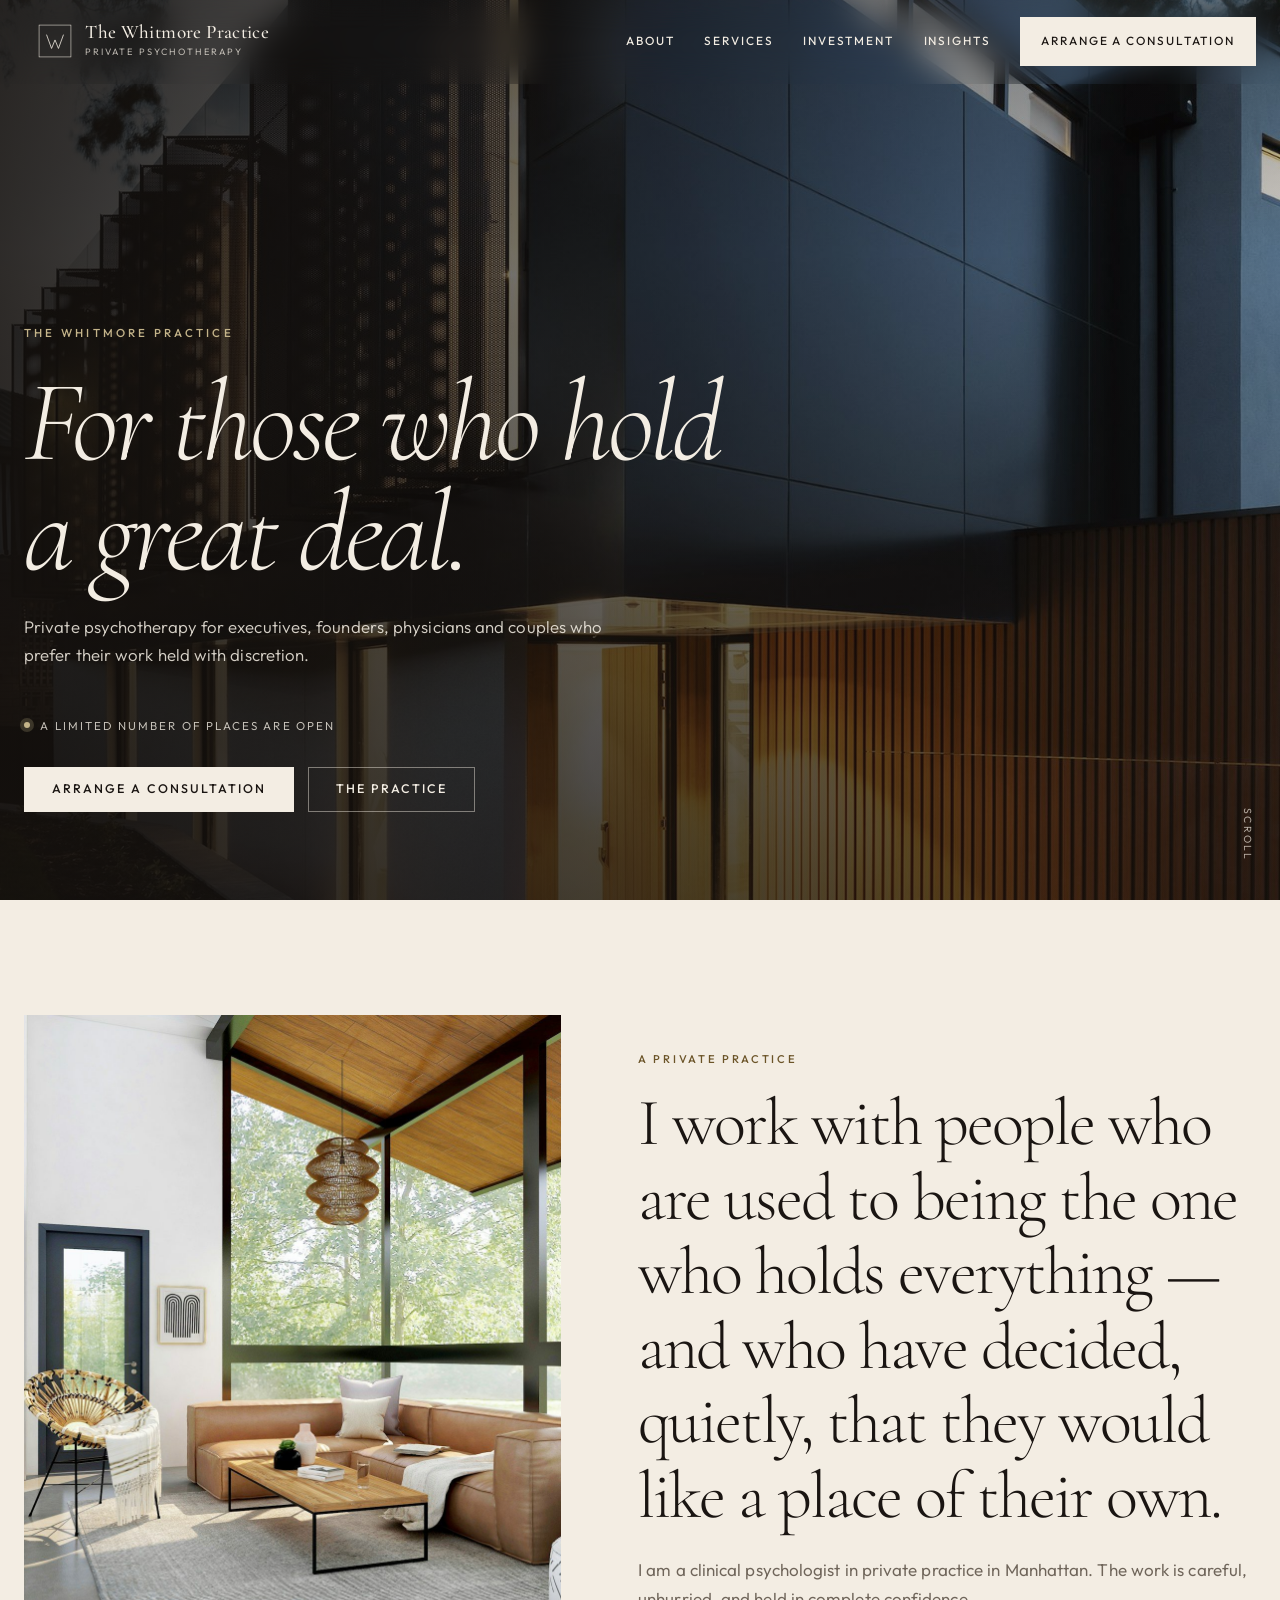
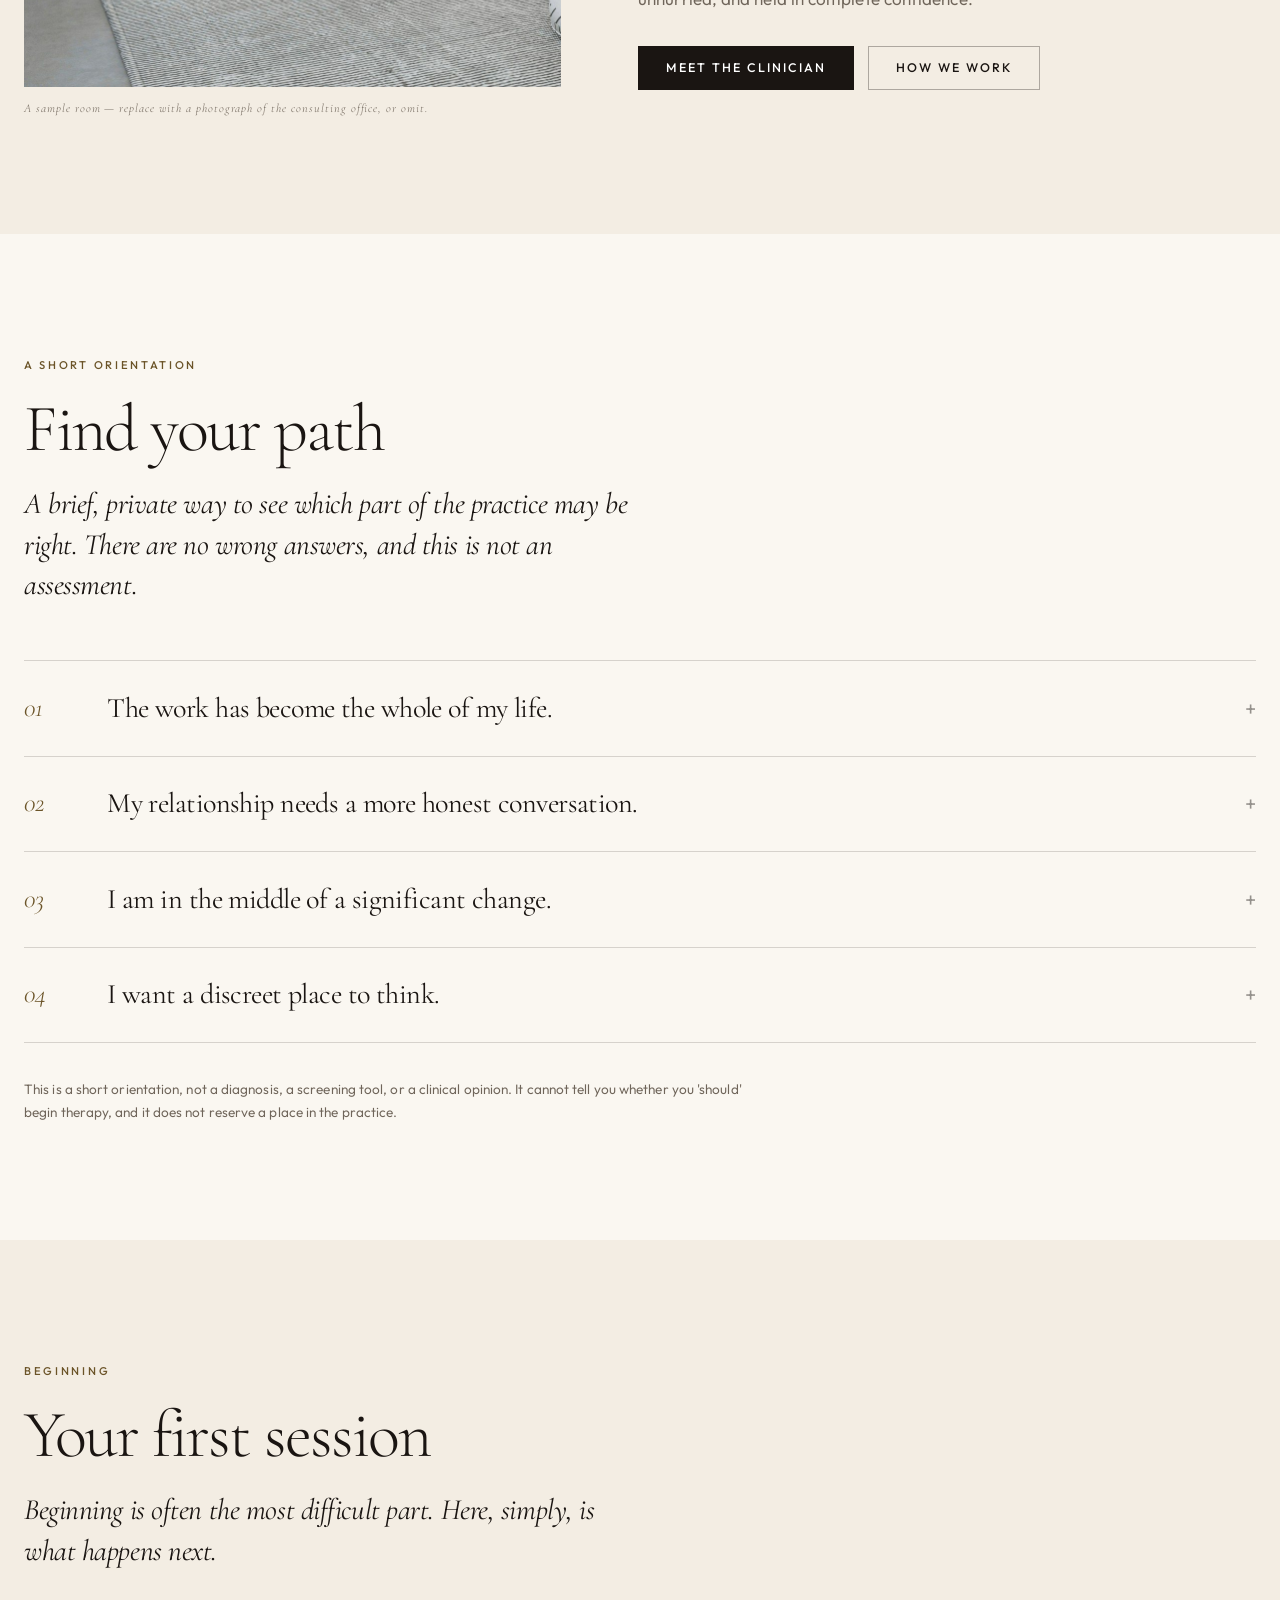
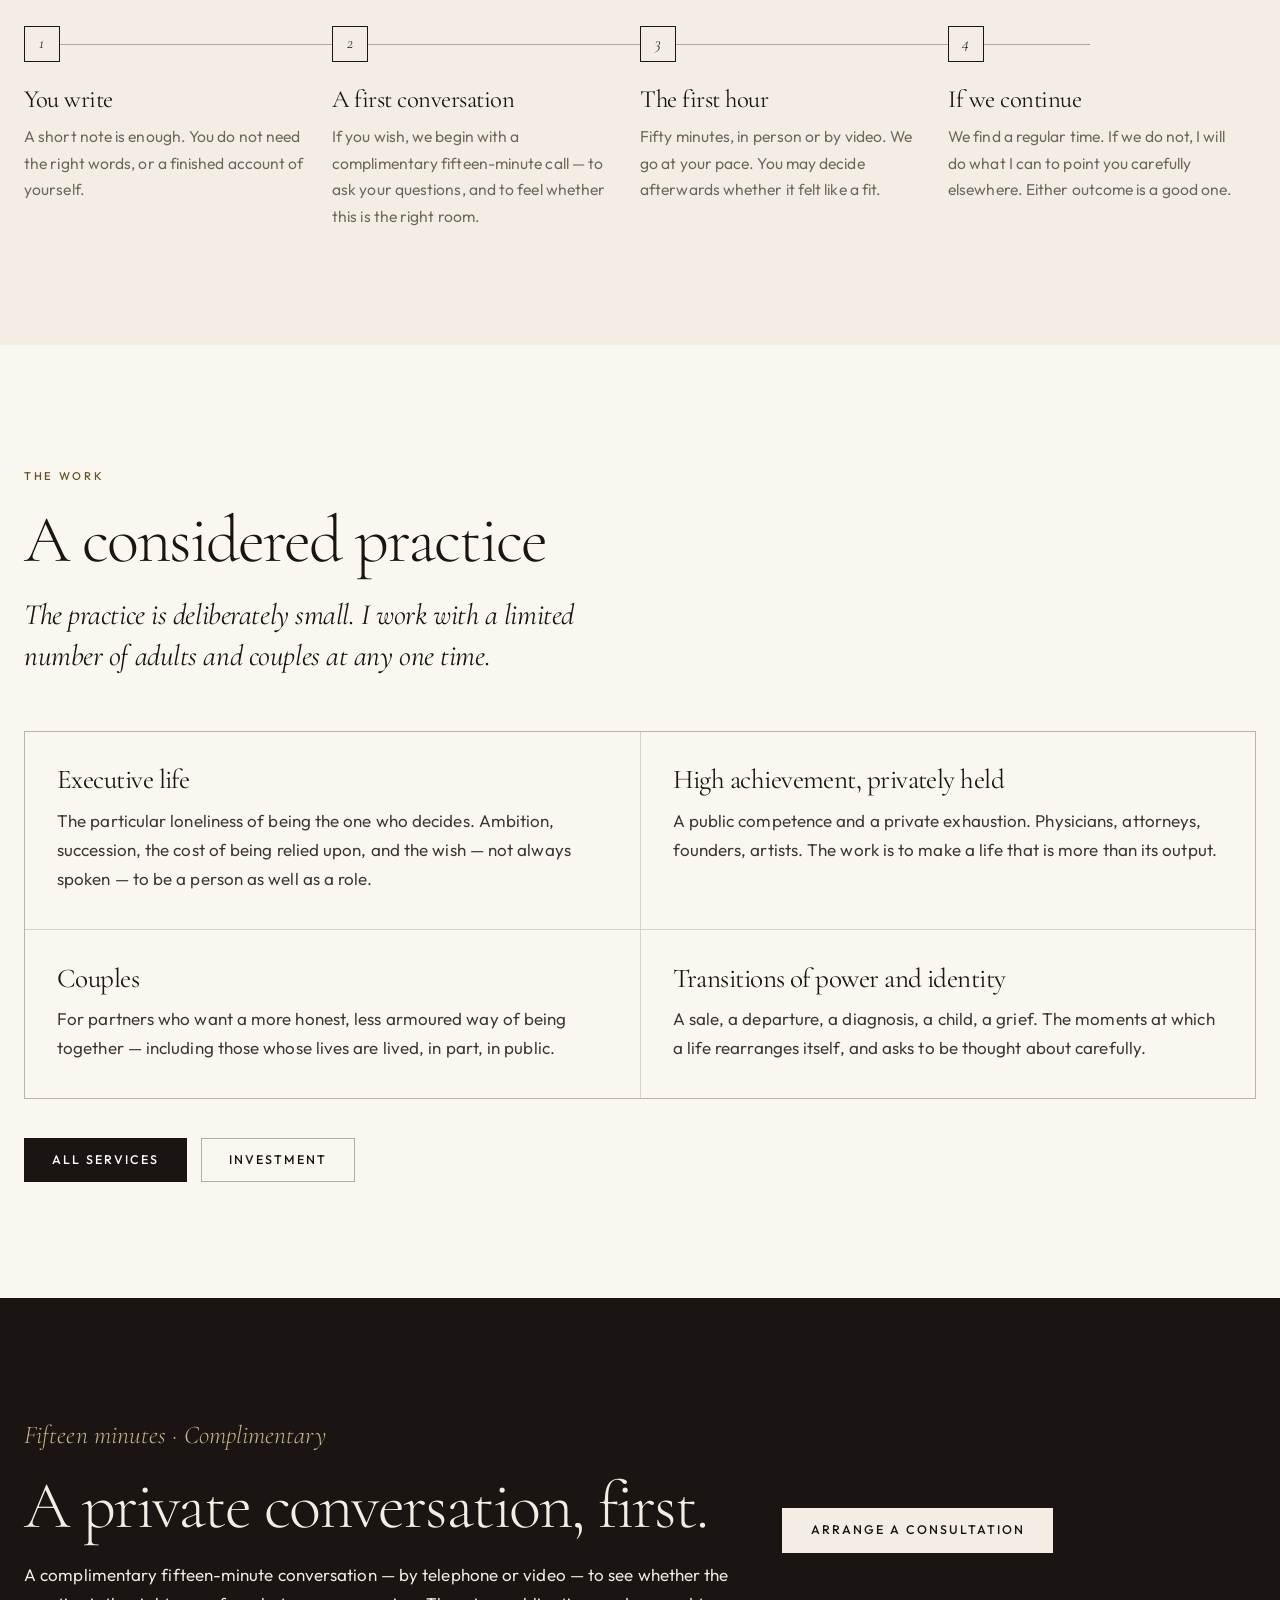
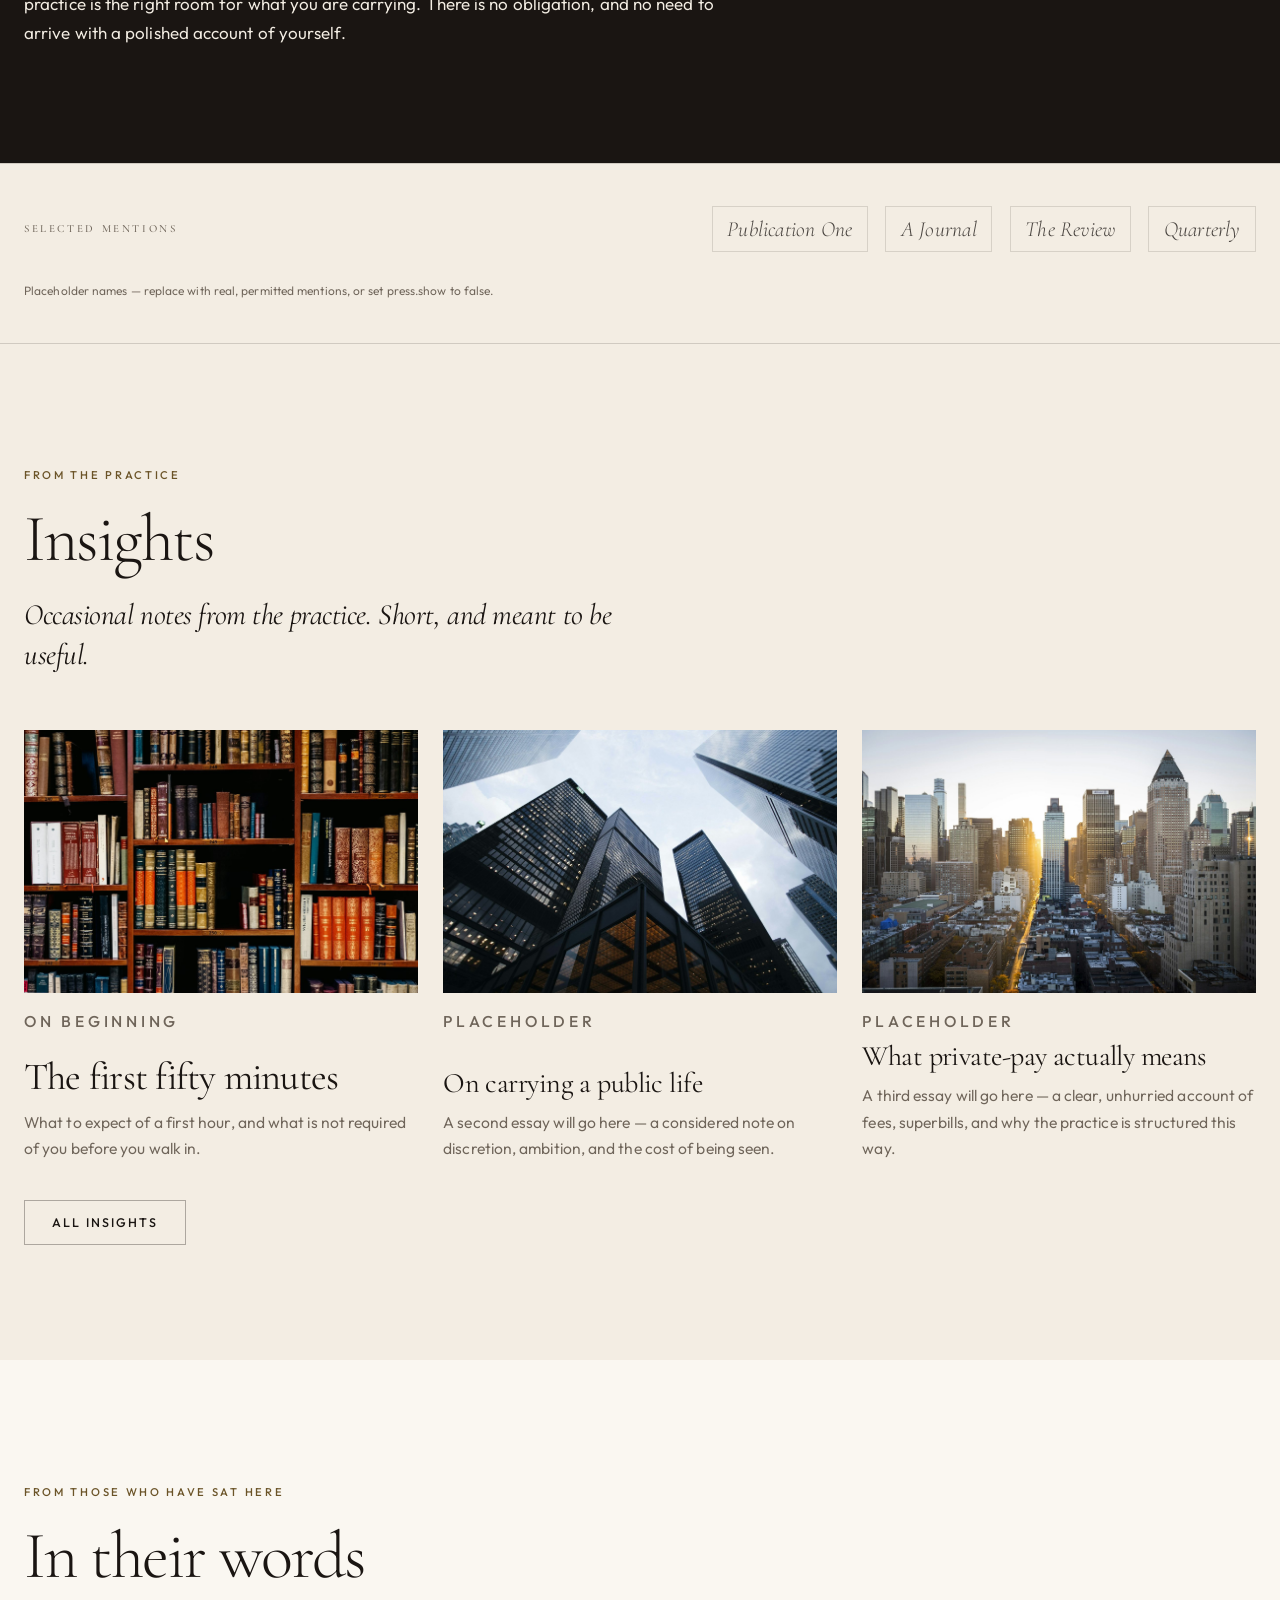
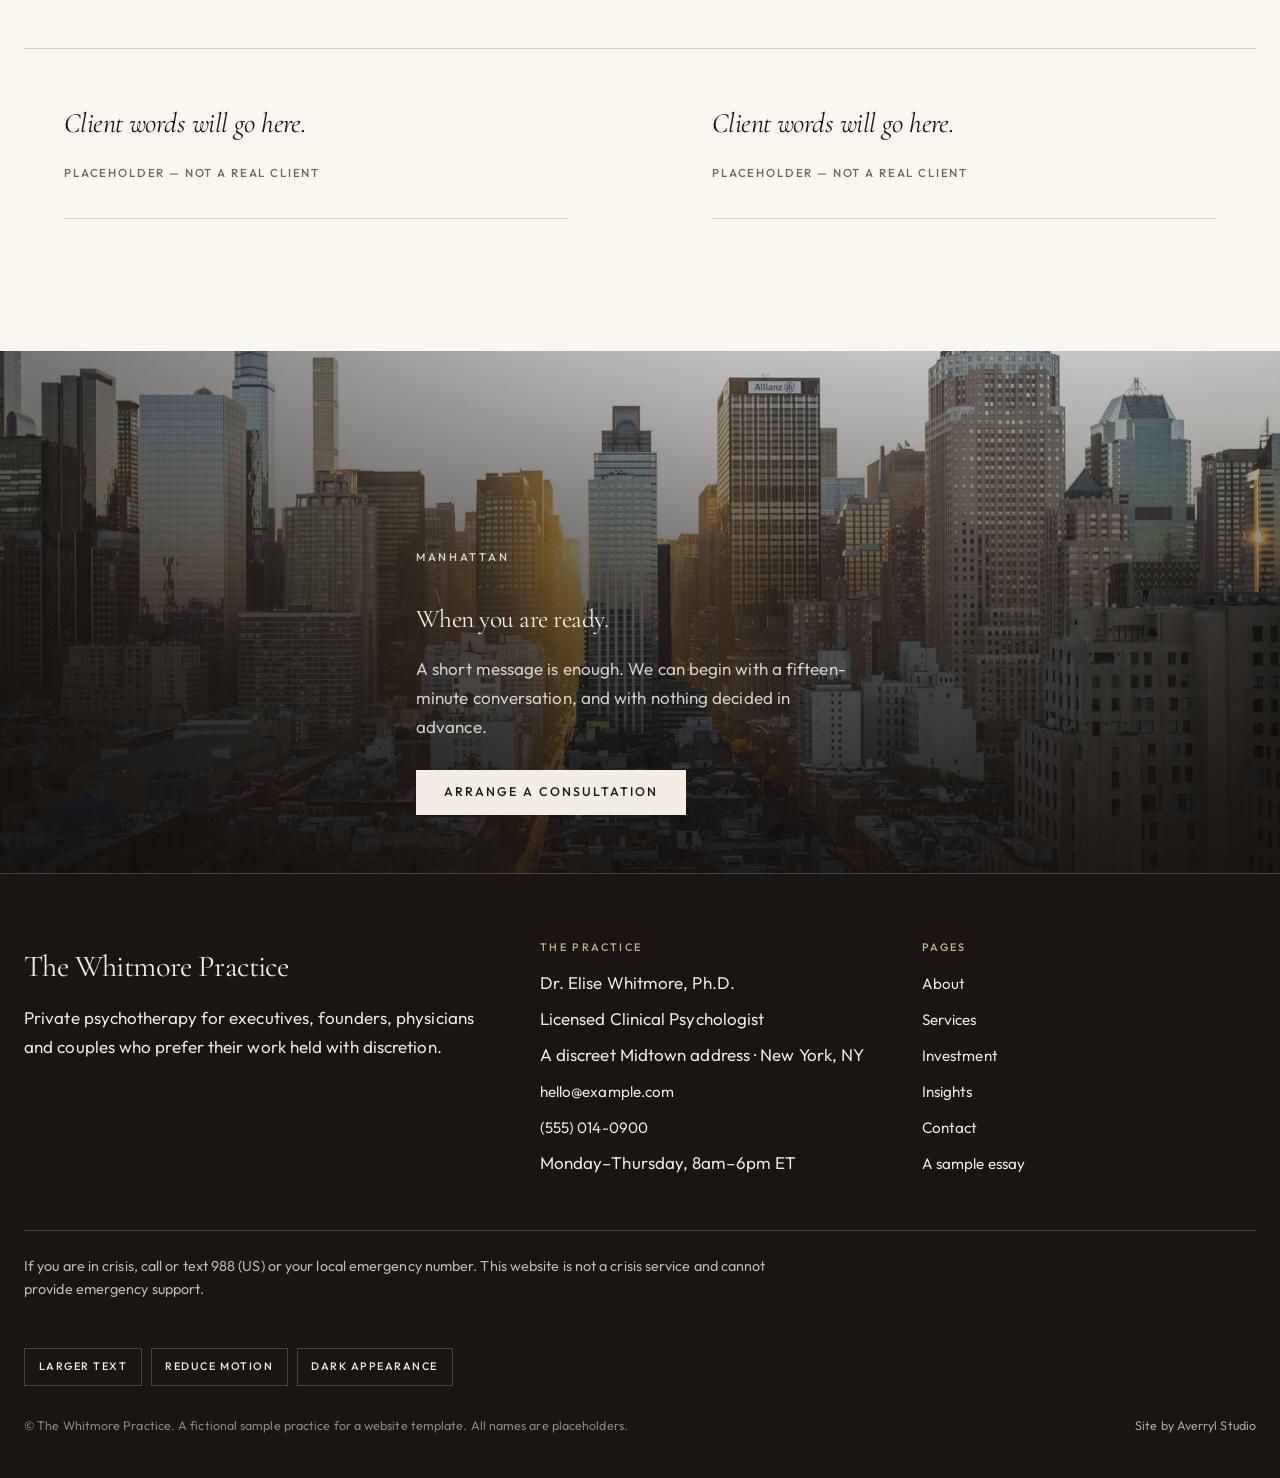
<file: index.html>
<!DOCTYPE html>
<html lang="en">
<head>
  <meta charset="utf-8">
  <meta name="viewport" content="width=device-width, initial-scale=1">
  <title>The Whitmore Practice — Private psychotherapy in Manhattan</title>
  <meta name="description" content="Private psychotherapy in Manhattan for executives, founders, physicians and couples. A discreet, private-pay practice — a sample site for a therapist website template.">
  <meta name="theme-color" content="#1A1512">
  <link rel="canonical" href="https://averrylstudio.github.io/therapist-site-template-luxe/">
  <link rel="icon" href="images/favicon.svg" type="image/svg+xml">
  <link rel="manifest" href="site.webmanifest">
  <meta property="og:type" content="website">
  <meta property="og:title" content="The Whitmore Practice — Private psychotherapy in Manhattan">
  <meta property="og:description" content="Private psychotherapy in Manhattan for executives, founders, physicians and couples. A discreet, private-pay practice — a sample site for a therapist website template.">
  <meta property="og:url" content="https://averrylstudio.github.io/therapist-site-template-luxe/">
  <meta property="og:image" content="https://averrylstudio.github.io/therapist-site-template-luxe/images/entrance.jpg">
  <meta property="og:image:alt" content="A modern house at dusk, warm light at the doorway — a placeholder photograph.">
  <meta name="twitter:card" content="summary_large_image">
  <meta name="twitter:title" content="The Whitmore Practice — Private psychotherapy in Manhattan">
  <meta name="twitter:description" content="Private psychotherapy in Manhattan for executives, founders, physicians and couples. A discreet, private-pay practice — a sample site for a therapist website template.">
  <meta name="twitter:image" content="https://averrylstudio.github.io/therapist-site-template-luxe/images/entrance.jpg">
  <link rel="stylesheet" href="css/fonts.css">
  <link rel="stylesheet" href="css/styles.css">
  <script>
    (function () {
      try {
        var t = localStorage.getItem("wp-theme");
        var m = localStorage.getItem("wp-motion");
        var y = localStorage.getItem("wp-type");
        if (t) document.documentElement.setAttribute("data-theme", t);
        if (m) document.documentElement.setAttribute("data-motion", m);
        if (y) document.documentElement.setAttribute("data-type", y);
      } catch (e) {}
    })();
  </script>
    <script type="application/ld+json">
  {
    "@context": "https://schema.org",
    "@type": "ProfessionalService",
    "name": "The Whitmore Practice",
    "description": "Private psychotherapy in Manhattan for executives, founders, physicians and couples. A discreet, private-pay practice.",
    "url": "https://averrylstudio.github.io/therapist-site-template-luxe/",
    "email": "hello@example.com",
    "telephone": "(555) 014-0900",
    "image": "https://averrylstudio.github.io/therapist-site-template-luxe/images/entrance.jpg",
    "address": {
      "@type": "PostalAddress",
      "addressLocality": "New York",
      "addressRegion": "New York",
      "addressCountry": "US"
    },
    "founder": {
      "@type": "Person",
      "name": "Dr. Elise Whitmore",
      "jobTitle": "Licensed Clinical Psychologist"
    },
    "areaServed": [
      {"@type": "State", "name": "New York"},
      {"@type": "State", "name": "Connecticut"},
      {"@type": "State", "name": "New Jersey"}
    ],
    "priceRange": "$$$"
  }
  </script>
</head>
<body class="has-hero">
<a class="skip" href="#main">Skip to content</a>
  <header class="site-header">
    <div class="header-inner">
      <a class="brand" href="index.html" data-brand>
        <img class="brand-logo" data-logo alt="" hidden>
        <svg class="mark" data-mark viewBox="0 0 64 64" fill="none" aria-hidden="true">
        <rect x="2" y="2" width="60" height="60" stroke="currentColor" stroke-width="1"/>
        <path d="M16 20l9.5 26 6.5-16 6.5 16L48 20" stroke="currentColor" stroke-width="1.5" stroke-linejoin="miter"/>
      </svg>
        <span class="wordmark" data-wordmark>
          <span class="wordmark-name" data-practice-name>The Whitmore Practice</span>
          <span class="wordmark-sub">Private psychotherapy</span>
        </span>
      </a>
      <nav class="nav" aria-label="Primary">
        <a href="about.html">About</a>
        <a href="services.html">Services</a>
        <a href="investment.html">Investment</a>
        <a href="insights.html">Insights</a>
        <a class="nav-cta" data-consult-cta href="contact.html">Request a consult</a>
      </nav>
      <button class="menu-toggle" id="menu-toggle" type="button" aria-expanded="false" aria-controls="mobile-panel" aria-label="Open menu">
        <span class="hamburger" aria-hidden="true"><span></span><span></span><span></span></span>
      </button>
    </div>
  </header>
  <nav class="mobile-panel" id="mobile-panel" aria-hidden="true" aria-label="Mobile">
    <a href="index.html">Home</a>
    <a href="about.html">About</a>
    <a href="services.html">Services</a>
    <a href="investment.html">Investment</a>
    <a href="insights.html">Insights</a>
    <a href="contact.html">Contact</a>
    <a class="nav-cta" data-consult-cta href="contact.html">Request a consult</a>
  </nav>

  <main id="main">

    <section class="hero" aria-label="Introduction">
      <div class="hero-media">
        <img data-photo="hero" src="images/entrance.jpg" alt="A modern house at dusk, warm light falling from an open doorway — placeholder photograph." width="1600" height="2400">
        <div class="hero-shade" aria-hidden="true"></div>
      </div>
      <div class="hero-inner">
        <p class="hero-kicker reveal" data-practice-name>The Whitmore Practice</p>
        <h1 class="hero-title reveal d1" data-tagline>For those who hold a great deal.</h1>
        <p class="hero-sub reveal d2" data-short>Private psychotherapy for executives, founders, physicians and couples who prefer their work held with discretion.</p>
        <p class="hero-status reveal d2" data-accepting>A limited number of places are open</p>
        <div class="btn-row reveal d3">
          <a class="btn btn-primary" data-consult-cta href="contact.html">Arrange a consultation</a>
          <a class="btn btn-ghost" href="about.html">The practice</a>
        </div>
      </div>
      <p class="hero-scroll" aria-hidden="true">Scroll</p>
    </section>

    <section class="section" aria-labelledby="intro-title">
      <div class="wrap intro-band">
        <figure class="reveal">
          <img data-photo="room" src="images/room.jpg" alt="A sunlit room with a leather sofa and a wall of windows looking onto trees — placeholder photograph." width="1800" height="1350">
          <figcaption>A sample room — replace with a photograph of the consulting office, or omit.</figcaption>
        </figure>
        <div class="intro-copy reveal d2">
          <p class="eyebrow">A private practice</p>
          <h2 id="intro-title" data-about-lead>I work with people who are used to being the one who holds everything — and who have decided, quietly, that they would like a place of their own.</h2>
          <p class="muted" data-bio-short>I am a clinical psychologist in private practice in Manhattan. The work is careful, unhurried, and held in complete confidence.</p>
          <div class="btn-row" style="margin-top:2rem">
            <a class="btn btn-primary" href="about.html">Meet the clinician</a>
            <a class="btn btn-ghost" href="services.html">How we work</a>
          </div>
        </div>
      </div>
    </section>

    <section class="section section-elev" aria-labelledby="path-title" data-path>
      <div class="wrap">
        <div class="section-head">
          <p class="eyebrow">A short orientation</p>
          <h2 id="path-title" data-path-title>Find your path</h2>
          <p class="lede" data-path-intro>A brief, private way to see which part of the practice may be right. There are no wrong answers, and this is not an assessment.</p>
        </div>
        <div class="path-list" data-path-list></div>
        <p class="path-note" data-path-disclaimer>This is a short orientation, not a diagnosis, a screening tool, or a clinical opinion. It cannot tell you whether you “should” begin therapy, and it does not reserve a place in the practice.</p>
      </div>
    </section>

    <section class="section" aria-labelledby="first-title">
      <div class="wrap">
        <div class="section-head">
          <p class="eyebrow">Beginning</p>
          <h2 id="first-title">Your first session</h2>
          <p class="lede" data-first-intro>Beginning is often the most difficult part. Here, simply, is what happens next.</p>
        </div>
        <div class="steps" data-steps></div>
      </div>
    </section>

    <section class="section section-elev" aria-labelledby="svc-title">
      <div class="wrap">
        <div class="section-head">
          <p class="eyebrow">The work</p>
          <h2 id="svc-title">A considered practice</h2>
          <p class="lede" data-specialties-intro>The practice is deliberately small. I work with a limited number of adults and couples at any one time.</p>
        </div>
        <div class="cards-2" data-specialties></div>
        <div class="btn-row" style="margin-top:2.4rem">
          <a class="btn btn-primary" href="services.html">All services</a>
          <a class="btn btn-ghost" href="investment.html">Investment</a>
        </div>
      </div>
    </section>

    <section class="section section-ink" aria-labelledby="consult-title">
      <div class="wrap consult-block">
        <div>
          <p class="consult-offer" data-consult-duration>Fifteen minutes · Complimentary</p>
          <h2 id="consult-title" data-consult-title>A private conversation, first.</h2>
          <p data-consult-text>A complimentary fifteen-minute conversation — by telephone or video — to see whether the practice is the right room for what you are carrying. There is no obligation, and no need to arrive with a polished account of yourself.</p>
        </div>
        <div>
          <a class="btn btn-primary" data-consult-cta href="contact.html">Arrange a consultation</a>
        </div>
      </div>
    </section>

    <section class="press" data-press aria-labelledby="press-title">
      <div class="wrap press-row">
        <h2 class="press-heading" id="press-title" data-press-heading>Selected mentions</h2>
        <div class="press-items" data-press-items></div>
        <p class="press-note" data-press-note>Placeholder names — replace with real, permitted mentions, or set press.show to false.</p>
      </div>
    </section>

    <section class="section" aria-labelledby="insights-title">
      <div class="wrap">
        <div class="section-head">
          <p class="eyebrow">From the practice</p>
          <h2 id="insights-title">Insights</h2>
          <p class="lede" data-articles-intro>Occasional notes from the practice. Short, and meant to be useful.</p>
        </div>
        <div class="articles" data-articles></div>
        <div class="btn-row" style="margin-top:2.4rem">
          <a class="btn btn-ghost" href="insights.html">All insights</a>
        </div>
      </div>
    </section>

    <section class="section section-elev" aria-labelledby="words-title">
      <div class="wrap">
        <div class="section-head">
          <p class="eyebrow">From those who have sat here</p>
          <h2 id="words-title" data-testimonials-heading>In their words</h2>
        </div>
        <div class="quotes" data-testimonials></div>
      </div>
    </section>

    <section class="bleed" aria-labelledby="city-title">
      <img data-photo="city" src="images/city.jpg" alt="Manhattan at sunrise, light along the avenues — placeholder photograph." width="1800" height="1200">
      <div class="bleed-shade" aria-hidden="true"></div>
      <div class="bleed-copy">
        <p class="eyebrow">Manhattan</p>
        <h2 id="city-title" data-closing-title>When you are ready.</h2>
        <p data-closing-text>A short message is enough. We can begin with a fifteen-minute conversation, and with nothing decided in advance.</p>
        <div class="btn-row" style="margin-top:1.8rem">
          <a class="btn btn-primary" data-consult-cta href="contact.html">Arrange a consultation</a>
        </div>
      </div>
    </section>

  </main>
  <footer class="site-footer">
    <div class="wrap">
      <div class="footer-grid">
        <div>
          <p class="footer-brand" data-practice-name>The Whitmore Practice</p>
          <p data-short>Private psychotherapy for executives, founders, physicians and couples who prefer their work held with discretion.</p>
        </div>
        <div class="footer-col">
          <h3>The practice</h3>
          <ul>
            <li><span data-therapist-name>Dr. Elise Whitmore, Ph.D.</span></li>
            <li><span data-title>Licensed Clinical Psychologist</span></li>
            <li><span data-address>A discreet Midtown address · New York, NY</span></li>
            <li><a data-email href="mailto:hello@example.com">hello@example.com</a></li>
            <li><a data-phone href="tel:5550140900">(555) 014-0900</a></li>
            <li><span data-hours>Monday–Thursday, 8am–6pm ET</span></li>
          </ul>
        </div>
        <div class="footer-col">
          <h3>Pages</h3>
          <ul>
            <li><a href="about.html">About</a></li>
            <li><a href="services.html">Services</a></li>
            <li><a href="investment.html">Investment</a></li>
            <li><a href="insights.html">Insights</a></li>
            <li><a href="contact.html">Contact</a></li>
            <li><a href="article.html">A sample essay</a></li>
          </ul>
        </div>
      </div>
      <p class="crisis" data-crisis>If you are in crisis, call or text 988 (US) or your local emergency number. This website is not a crisis service and cannot provide emergency support.</p>
      <div class="comfort" id="comfort" role="group" aria-label="Comfort controls">
        <button type="button" id="comfort-type" aria-pressed="false">Larger text</button>
        <button type="button" id="comfort-motion" aria-pressed="false">Reduce motion</button>
        <button type="button" id="comfort-theme" aria-pressed="false">Dark appearance</button>
      </div>
      <div class="footer-base">
        <p>© The Whitmore Practice. A fictional sample practice for a website template. All names are placeholders.</p>
        <p data-footer-credit><a href="https://averryl.com">Site by Averryl Studio</a></p>
      </div>
    </div>
  </footer>
  <script src="site.config.js"></script>
  <script src="js/app.js"></script>
</body>
</html>
</file>
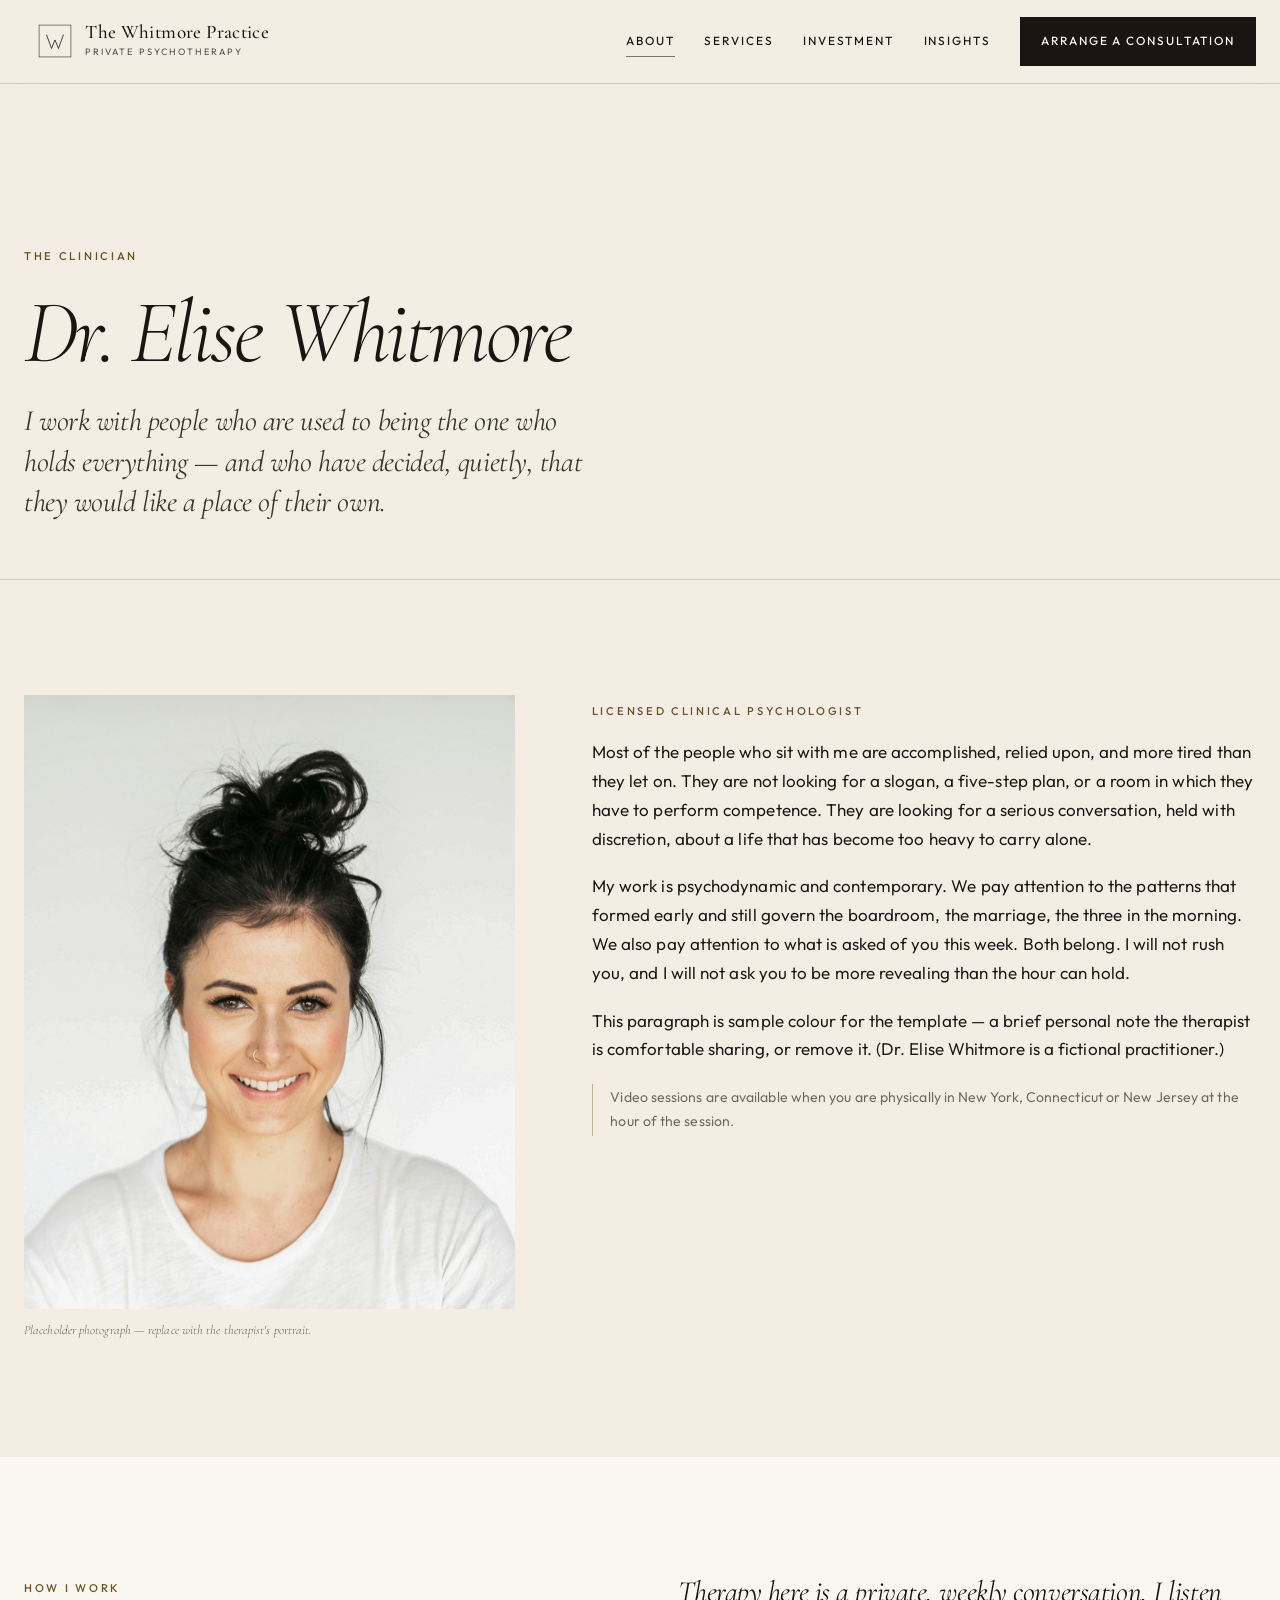
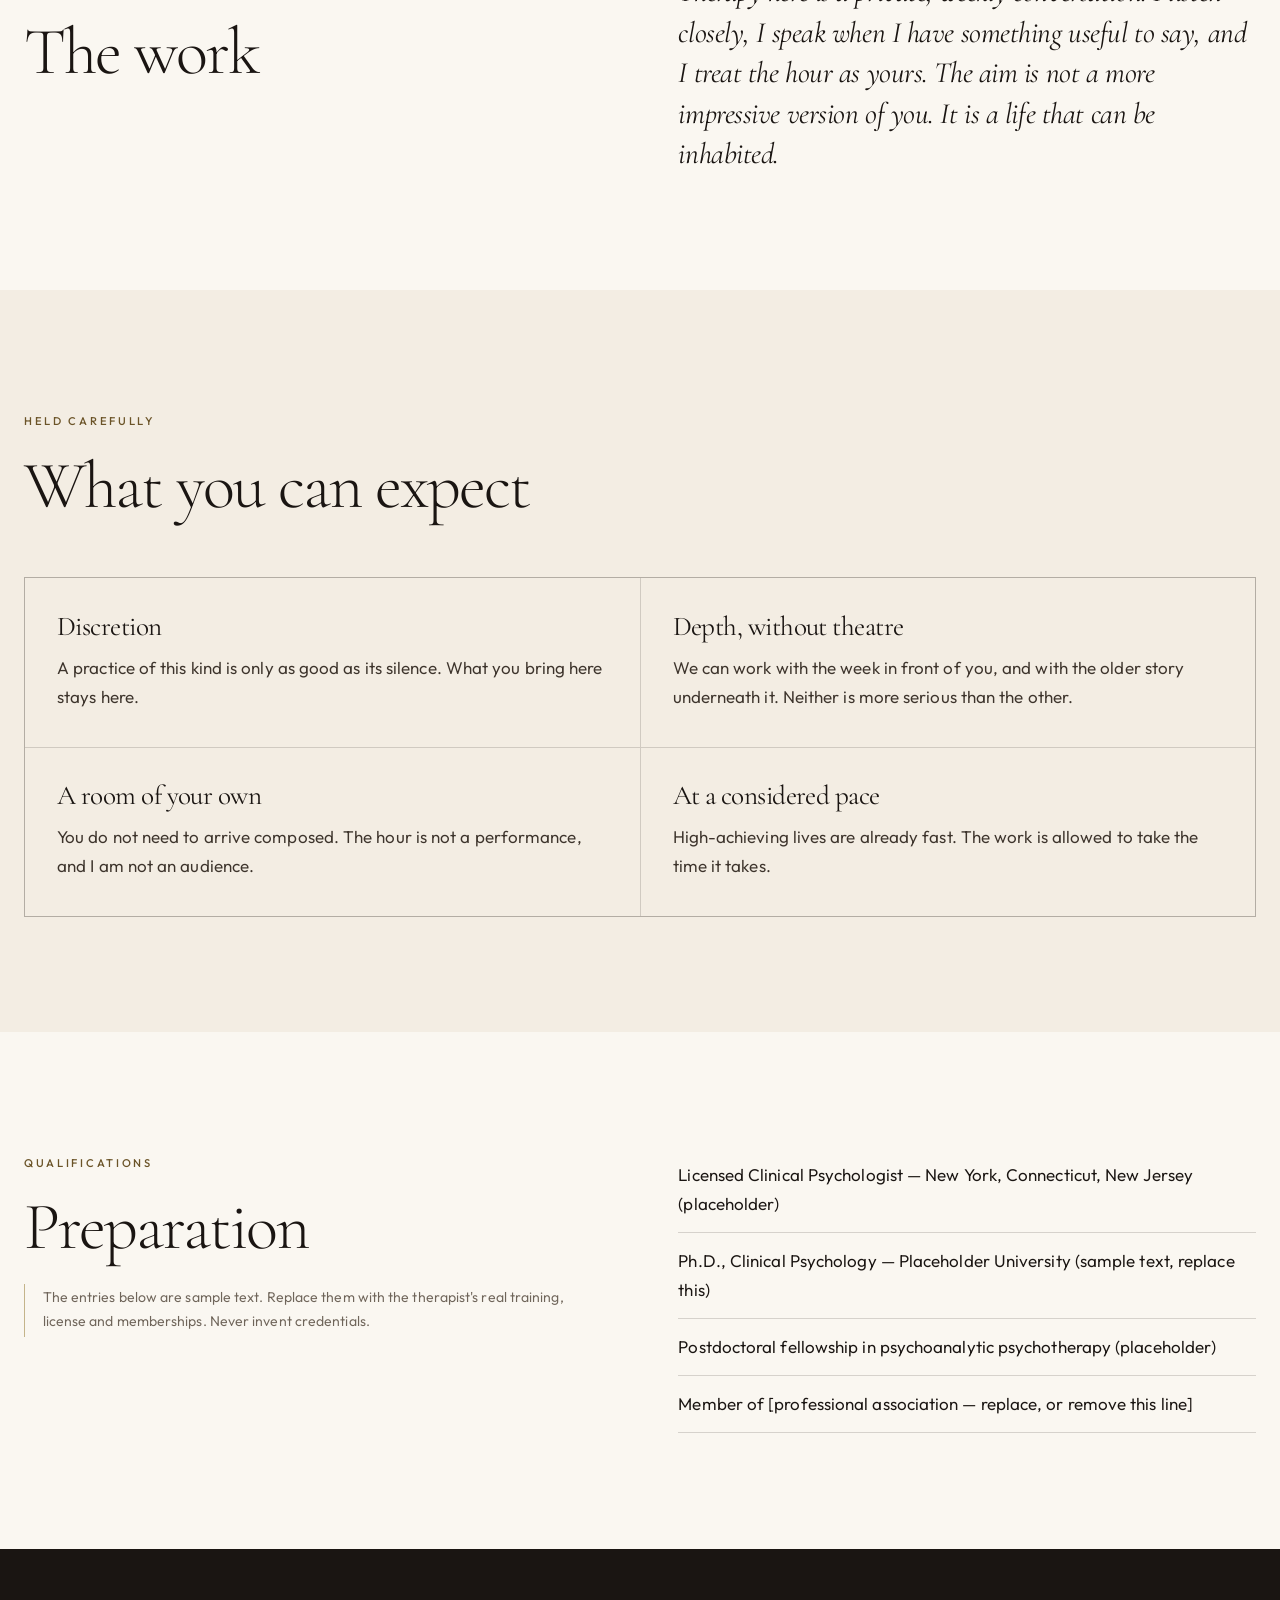
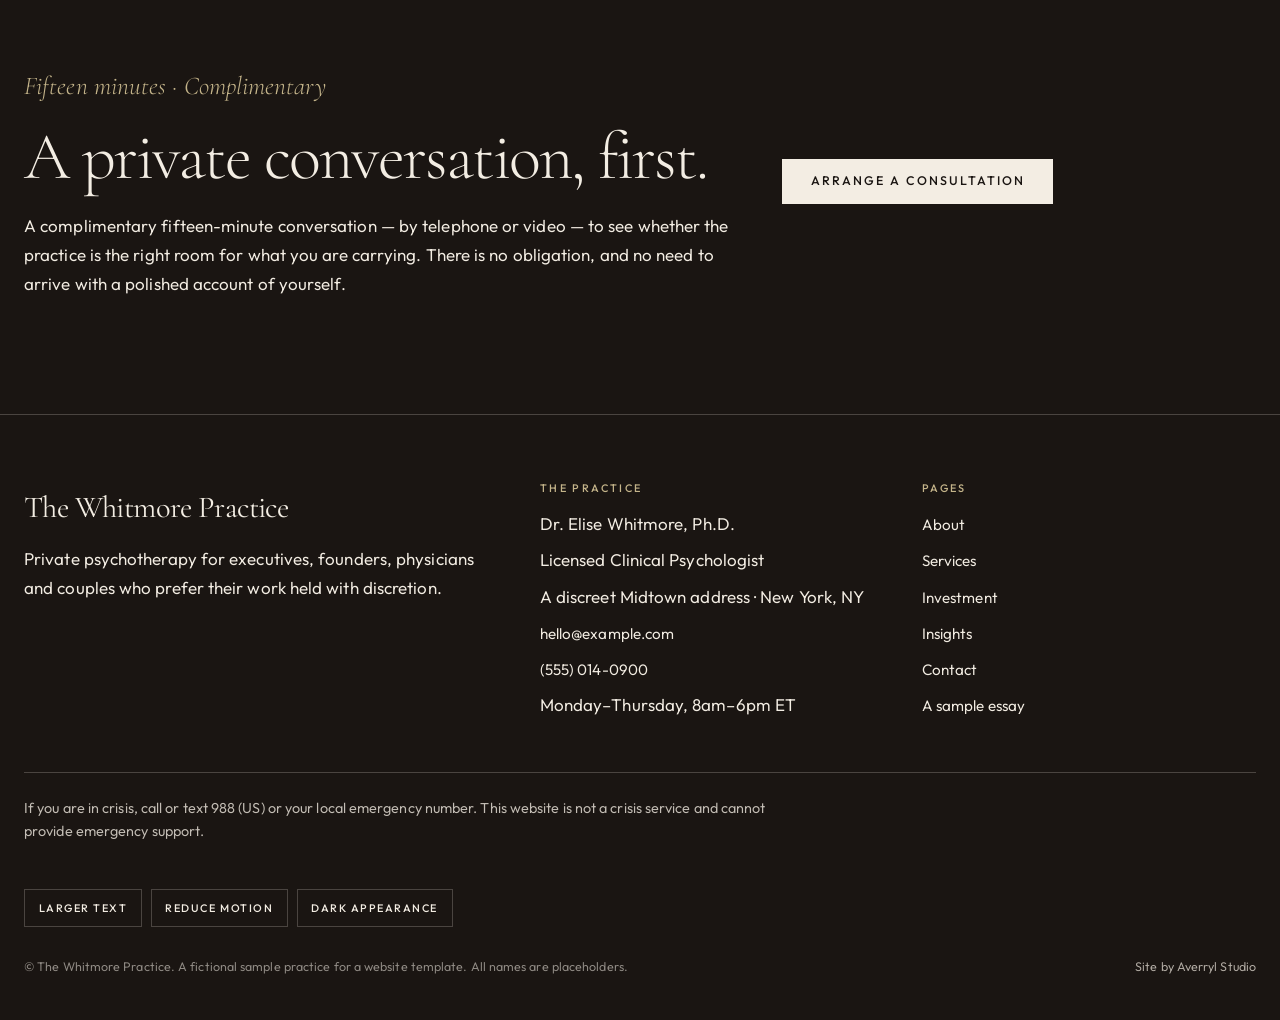
<file: about.html>
<!DOCTYPE html>
<html lang="en">
<head>
  <meta charset="utf-8">
  <meta name="viewport" content="width=device-width, initial-scale=1">
  <title>About — The Whitmore Practice</title>
  <meta name="description" content="Meet Dr. Elise Whitmore, a licensed clinical psychologist in a Manhattan private practice. A sample biography for a therapist website template.">
  <meta name="theme-color" content="#1A1512">
  <link rel="canonical" href="https://averrylstudio.github.io/therapist-site-template-luxe/about.html">
  <link rel="icon" href="images/favicon.svg" type="image/svg+xml">
  <link rel="manifest" href="site.webmanifest">
  <meta property="og:type" content="website">
  <meta property="og:title" content="About — The Whitmore Practice">
  <meta property="og:description" content="Meet Dr. Elise Whitmore, a licensed clinical psychologist in a Manhattan private practice. A sample biography for a therapist website template.">
  <meta property="og:url" content="https://averrylstudio.github.io/therapist-site-template-luxe/about.html">
  <meta property="og:image" content="https://averrylstudio.github.io/therapist-site-template-luxe/images/entrance.jpg">
  <meta property="og:image:alt" content="A modern house at dusk, warm light at the doorway — a placeholder photograph.">
  <meta name="twitter:card" content="summary_large_image">
  <meta name="twitter:title" content="About — The Whitmore Practice">
  <meta name="twitter:description" content="Meet Dr. Elise Whitmore, a licensed clinical psychologist in a Manhattan private practice. A sample biography for a therapist website template.">
  <meta name="twitter:image" content="https://averrylstudio.github.io/therapist-site-template-luxe/images/entrance.jpg">
  <link rel="stylesheet" href="css/fonts.css">
  <link rel="stylesheet" href="css/styles.css">
  <script>
    (function () {
      try {
        var t = localStorage.getItem("wp-theme");
        var m = localStorage.getItem("wp-motion");
        var y = localStorage.getItem("wp-type");
        if (t) document.documentElement.setAttribute("data-theme", t);
        if (m) document.documentElement.setAttribute("data-motion", m);
        if (y) document.documentElement.setAttribute("data-type", y);
      } catch (e) {}
    })();
  </script>
  
</head>
<body>
<a class="skip" href="#main">Skip to content</a>
  <header class="site-header">
    <div class="header-inner">
      <a class="brand" href="index.html" data-brand>
        <img class="brand-logo" data-logo alt="" hidden>
        <svg class="mark" data-mark viewBox="0 0 64 64" fill="none" aria-hidden="true">
        <rect x="2" y="2" width="60" height="60" stroke="currentColor" stroke-width="1"/>
        <path d="M16 20l9.5 26 6.5-16 6.5 16L48 20" stroke="currentColor" stroke-width="1.5" stroke-linejoin="miter"/>
      </svg>
        <span class="wordmark" data-wordmark>
          <span class="wordmark-name" data-practice-name>The Whitmore Practice</span>
          <span class="wordmark-sub">Private psychotherapy</span>
        </span>
      </a>
      <nav class="nav" aria-label="Primary">
        <a href="about.html">About</a>
        <a href="services.html">Services</a>
        <a href="investment.html">Investment</a>
        <a href="insights.html">Insights</a>
        <a class="nav-cta" data-consult-cta href="contact.html">Request a consult</a>
      </nav>
      <button class="menu-toggle" id="menu-toggle" type="button" aria-expanded="false" aria-controls="mobile-panel" aria-label="Open menu">
        <span class="hamburger" aria-hidden="true"><span></span><span></span><span></span></span>
      </button>
    </div>
  </header>
  <nav class="mobile-panel" id="mobile-panel" aria-hidden="true" aria-label="Mobile">
    <a href="index.html">Home</a>
    <a href="about.html">About</a>
    <a href="services.html">Services</a>
    <a href="investment.html">Investment</a>
    <a href="insights.html">Insights</a>
    <a href="contact.html">Contact</a>
    <a class="nav-cta" data-consult-cta href="contact.html">Request a consult</a>
  </nav>

  <main id="main">

    <header class="page-hero">
      <div class="wrap">
        <p class="eyebrow">The clinician</p>
        <h1 data-therapist-name data-short>Dr. Elise Whitmore</h1>
        <p class="lede" data-about-lead>I work with people who are used to being the one who holds everything — and who have decided, quietly, that they would like a place of their own.</p>
      </div>
    </header>

    <section class="section">
      <div class="wrap split uneven top">
        <figure class="portrait-frame">
          <img data-photo="portrait" src="images/portrait.jpg" alt="Placeholder portrait (stock photograph). Replace with the therapist's own photograph." width="1200" height="1510">
          <figcaption data-photo-caption="portrait">Placeholder photograph — replace with the therapist's portrait.</figcaption>
        </figure>
        <div>
          <p class="eyebrow" data-title>Licensed Clinical Psychologist</p>
          <div data-bio>
            <p>Most of the people who sit with me are accomplished, relied upon, and more tired than they let on.</p>
          </div>
          <p class="note-box" data-telehealth>Video sessions are available when you are physically in New York, Connecticut or New Jersey at the hour of the session.</p>
        </div>
      </div>
    </section>

    <section class="section section-elev" aria-labelledby="approach-title">
      <div class="wrap split top">
        <div>
          <p class="eyebrow">How I work</p>
          <h2 id="approach-title" data-approach-title>The work</h2>
        </div>
        <p class="lede" data-approach>Therapy here is a private, weekly conversation. I listen closely, I speak when I have something useful to say, and I treat the hour as yours.</p>
      </div>
    </section>

    <section class="section" aria-labelledby="values-title">
      <div class="wrap">
        <div class="section-head">
          <p class="eyebrow">Held carefully</p>
          <h2 id="values-title">What you can expect</h2>
        </div>
        <div class="cards-2" data-values></div>
      </div>
    </section>

    <section class="section section-elev" aria-labelledby="prep-title">
      <div class="wrap split top">
        <div>
          <p class="eyebrow">Qualifications</p>
          <h2 id="prep-title">Preparation</h2>
          <p class="note-box" data-training-note>The entries below are sample text. Replace them with the therapist's real training, license and memberships. Never invent credentials.</p>
        </div>
        <ul class="plain-list" data-training></ul>
      </div>
    </section>

    <section class="section section-ink" aria-labelledby="c2">
      <div class="wrap consult-block">
        <div>
          <p class="consult-offer" data-consult-duration>Fifteen minutes · Complimentary</p>
          <h2 id="c2" data-consult-title>A private conversation, first.</h2>
          <p data-consult-text></p>
        </div>
        <div>
          <a class="btn btn-primary" data-consult-cta href="contact.html">Arrange a consultation</a>
        </div>
      </div>
    </section>

  </main>
  <footer class="site-footer">
    <div class="wrap">
      <div class="footer-grid">
        <div>
          <p class="footer-brand" data-practice-name>The Whitmore Practice</p>
          <p data-short>Private psychotherapy for executives, founders, physicians and couples who prefer their work held with discretion.</p>
        </div>
        <div class="footer-col">
          <h3>The practice</h3>
          <ul>
            <li><span data-therapist-name>Dr. Elise Whitmore, Ph.D.</span></li>
            <li><span data-title>Licensed Clinical Psychologist</span></li>
            <li><span data-address>A discreet Midtown address · New York, NY</span></li>
            <li><a data-email href="mailto:hello@example.com">hello@example.com</a></li>
            <li><a data-phone href="tel:5550140900">(555) 014-0900</a></li>
            <li><span data-hours>Monday–Thursday, 8am–6pm ET</span></li>
          </ul>
        </div>
        <div class="footer-col">
          <h3>Pages</h3>
          <ul>
            <li><a href="about.html">About</a></li>
            <li><a href="services.html">Services</a></li>
            <li><a href="investment.html">Investment</a></li>
            <li><a href="insights.html">Insights</a></li>
            <li><a href="contact.html">Contact</a></li>
            <li><a href="article.html">A sample essay</a></li>
          </ul>
        </div>
      </div>
      <p class="crisis" data-crisis>If you are in crisis, call or text 988 (US) or your local emergency number. This website is not a crisis service and cannot provide emergency support.</p>
      <div class="comfort" id="comfort" role="group" aria-label="Comfort controls">
        <button type="button" id="comfort-type" aria-pressed="false">Larger text</button>
        <button type="button" id="comfort-motion" aria-pressed="false">Reduce motion</button>
        <button type="button" id="comfort-theme" aria-pressed="false">Dark appearance</button>
      </div>
      <div class="footer-base">
        <p>© The Whitmore Practice. A fictional sample practice for a website template. All names are placeholders.</p>
        <p data-footer-credit><a href="https://averryl.com">Site by Averryl Studio</a></p>
      </div>
    </div>
  </footer>
  <script src="site.config.js"></script>
  <script src="js/app.js"></script>
</body>
</html>
</file>
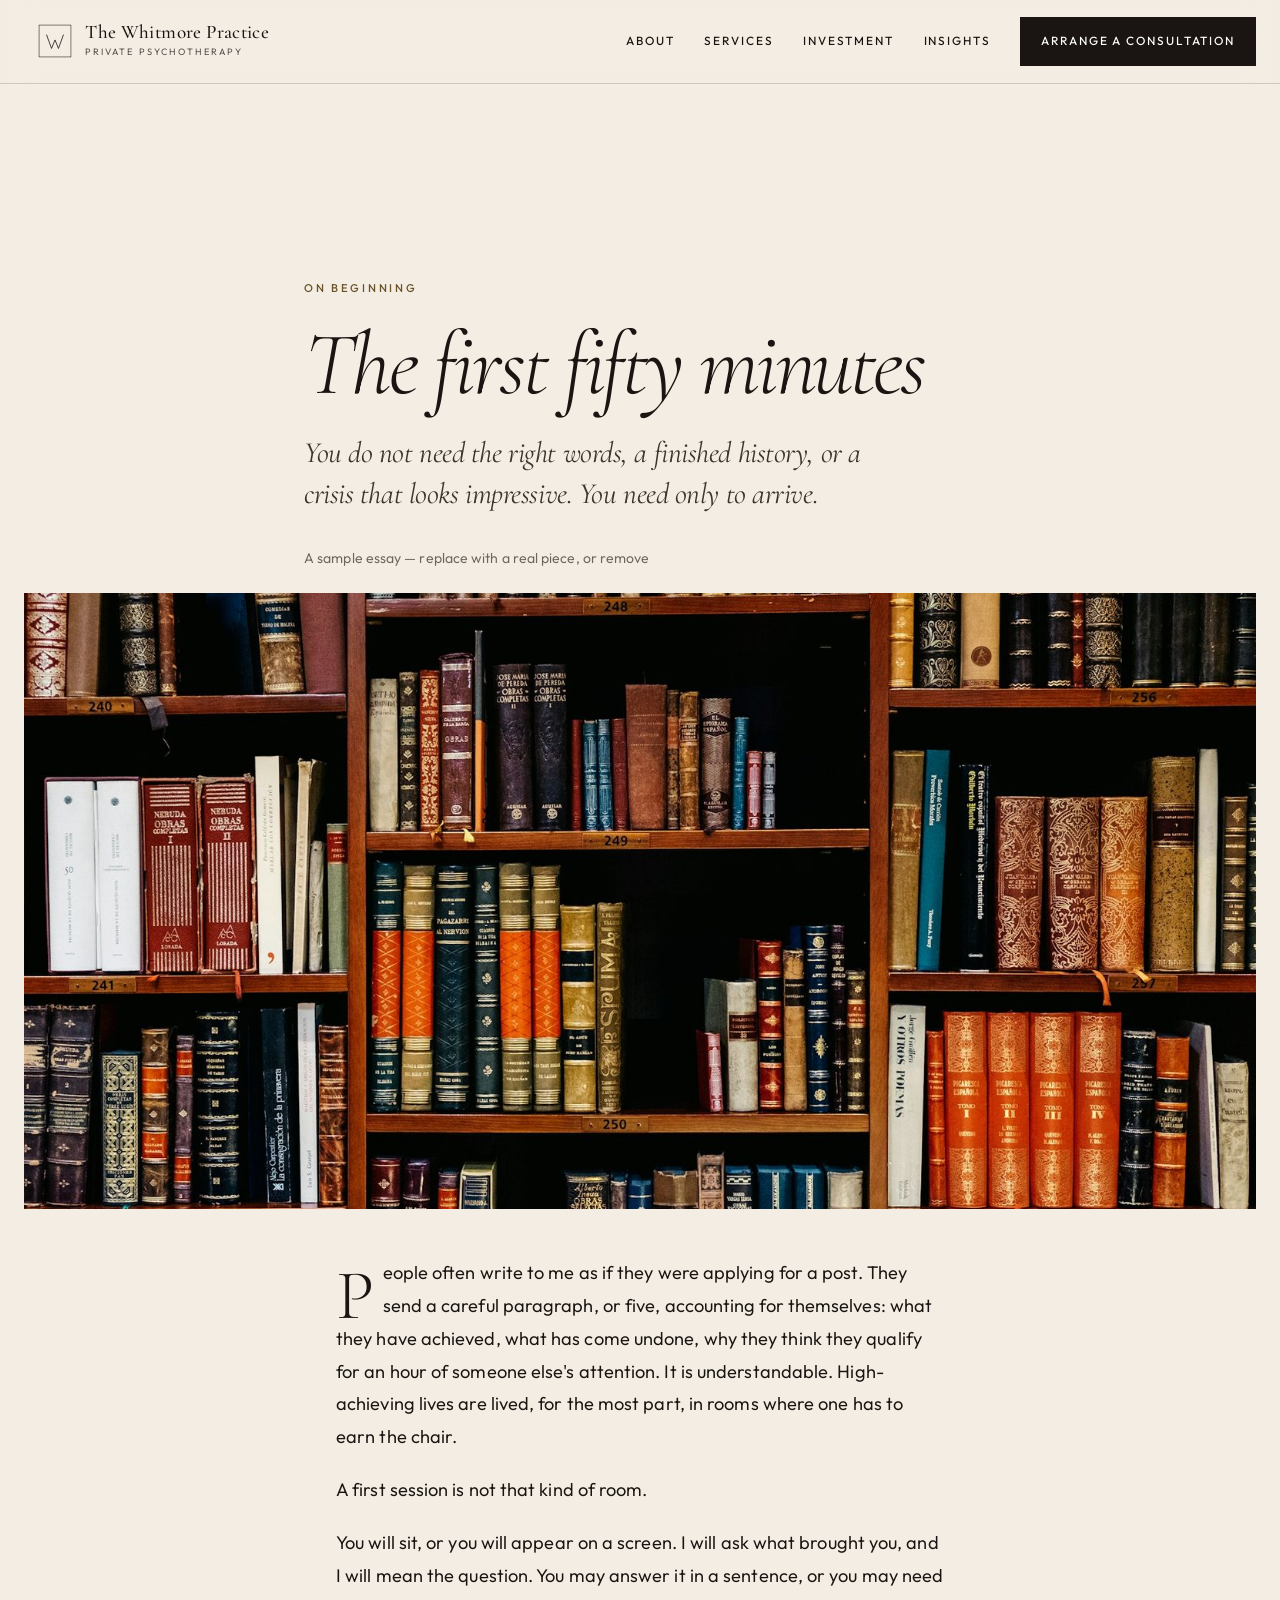
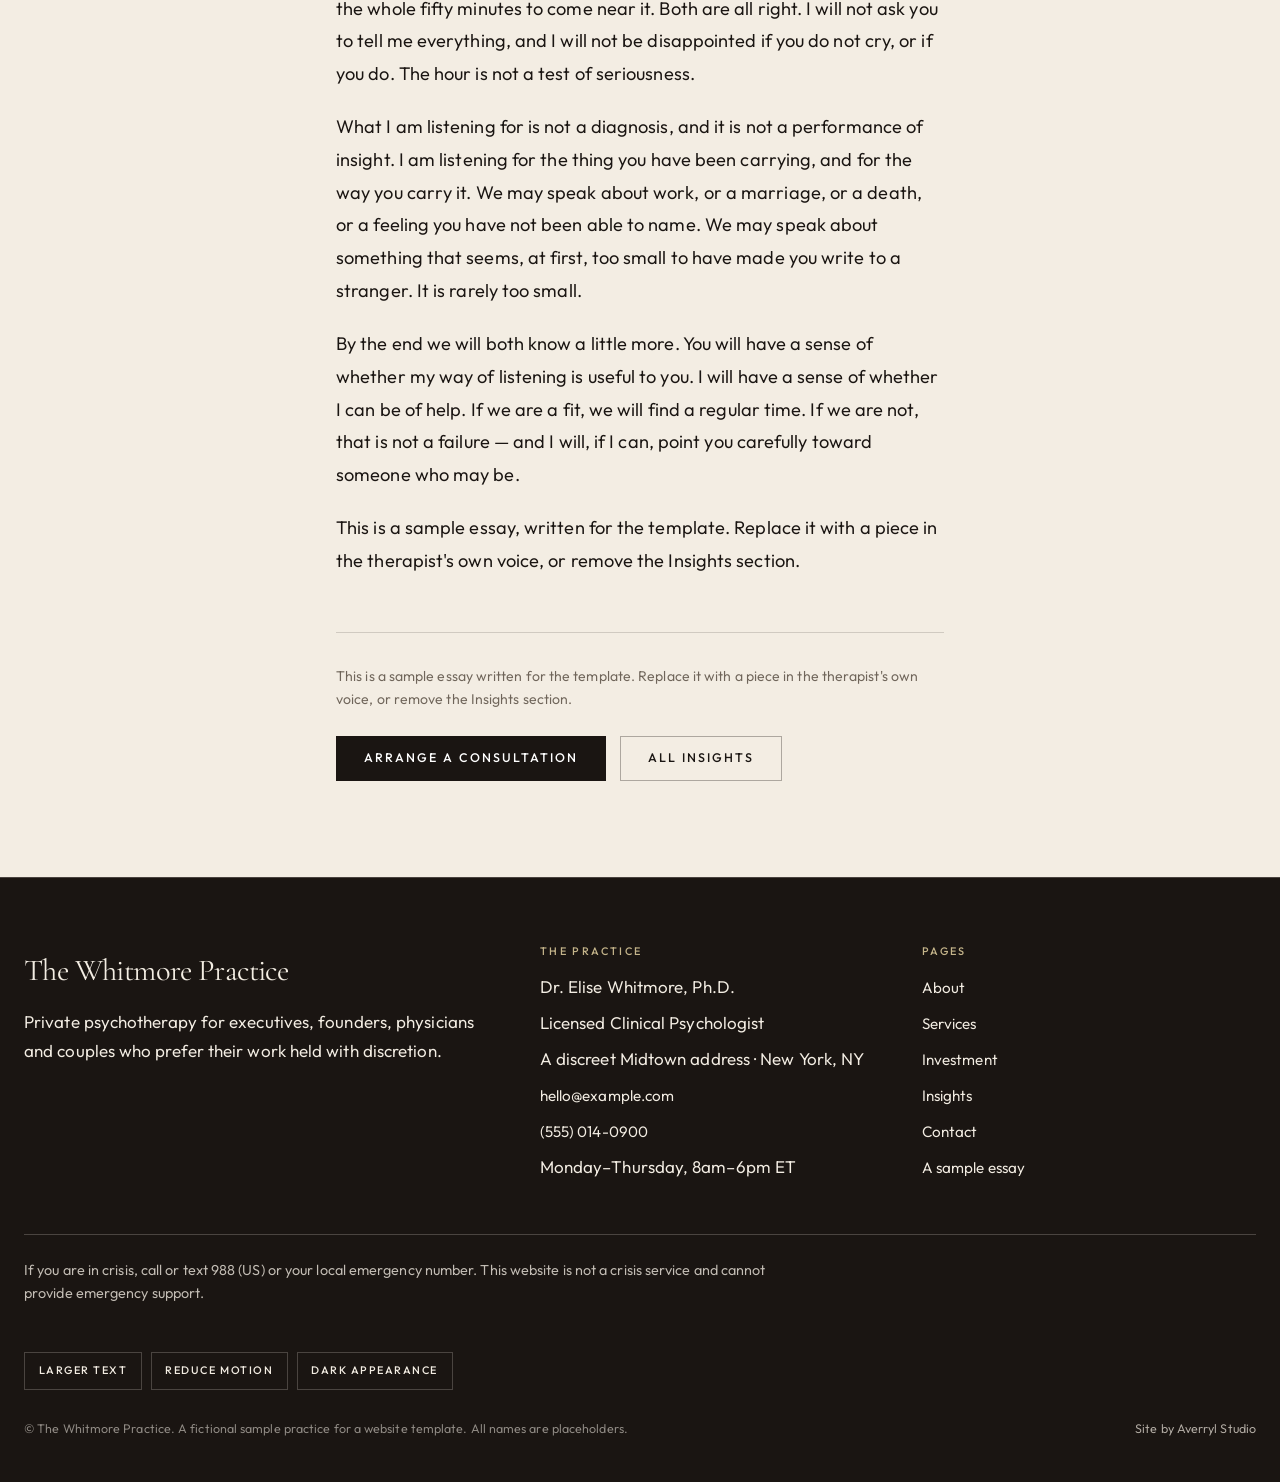
<file: article.html>
<!DOCTYPE html>
<html lang="en">
<head>
  <meta charset="utf-8">
  <meta name="viewport" content="width=device-width, initial-scale=1">
  <title>The first fifty minutes — The Whitmore Practice</title>
  <meta name="description" content="What to expect of a first hour, and what is not required of you before you walk in. A sample essay.">
  <meta name="theme-color" content="#1A1512">
  <link rel="canonical" href="https://averrylstudio.github.io/therapist-site-template-luxe/article.html">
  <link rel="icon" href="images/favicon.svg" type="image/svg+xml">
  <link rel="manifest" href="site.webmanifest">
  <meta property="og:type" content="article">
  <meta property="og:title" content="The first fifty minutes — The Whitmore Practice">
  <meta property="og:description" content="What to expect of a first hour, and what is not required of you before you walk in. A sample essay.">
  <meta property="og:url" content="https://averrylstudio.github.io/therapist-site-template-luxe/article.html">
  <meta property="og:image" content="https://averrylstudio.github.io/therapist-site-template-luxe/images/entrance.jpg">
  <meta property="og:image:alt" content="A modern house at dusk, warm light at the doorway — a placeholder photograph.">
  <meta name="twitter:card" content="summary_large_image">
  <meta name="twitter:title" content="The first fifty minutes — The Whitmore Practice">
  <meta name="twitter:description" content="What to expect of a first hour, and what is not required of you before you walk in. A sample essay.">
  <meta name="twitter:image" content="https://averrylstudio.github.io/therapist-site-template-luxe/images/entrance.jpg">
  <link rel="stylesheet" href="css/fonts.css">
  <link rel="stylesheet" href="css/styles.css">
  <script>
    (function () {
      try {
        var t = localStorage.getItem("wp-theme");
        var m = localStorage.getItem("wp-motion");
        var y = localStorage.getItem("wp-type");
        if (t) document.documentElement.setAttribute("data-theme", t);
        if (m) document.documentElement.setAttribute("data-motion", m);
        if (y) document.documentElement.setAttribute("data-type", y);
      } catch (e) {}
    })();
  </script>
    <script type="application/ld+json">
  {
    "@context": "https://schema.org",
    "@type": "Article",
    "headline": "The first fifty minutes",
    "description": "What to expect of a first hour, and what is not required of you before you walk in.",
    "author": {"@type": "Person", "name": "Dr. Elise Whitmore"},
    "publisher": {"@type": "Organization", "name": "The Whitmore Practice"},
    "image": "https://averrylstudio.github.io/therapist-site-template-luxe/images/study.jpg",
    "mainEntityOfPage": "https://averrylstudio.github.io/therapist-site-template-luxe/article.html"
  }
  </script>
</head>
<body>
<a class="skip" href="#main">Skip to content</a>
  <header class="site-header">
    <div class="header-inner">
      <a class="brand" href="index.html" data-brand>
        <img class="brand-logo" data-logo alt="" hidden>
        <svg class="mark" data-mark viewBox="0 0 64 64" fill="none" aria-hidden="true">
        <rect x="2" y="2" width="60" height="60" stroke="currentColor" stroke-width="1"/>
        <path d="M16 20l9.5 26 6.5-16 6.5 16L48 20" stroke="currentColor" stroke-width="1.5" stroke-linejoin="miter"/>
      </svg>
        <span class="wordmark" data-wordmark>
          <span class="wordmark-name" data-practice-name>The Whitmore Practice</span>
          <span class="wordmark-sub">Private psychotherapy</span>
        </span>
      </a>
      <nav class="nav" aria-label="Primary">
        <a href="about.html">About</a>
        <a href="services.html">Services</a>
        <a href="investment.html">Investment</a>
        <a href="insights.html">Insights</a>
        <a class="nav-cta" data-consult-cta href="contact.html">Request a consult</a>
      </nav>
      <button class="menu-toggle" id="menu-toggle" type="button" aria-expanded="false" aria-controls="mobile-panel" aria-label="Open menu">
        <span class="hamburger" aria-hidden="true"><span></span><span></span><span></span></span>
      </button>
    </div>
  </header>
  <nav class="mobile-panel" id="mobile-panel" aria-hidden="true" aria-label="Mobile">
    <a href="index.html">Home</a>
    <a href="about.html">About</a>
    <a href="services.html">Services</a>
    <a href="investment.html">Investment</a>
    <a href="insights.html">Insights</a>
    <a href="contact.html">Contact</a>
    <a class="nav-cta" data-consult-cta href="contact.html">Request a consult</a>
  </nav>

  <main id="main">

    <article class="article-page">
      <header class="page-hero" style="border-bottom:0;padding-bottom:0">
        <div class="wrap" style="max-width:42rem;margin-inline:auto">
          <p class="eyebrow" data-article-eyebrow>On beginning</p>
          <h1 data-article-title>The first fifty minutes</h1>
          <p class="lede" data-article-dek>You do not need the right words, a finished history, or a crisis that looks impressive. You need only to arrive.</p>
          <p class="muted small" data-article-date style="margin-top:1rem">A sample essay — replace with a real piece, or remove</p>
        </div>
      </header>
      <div class="wrap article-hero" data-article-image>
        <img src="images/study.jpg" alt="A wall of bound books in a private study — placeholder photograph." width="1600" height="1066">
      </div>
      <div class="article-body" data-article-body></div>
      <div class="article-end wrap">
        <p class="muted small">This is a sample essay written for the template. Replace it with a piece in the therapist's own voice, or remove the Insights section.</p>
        <div class="btn-row" style="margin-top:1.6rem">
          <a class="btn btn-primary" data-consult-cta href="contact.html">Arrange a consultation</a>
          <a class="btn btn-ghost" href="insights.html">All insights</a>
        </div>
      </div>
    </article>

  </main>
  <footer class="site-footer">
    <div class="wrap">
      <div class="footer-grid">
        <div>
          <p class="footer-brand" data-practice-name>The Whitmore Practice</p>
          <p data-short>Private psychotherapy for executives, founders, physicians and couples who prefer their work held with discretion.</p>
        </div>
        <div class="footer-col">
          <h3>The practice</h3>
          <ul>
            <li><span data-therapist-name>Dr. Elise Whitmore, Ph.D.</span></li>
            <li><span data-title>Licensed Clinical Psychologist</span></li>
            <li><span data-address>A discreet Midtown address · New York, NY</span></li>
            <li><a data-email href="mailto:hello@example.com">hello@example.com</a></li>
            <li><a data-phone href="tel:5550140900">(555) 014-0900</a></li>
            <li><span data-hours>Monday–Thursday, 8am–6pm ET</span></li>
          </ul>
        </div>
        <div class="footer-col">
          <h3>Pages</h3>
          <ul>
            <li><a href="about.html">About</a></li>
            <li><a href="services.html">Services</a></li>
            <li><a href="investment.html">Investment</a></li>
            <li><a href="insights.html">Insights</a></li>
            <li><a href="contact.html">Contact</a></li>
            <li><a href="article.html">A sample essay</a></li>
          </ul>
        </div>
      </div>
      <p class="crisis" data-crisis>If you are in crisis, call or text 988 (US) or your local emergency number. This website is not a crisis service and cannot provide emergency support.</p>
      <div class="comfort" id="comfort" role="group" aria-label="Comfort controls">
        <button type="button" id="comfort-type" aria-pressed="false">Larger text</button>
        <button type="button" id="comfort-motion" aria-pressed="false">Reduce motion</button>
        <button type="button" id="comfort-theme" aria-pressed="false">Dark appearance</button>
      </div>
      <div class="footer-base">
        <p>© The Whitmore Practice. A fictional sample practice for a website template. All names are placeholders.</p>
        <p data-footer-credit><a href="https://averryl.com">Site by Averryl Studio</a></p>
      </div>
    </div>
  </footer>
  <script src="site.config.js"></script>
  <script src="js/app.js"></script>
</body>
</html>
</file>
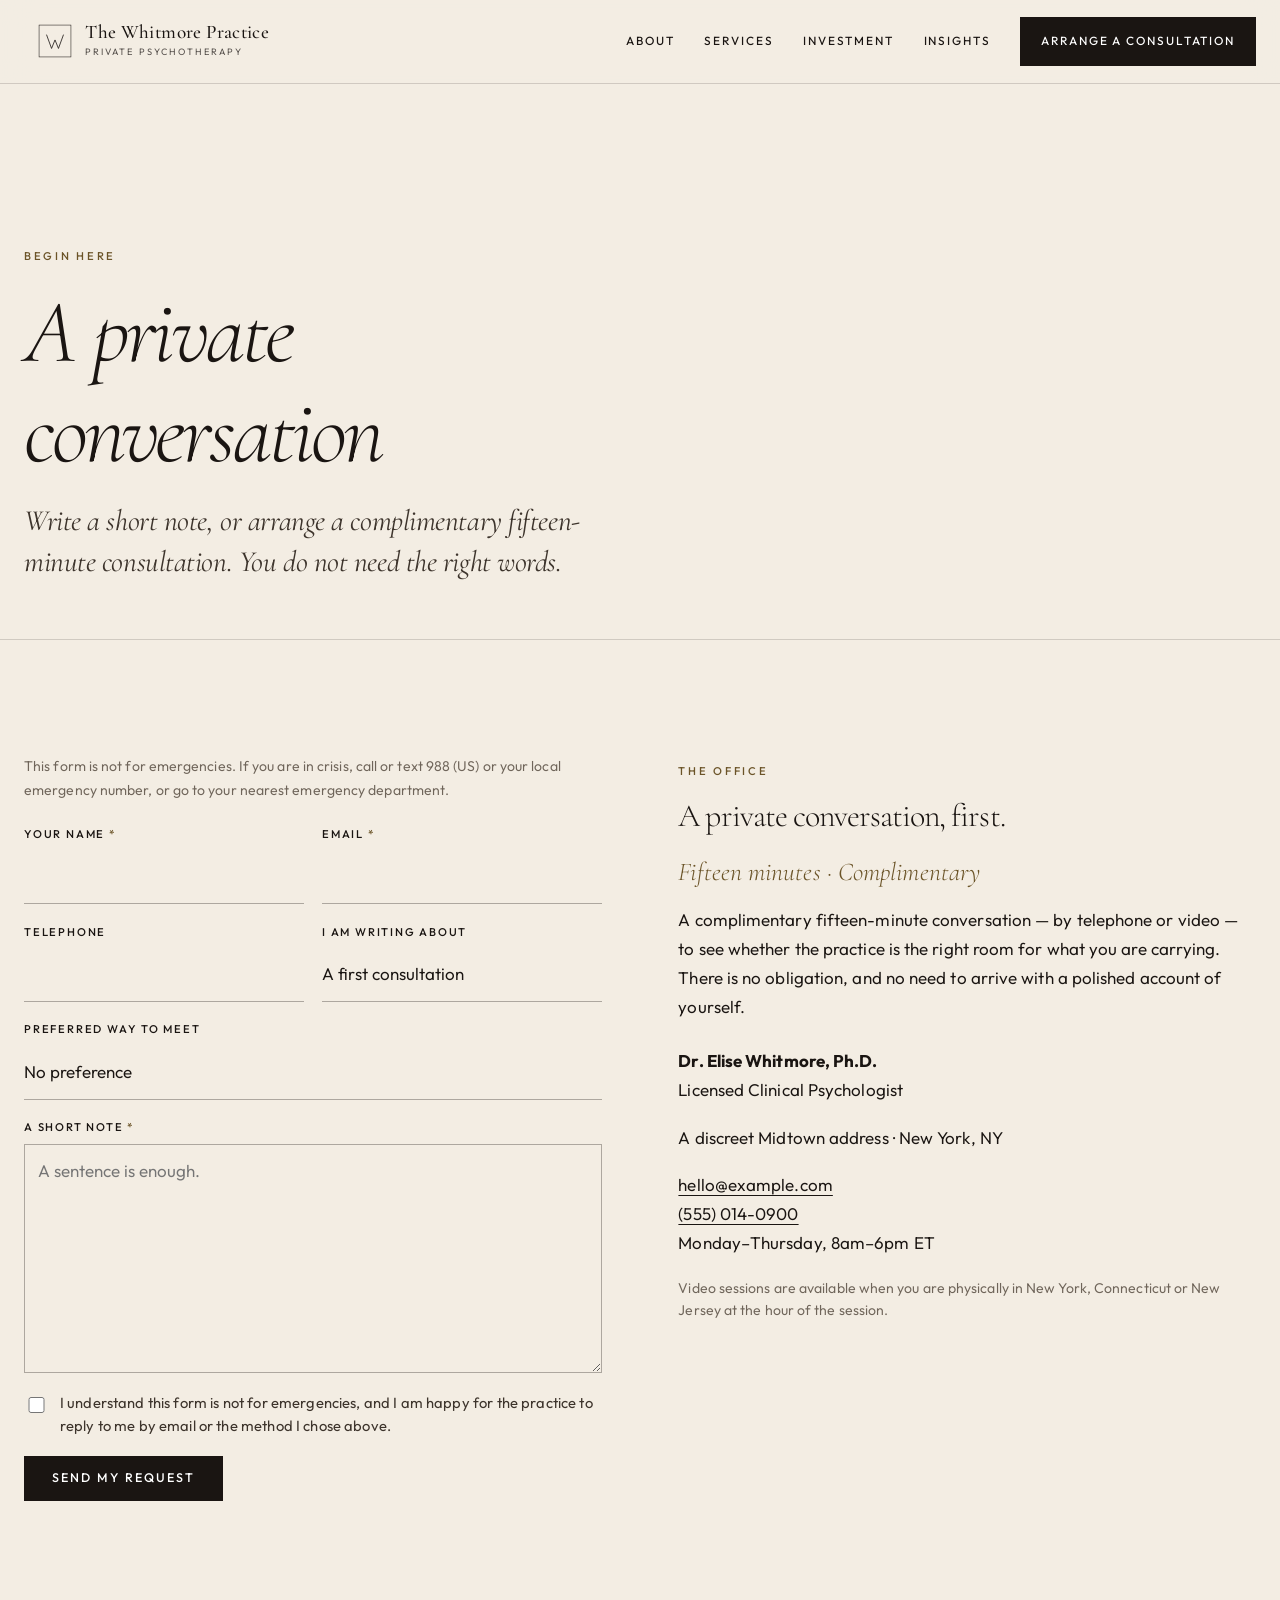
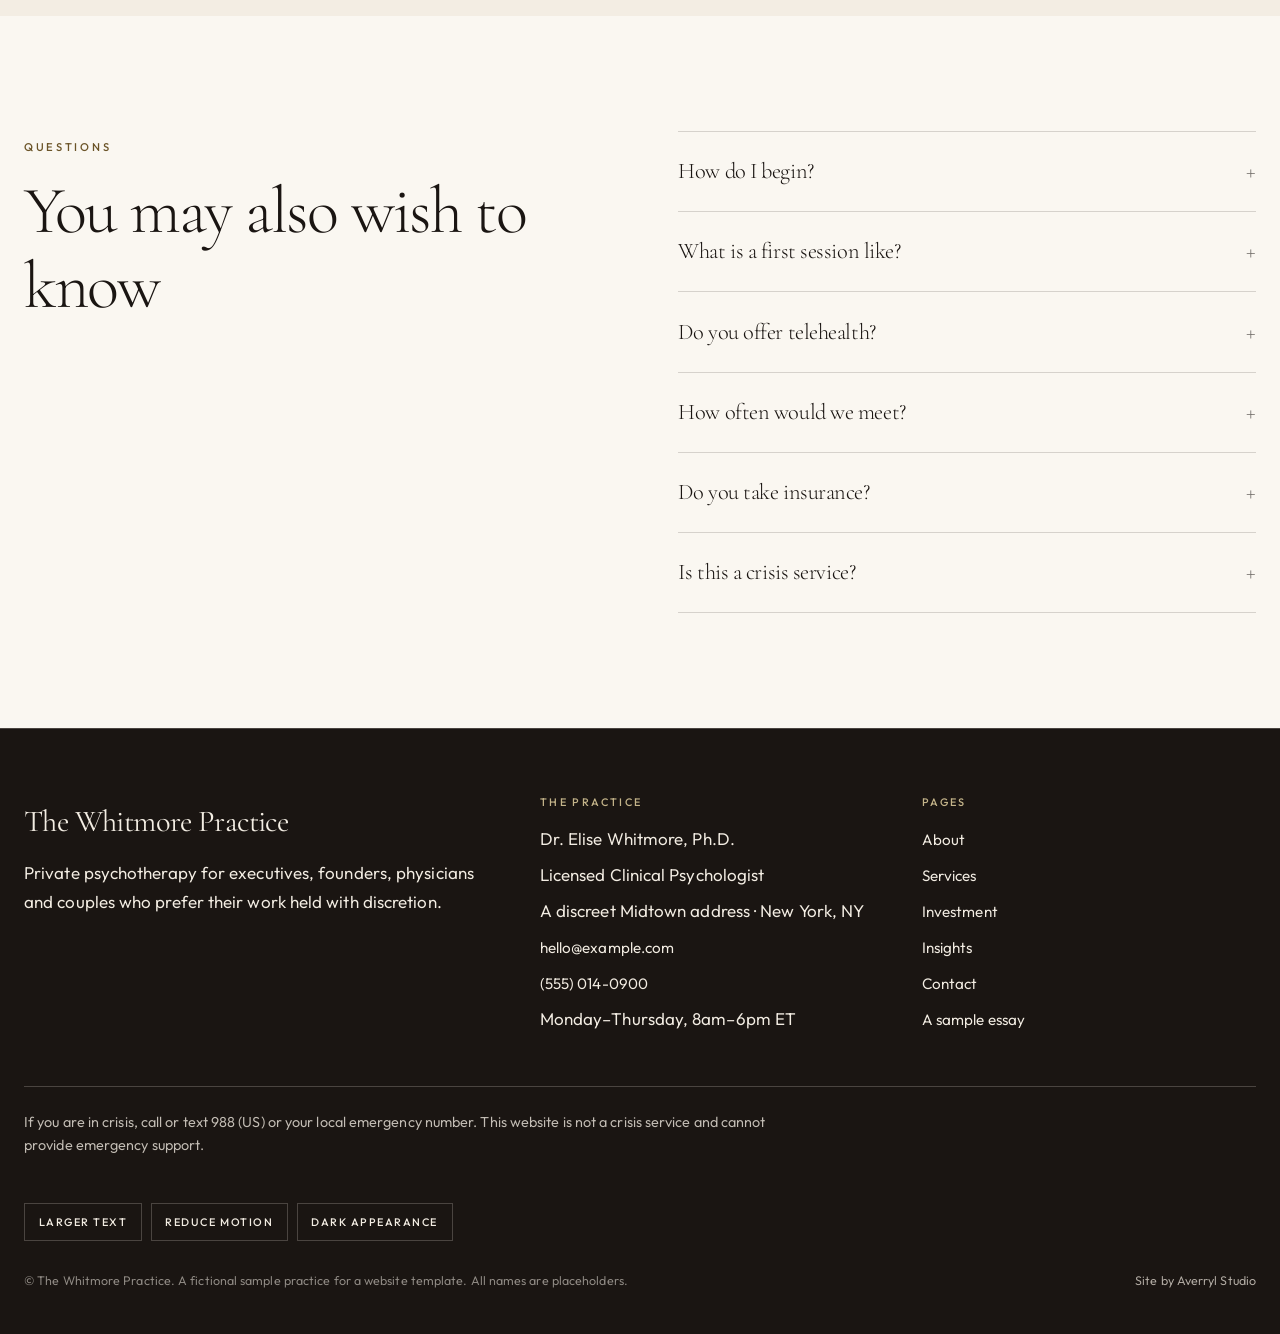
<file: contact.html>
<!DOCTYPE html>
<html lang="en">
<head>
  <meta charset="utf-8">
  <meta name="viewport" content="width=device-width, initial-scale=1">
  <title>Contact — The Whitmore Practice</title>
  <meta name="description" content="Request a complimentary fifteen-minute consultation, or write a short note. A sample contact page for a private practice.">
  <meta name="theme-color" content="#1A1512">
  <link rel="canonical" href="https://averrylstudio.github.io/therapist-site-template-luxe/contact.html">
  <link rel="icon" href="images/favicon.svg" type="image/svg+xml">
  <link rel="manifest" href="site.webmanifest">
  <meta property="og:type" content="website">
  <meta property="og:title" content="Contact — The Whitmore Practice">
  <meta property="og:description" content="Request a complimentary fifteen-minute consultation, or write a short note. A sample contact page for a private practice.">
  <meta property="og:url" content="https://averrylstudio.github.io/therapist-site-template-luxe/contact.html">
  <meta property="og:image" content="https://averrylstudio.github.io/therapist-site-template-luxe/images/entrance.jpg">
  <meta property="og:image:alt" content="A modern house at dusk, warm light at the doorway — a placeholder photograph.">
  <meta name="twitter:card" content="summary_large_image">
  <meta name="twitter:title" content="Contact — The Whitmore Practice">
  <meta name="twitter:description" content="Request a complimentary fifteen-minute consultation, or write a short note. A sample contact page for a private practice.">
  <meta name="twitter:image" content="https://averrylstudio.github.io/therapist-site-template-luxe/images/entrance.jpg">
  <link rel="stylesheet" href="css/fonts.css">
  <link rel="stylesheet" href="css/styles.css">
  <script>
    (function () {
      try {
        var t = localStorage.getItem("wp-theme");
        var m = localStorage.getItem("wp-motion");
        var y = localStorage.getItem("wp-type");
        if (t) document.documentElement.setAttribute("data-theme", t);
        if (m) document.documentElement.setAttribute("data-motion", m);
        if (y) document.documentElement.setAttribute("data-type", y);
      } catch (e) {}
    })();
  </script>
  
</head>
<body>
<a class="skip" href="#main">Skip to content</a>
  <header class="site-header">
    <div class="header-inner">
      <a class="brand" href="index.html" data-brand>
        <img class="brand-logo" data-logo alt="" hidden>
        <svg class="mark" data-mark viewBox="0 0 64 64" fill="none" aria-hidden="true">
        <rect x="2" y="2" width="60" height="60" stroke="currentColor" stroke-width="1"/>
        <path d="M16 20l9.5 26 6.5-16 6.5 16L48 20" stroke="currentColor" stroke-width="1.5" stroke-linejoin="miter"/>
      </svg>
        <span class="wordmark" data-wordmark>
          <span class="wordmark-name" data-practice-name>The Whitmore Practice</span>
          <span class="wordmark-sub">Private psychotherapy</span>
        </span>
      </a>
      <nav class="nav" aria-label="Primary">
        <a href="about.html">About</a>
        <a href="services.html">Services</a>
        <a href="investment.html">Investment</a>
        <a href="insights.html">Insights</a>
        <a class="nav-cta" data-consult-cta href="contact.html">Request a consult</a>
      </nav>
      <button class="menu-toggle" id="menu-toggle" type="button" aria-expanded="false" aria-controls="mobile-panel" aria-label="Open menu">
        <span class="hamburger" aria-hidden="true"><span></span><span></span><span></span></span>
      </button>
    </div>
  </header>
  <nav class="mobile-panel" id="mobile-panel" aria-hidden="true" aria-label="Mobile">
    <a href="index.html">Home</a>
    <a href="about.html">About</a>
    <a href="services.html">Services</a>
    <a href="investment.html">Investment</a>
    <a href="insights.html">Insights</a>
    <a href="contact.html">Contact</a>
    <a class="nav-cta" data-consult-cta href="contact.html">Request a consult</a>
  </nav>

  <main id="main">

    <header class="page-hero">
      <div class="wrap">
        <p class="eyebrow">Begin here</p>
        <h1>A private conversation</h1>
        <p class="lede">Write a short note, or arrange a complimentary fifteen-minute consultation. You do not need the right words.</p>
      </div>
    </header>

    <section class="section">
      <div class="wrap split top">
        <div>
          <p class="form-note" data-emergency-note>This form is not for emergencies. If you are in crisis, call or text 988 (US) or your local emergency number, or go to your nearest emergency department.</p>
          <div id="form-alert" class="form-alert error" hidden role="alert"></div>
          <form class="inquiry" id="inquiry-form" action="https://formsubmit.co/hello@example.com" method="POST">
            <input type="text" name="website" class="honeypot" tabindex="-1" autocomplete="off" aria-hidden="true">
            <div class="field-row">
              <div class="field">
                <label for="name">Your name <span class="req">*</span></label>
                <input id="name" name="name" type="text" required autocomplete="name">
              </div>
              <div class="field">
                <label for="email">Email <span class="req">*</span></label>
                <input id="email" name="email" type="email" required autocomplete="email">
              </div>
            </div>
            <div class="field-row">
              <div class="field">
                <label for="phone">Telephone</label>
                <input id="phone" name="phone" type="tel" autocomplete="tel">
              </div>
              <div class="field">
                <label for="interest">I am writing about</label>
                <select id="interest" name="interest">
                  <option value="A first consultation">A first consultation</option>
                  <option value="Individual psychotherapy">Individual psychotherapy</option>
                  <option value="Couples psychotherapy">Couples psychotherapy</option>
                  <option value="A question about the practice">A question about the practice</option>
                </select>
              </div>
            </div>
            <div class="field">
              <label for="preferred">Preferred way to meet</label>
              <select id="preferred" name="preferred">
                <option value="No preference">No preference</option>
                <option value="In person">In person</option>
                <option value="Telehealth">Telehealth</option>
                <option value="A telephone consultation first">A telephone consultation first</option>
              </select>
            </div>
            <div class="field">
              <label for="message">A short note <span class="req">*</span></label>
              <textarea id="message" name="message" required rows="7" placeholder="A sentence is enough."></textarea>
            </div>
            <label class="consent">
              <input id="consent" name="consent" type="checkbox" value="yes" required>
              <span data-consent-text>I understand this form is not for emergencies, and I am happy for the practice to reply to me by email or the method I chose above.</span>
            </label>
            <div class="btn-row">
              <button class="btn btn-primary" type="submit">Send my request</button>
            </div>
          </form>
        </div>
        <aside>
          <p class="eyebrow">The office</p>
          <h2 style="font-size:2rem;margin:0 0 1rem" data-consult-title>A private conversation, first.</h2>
          <p class="consult-offer" data-consult-duration></p>
          <p data-consult-text></p>
          <p style="margin-top:1.6rem"><strong data-therapist-name>Dr. Elise Whitmore, Ph.D.</strong><br><span data-title></span></p>
          <p data-address></p>
          <p><a data-email href="mailto:hello@example.com">hello@example.com</a><br>
             <a data-phone href="tel:5550140900">(555) 014-0900</a><br>
             <span data-hours></span></p>
          <p class="muted small" data-telehealth></p>
        </aside>
      </div>
    </section>

    <section class="section section-elev" aria-labelledby="faq-title">
      <div class="wrap split top">
        <div>
          <p class="eyebrow">Questions</p>
          <h2 id="faq-title">You may also wish to know</h2>
        </div>
        <div class="faq" data-faq></div>
      </div>
    </section>

  </main>
  <footer class="site-footer">
    <div class="wrap">
      <div class="footer-grid">
        <div>
          <p class="footer-brand" data-practice-name>The Whitmore Practice</p>
          <p data-short>Private psychotherapy for executives, founders, physicians and couples who prefer their work held with discretion.</p>
        </div>
        <div class="footer-col">
          <h3>The practice</h3>
          <ul>
            <li><span data-therapist-name>Dr. Elise Whitmore, Ph.D.</span></li>
            <li><span data-title>Licensed Clinical Psychologist</span></li>
            <li><span data-address>A discreet Midtown address · New York, NY</span></li>
            <li><a data-email href="mailto:hello@example.com">hello@example.com</a></li>
            <li><a data-phone href="tel:5550140900">(555) 014-0900</a></li>
            <li><span data-hours>Monday–Thursday, 8am–6pm ET</span></li>
          </ul>
        </div>
        <div class="footer-col">
          <h3>Pages</h3>
          <ul>
            <li><a href="about.html">About</a></li>
            <li><a href="services.html">Services</a></li>
            <li><a href="investment.html">Investment</a></li>
            <li><a href="insights.html">Insights</a></li>
            <li><a href="contact.html">Contact</a></li>
            <li><a href="article.html">A sample essay</a></li>
          </ul>
        </div>
      </div>
      <p class="crisis" data-crisis>If you are in crisis, call or text 988 (US) or your local emergency number. This website is not a crisis service and cannot provide emergency support.</p>
      <div class="comfort" id="comfort" role="group" aria-label="Comfort controls">
        <button type="button" id="comfort-type" aria-pressed="false">Larger text</button>
        <button type="button" id="comfort-motion" aria-pressed="false">Reduce motion</button>
        <button type="button" id="comfort-theme" aria-pressed="false">Dark appearance</button>
      </div>
      <div class="footer-base">
        <p>© The Whitmore Practice. A fictional sample practice for a website template. All names are placeholders.</p>
        <p data-footer-credit><a href="https://averryl.com">Site by Averryl Studio</a></p>
      </div>
    </div>
  </footer>
  <script src="site.config.js"></script>
  <script src="js/app.js"></script>
</body>
</html>
</file>
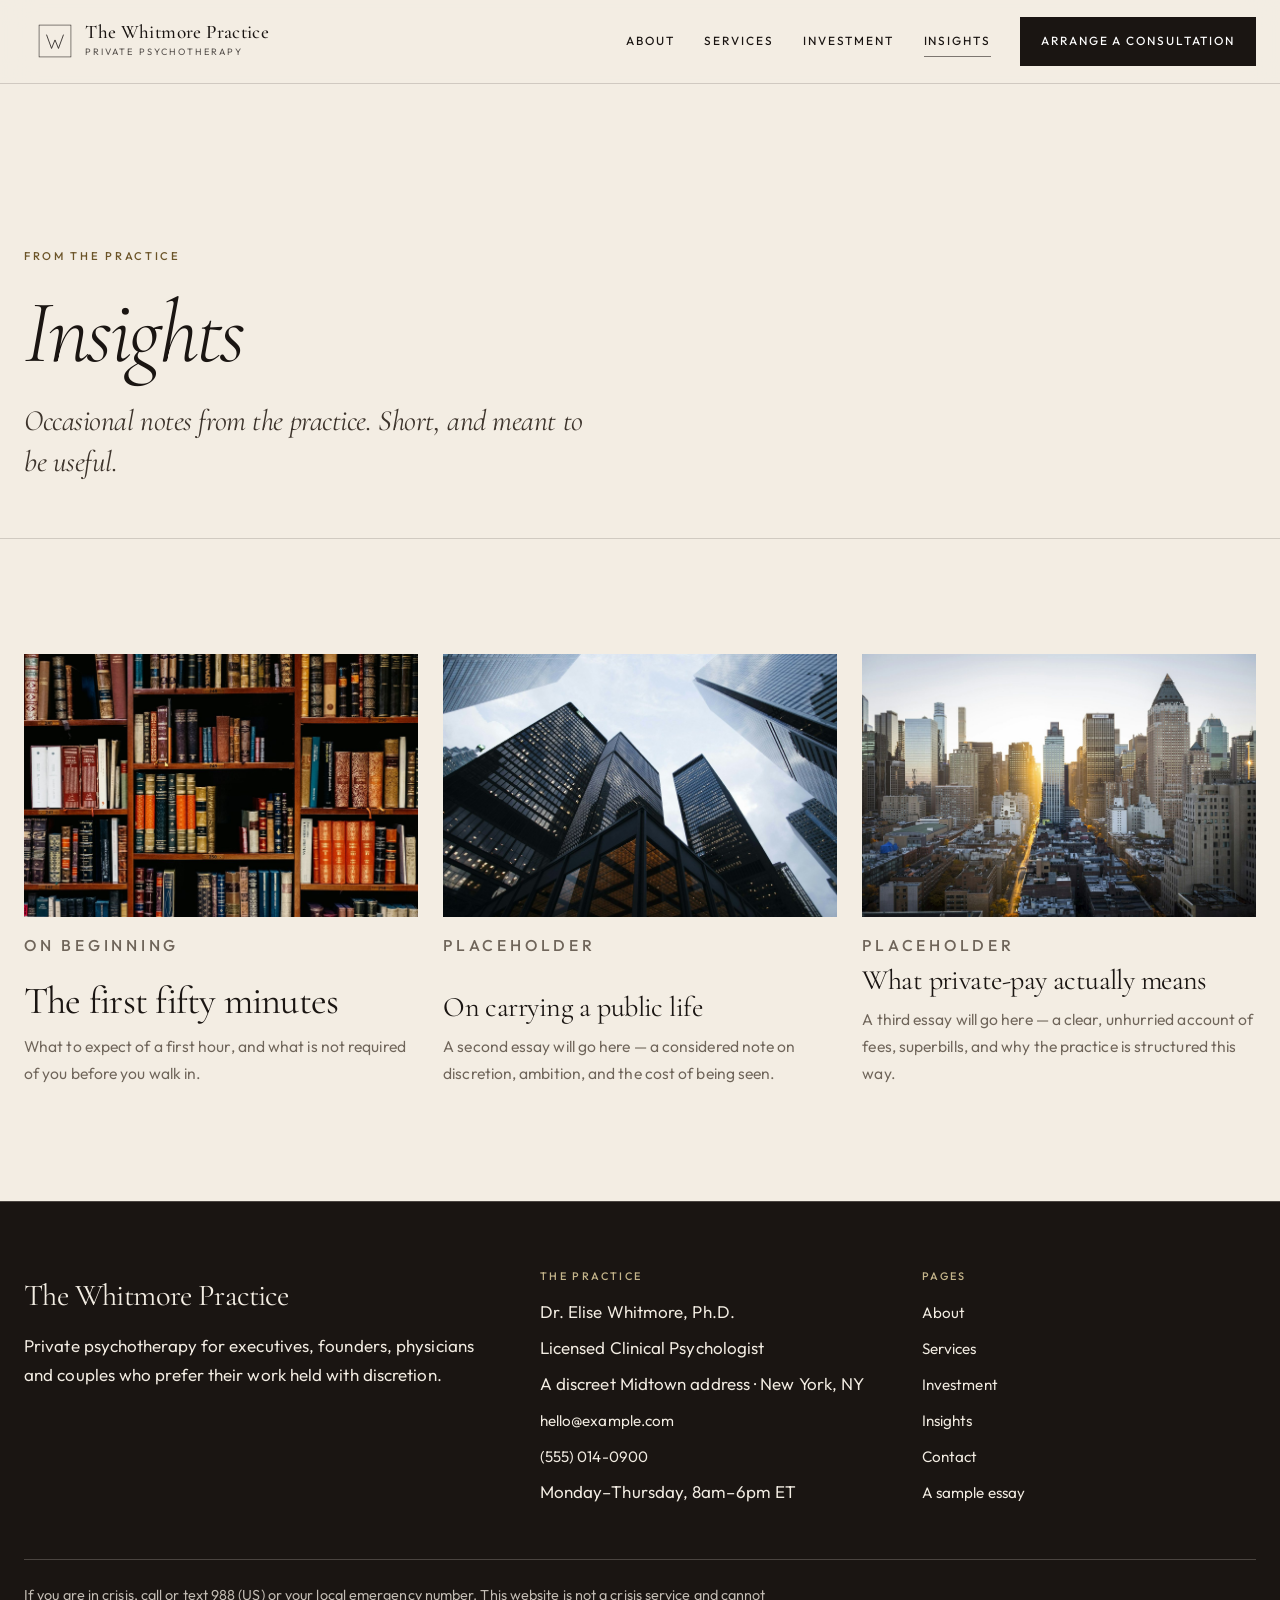
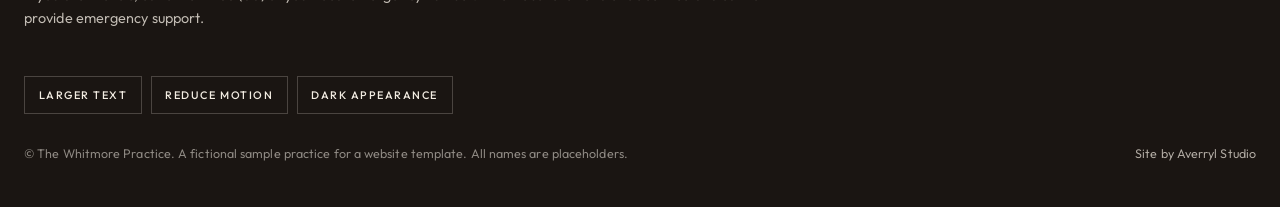
<file: insights.html>
<!DOCTYPE html>
<html lang="en">
<head>
  <meta charset="utf-8">
  <meta name="viewport" content="width=device-width, initial-scale=1">
  <title>Insights — The Whitmore Practice</title>
  <meta name="description" content="Occasional notes from a Manhattan private practice. Sample essays for a therapist website template.">
  <meta name="theme-color" content="#1A1512">
  <link rel="canonical" href="https://averrylstudio.github.io/therapist-site-template-luxe/insights.html">
  <link rel="icon" href="images/favicon.svg" type="image/svg+xml">
  <link rel="manifest" href="site.webmanifest">
  <meta property="og:type" content="website">
  <meta property="og:title" content="Insights — The Whitmore Practice">
  <meta property="og:description" content="Occasional notes from a Manhattan private practice. Sample essays for a therapist website template.">
  <meta property="og:url" content="https://averrylstudio.github.io/therapist-site-template-luxe/insights.html">
  <meta property="og:image" content="https://averrylstudio.github.io/therapist-site-template-luxe/images/entrance.jpg">
  <meta property="og:image:alt" content="A modern house at dusk, warm light at the doorway — a placeholder photograph.">
  <meta name="twitter:card" content="summary_large_image">
  <meta name="twitter:title" content="Insights — The Whitmore Practice">
  <meta name="twitter:description" content="Occasional notes from a Manhattan private practice. Sample essays for a therapist website template.">
  <meta name="twitter:image" content="https://averrylstudio.github.io/therapist-site-template-luxe/images/entrance.jpg">
  <link rel="stylesheet" href="css/fonts.css">
  <link rel="stylesheet" href="css/styles.css">
  <script>
    (function () {
      try {
        var t = localStorage.getItem("wp-theme");
        var m = localStorage.getItem("wp-motion");
        var y = localStorage.getItem("wp-type");
        if (t) document.documentElement.setAttribute("data-theme", t);
        if (m) document.documentElement.setAttribute("data-motion", m);
        if (y) document.documentElement.setAttribute("data-type", y);
      } catch (e) {}
    })();
  </script>
  
</head>
<body>
<a class="skip" href="#main">Skip to content</a>
  <header class="site-header">
    <div class="header-inner">
      <a class="brand" href="index.html" data-brand>
        <img class="brand-logo" data-logo alt="" hidden>
        <svg class="mark" data-mark viewBox="0 0 64 64" fill="none" aria-hidden="true">
        <rect x="2" y="2" width="60" height="60" stroke="currentColor" stroke-width="1"/>
        <path d="M16 20l9.5 26 6.5-16 6.5 16L48 20" stroke="currentColor" stroke-width="1.5" stroke-linejoin="miter"/>
      </svg>
        <span class="wordmark" data-wordmark>
          <span class="wordmark-name" data-practice-name>The Whitmore Practice</span>
          <span class="wordmark-sub">Private psychotherapy</span>
        </span>
      </a>
      <nav class="nav" aria-label="Primary">
        <a href="about.html">About</a>
        <a href="services.html">Services</a>
        <a href="investment.html">Investment</a>
        <a href="insights.html">Insights</a>
        <a class="nav-cta" data-consult-cta href="contact.html">Request a consult</a>
      </nav>
      <button class="menu-toggle" id="menu-toggle" type="button" aria-expanded="false" aria-controls="mobile-panel" aria-label="Open menu">
        <span class="hamburger" aria-hidden="true"><span></span><span></span><span></span></span>
      </button>
    </div>
  </header>
  <nav class="mobile-panel" id="mobile-panel" aria-hidden="true" aria-label="Mobile">
    <a href="index.html">Home</a>
    <a href="about.html">About</a>
    <a href="services.html">Services</a>
    <a href="investment.html">Investment</a>
    <a href="insights.html">Insights</a>
    <a href="contact.html">Contact</a>
    <a class="nav-cta" data-consult-cta href="contact.html">Request a consult</a>
  </nav>

  <main id="main">

    <header class="page-hero">
      <div class="wrap">
        <p class="eyebrow">From the practice</p>
        <h1>Insights</h1>
        <p class="lede" data-articles-intro>Occasional notes from the practice. Short, and meant to be useful.</p>
      </div>
    </header>
    <section class="section">
      <div class="wrap">
        <div class="articles" data-articles></div>
      </div>
    </section>

  </main>
  <footer class="site-footer">
    <div class="wrap">
      <div class="footer-grid">
        <div>
          <p class="footer-brand" data-practice-name>The Whitmore Practice</p>
          <p data-short>Private psychotherapy for executives, founders, physicians and couples who prefer their work held with discretion.</p>
        </div>
        <div class="footer-col">
          <h3>The practice</h3>
          <ul>
            <li><span data-therapist-name>Dr. Elise Whitmore, Ph.D.</span></li>
            <li><span data-title>Licensed Clinical Psychologist</span></li>
            <li><span data-address>A discreet Midtown address · New York, NY</span></li>
            <li><a data-email href="mailto:hello@example.com">hello@example.com</a></li>
            <li><a data-phone href="tel:5550140900">(555) 014-0900</a></li>
            <li><span data-hours>Monday–Thursday, 8am–6pm ET</span></li>
          </ul>
        </div>
        <div class="footer-col">
          <h3>Pages</h3>
          <ul>
            <li><a href="about.html">About</a></li>
            <li><a href="services.html">Services</a></li>
            <li><a href="investment.html">Investment</a></li>
            <li><a href="insights.html">Insights</a></li>
            <li><a href="contact.html">Contact</a></li>
            <li><a href="article.html">A sample essay</a></li>
          </ul>
        </div>
      </div>
      <p class="crisis" data-crisis>If you are in crisis, call or text 988 (US) or your local emergency number. This website is not a crisis service and cannot provide emergency support.</p>
      <div class="comfort" id="comfort" role="group" aria-label="Comfort controls">
        <button type="button" id="comfort-type" aria-pressed="false">Larger text</button>
        <button type="button" id="comfort-motion" aria-pressed="false">Reduce motion</button>
        <button type="button" id="comfort-theme" aria-pressed="false">Dark appearance</button>
      </div>
      <div class="footer-base">
        <p>© The Whitmore Practice. A fictional sample practice for a website template. All names are placeholders.</p>
        <p data-footer-credit><a href="https://averryl.com">Site by Averryl Studio</a></p>
      </div>
    </div>
  </footer>
  <script src="site.config.js"></script>
  <script src="js/app.js"></script>
</body>
</html>
</file>
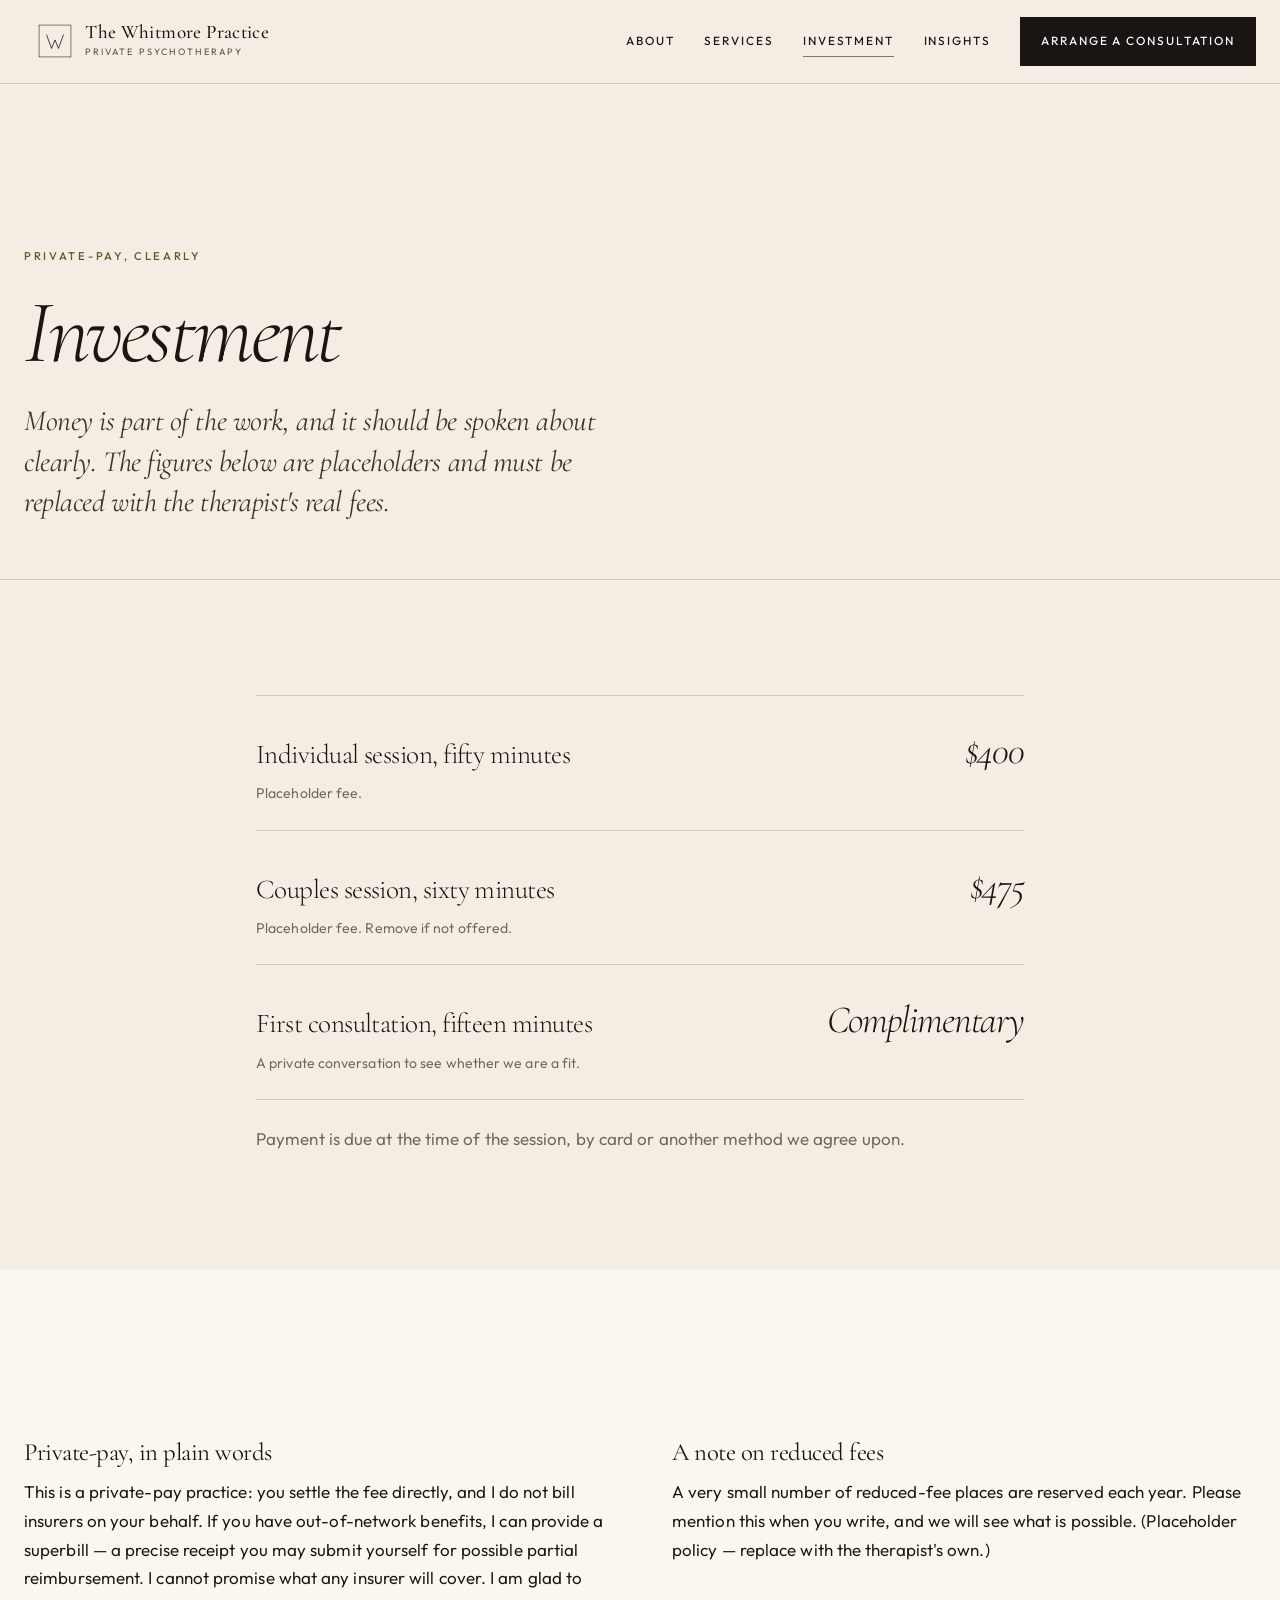
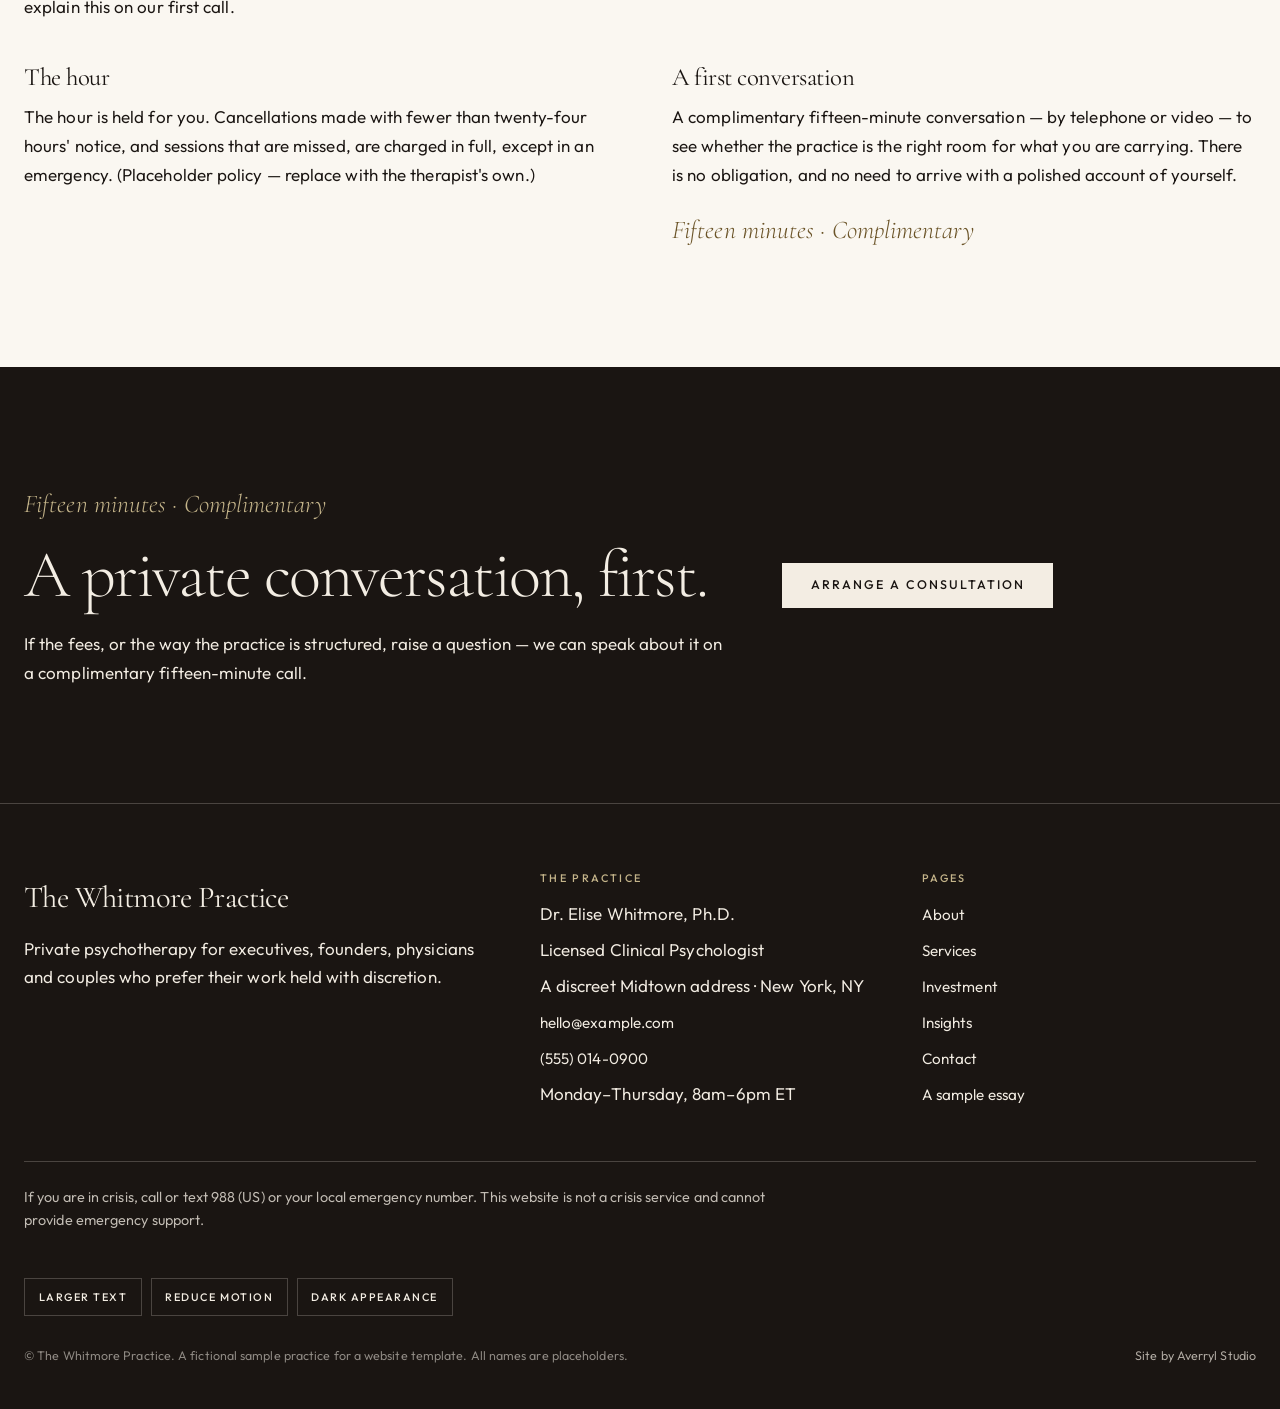
<file: investment.html>
<!DOCTYPE html>
<html lang="en">
<head>
  <meta charset="utf-8">
  <meta name="viewport" content="width=device-width, initial-scale=1">
  <title>Investment — The Whitmore Practice</title>
  <meta name="description" content="Private-pay fees, superbills for out-of-network reimbursement, and a complimentary first consultation. Sample figures for a therapist website template.">
  <meta name="theme-color" content="#1A1512">
  <link rel="canonical" href="https://averrylstudio.github.io/therapist-site-template-luxe/investment.html">
  <link rel="icon" href="images/favicon.svg" type="image/svg+xml">
  <link rel="manifest" href="site.webmanifest">
  <meta property="og:type" content="website">
  <meta property="og:title" content="Investment — The Whitmore Practice">
  <meta property="og:description" content="Private-pay fees, superbills for out-of-network reimbursement, and a complimentary first consultation. Sample figures for a therapist website template.">
  <meta property="og:url" content="https://averrylstudio.github.io/therapist-site-template-luxe/investment.html">
  <meta property="og:image" content="https://averrylstudio.github.io/therapist-site-template-luxe/images/entrance.jpg">
  <meta property="og:image:alt" content="A modern house at dusk, warm light at the doorway — a placeholder photograph.">
  <meta name="twitter:card" content="summary_large_image">
  <meta name="twitter:title" content="Investment — The Whitmore Practice">
  <meta name="twitter:description" content="Private-pay fees, superbills for out-of-network reimbursement, and a complimentary first consultation. Sample figures for a therapist website template.">
  <meta name="twitter:image" content="https://averrylstudio.github.io/therapist-site-template-luxe/images/entrance.jpg">
  <link rel="stylesheet" href="css/fonts.css">
  <link rel="stylesheet" href="css/styles.css">
  <script>
    (function () {
      try {
        var t = localStorage.getItem("wp-theme");
        var m = localStorage.getItem("wp-motion");
        var y = localStorage.getItem("wp-type");
        if (t) document.documentElement.setAttribute("data-theme", t);
        if (m) document.documentElement.setAttribute("data-motion", m);
        if (y) document.documentElement.setAttribute("data-type", y);
      } catch (e) {}
    })();
  </script>
  
</head>
<body>
<a class="skip" href="#main">Skip to content</a>
  <header class="site-header">
    <div class="header-inner">
      <a class="brand" href="index.html" data-brand>
        <img class="brand-logo" data-logo alt="" hidden>
        <svg class="mark" data-mark viewBox="0 0 64 64" fill="none" aria-hidden="true">
        <rect x="2" y="2" width="60" height="60" stroke="currentColor" stroke-width="1"/>
        <path d="M16 20l9.5 26 6.5-16 6.5 16L48 20" stroke="currentColor" stroke-width="1.5" stroke-linejoin="miter"/>
      </svg>
        <span class="wordmark" data-wordmark>
          <span class="wordmark-name" data-practice-name>The Whitmore Practice</span>
          <span class="wordmark-sub">Private psychotherapy</span>
        </span>
      </a>
      <nav class="nav" aria-label="Primary">
        <a href="about.html">About</a>
        <a href="services.html">Services</a>
        <a href="investment.html">Investment</a>
        <a href="insights.html">Insights</a>
        <a class="nav-cta" data-consult-cta href="contact.html">Request a consult</a>
      </nav>
      <button class="menu-toggle" id="menu-toggle" type="button" aria-expanded="false" aria-controls="mobile-panel" aria-label="Open menu">
        <span class="hamburger" aria-hidden="true"><span></span><span></span><span></span></span>
      </button>
    </div>
  </header>
  <nav class="mobile-panel" id="mobile-panel" aria-hidden="true" aria-label="Mobile">
    <a href="index.html">Home</a>
    <a href="about.html">About</a>
    <a href="services.html">Services</a>
    <a href="investment.html">Investment</a>
    <a href="insights.html">Insights</a>
    <a href="contact.html">Contact</a>
    <a class="nav-cta" data-consult-cta href="contact.html">Request a consult</a>
  </nav>

  <main id="main">

    <header class="page-hero">
      <div class="wrap">
        <p class="eyebrow">Private-pay, clearly</p>
        <h1>Investment</h1>
        <p class="lede" data-fees-intro>Money is part of the work, and it should be spoken about clearly. The figures below are placeholders and must be replaced with the therapist's real fees.</p>
      </div>
    </header>

    <section class="section">
      <div class="wrap" style="max-width:48rem;margin-inline:auto">
        <div class="fee-list" data-fees></div>
        <p class="muted" style="margin-top:1.6rem" data-payment></p>
      </div>
    </section>

    <section class="section section-elev">
      <div class="wrap">
        <div class="policy-grid">
          <div class="policy">
            <h3 data-insurance-title>Private-pay, in plain words</h3>
            <p data-insurance></p>
          </div>
          <div class="policy">
            <h3 data-sliding-title>A note on reduced fees</h3>
            <p data-sliding></p>
          </div>
          <div class="policy">
            <h3 data-cancel-title>The hour</h3>
            <p data-cancel></p>
          </div>
          <div class="policy">
            <h3>A first conversation</h3>
            <p data-consult-text></p>
            <p class="consult-offer" data-consult-duration style="margin-top:1rem"></p>
          </div>
        </div>
      </div>
    </section>

    <section class="section section-ink" aria-labelledby="c4">
      <div class="wrap consult-block">
        <div>
          <p class="consult-offer" data-consult-duration></p>
          <h2 id="c4" data-consult-title></h2>
          <p>If the fees, or the way the practice is structured, raise a question — we can speak about it on a complimentary fifteen-minute call.</p>
        </div>
        <div>
          <a class="btn btn-primary" data-consult-cta href="contact.html">Arrange a consultation</a>
        </div>
      </div>
    </section>

  </main>
  <footer class="site-footer">
    <div class="wrap">
      <div class="footer-grid">
        <div>
          <p class="footer-brand" data-practice-name>The Whitmore Practice</p>
          <p data-short>Private psychotherapy for executives, founders, physicians and couples who prefer their work held with discretion.</p>
        </div>
        <div class="footer-col">
          <h3>The practice</h3>
          <ul>
            <li><span data-therapist-name>Dr. Elise Whitmore, Ph.D.</span></li>
            <li><span data-title>Licensed Clinical Psychologist</span></li>
            <li><span data-address>A discreet Midtown address · New York, NY</span></li>
            <li><a data-email href="mailto:hello@example.com">hello@example.com</a></li>
            <li><a data-phone href="tel:5550140900">(555) 014-0900</a></li>
            <li><span data-hours>Monday–Thursday, 8am–6pm ET</span></li>
          </ul>
        </div>
        <div class="footer-col">
          <h3>Pages</h3>
          <ul>
            <li><a href="about.html">About</a></li>
            <li><a href="services.html">Services</a></li>
            <li><a href="investment.html">Investment</a></li>
            <li><a href="insights.html">Insights</a></li>
            <li><a href="contact.html">Contact</a></li>
            <li><a href="article.html">A sample essay</a></li>
          </ul>
        </div>
      </div>
      <p class="crisis" data-crisis>If you are in crisis, call or text 988 (US) or your local emergency number. This website is not a crisis service and cannot provide emergency support.</p>
      <div class="comfort" id="comfort" role="group" aria-label="Comfort controls">
        <button type="button" id="comfort-type" aria-pressed="false">Larger text</button>
        <button type="button" id="comfort-motion" aria-pressed="false">Reduce motion</button>
        <button type="button" id="comfort-theme" aria-pressed="false">Dark appearance</button>
      </div>
      <div class="footer-base">
        <p>© The Whitmore Practice. A fictional sample practice for a website template. All names are placeholders.</p>
        <p data-footer-credit><a href="https://averryl.com">Site by Averryl Studio</a></p>
      </div>
    </div>
  </footer>
  <script src="site.config.js"></script>
  <script src="js/app.js"></script>
</body>
</html>
</file>
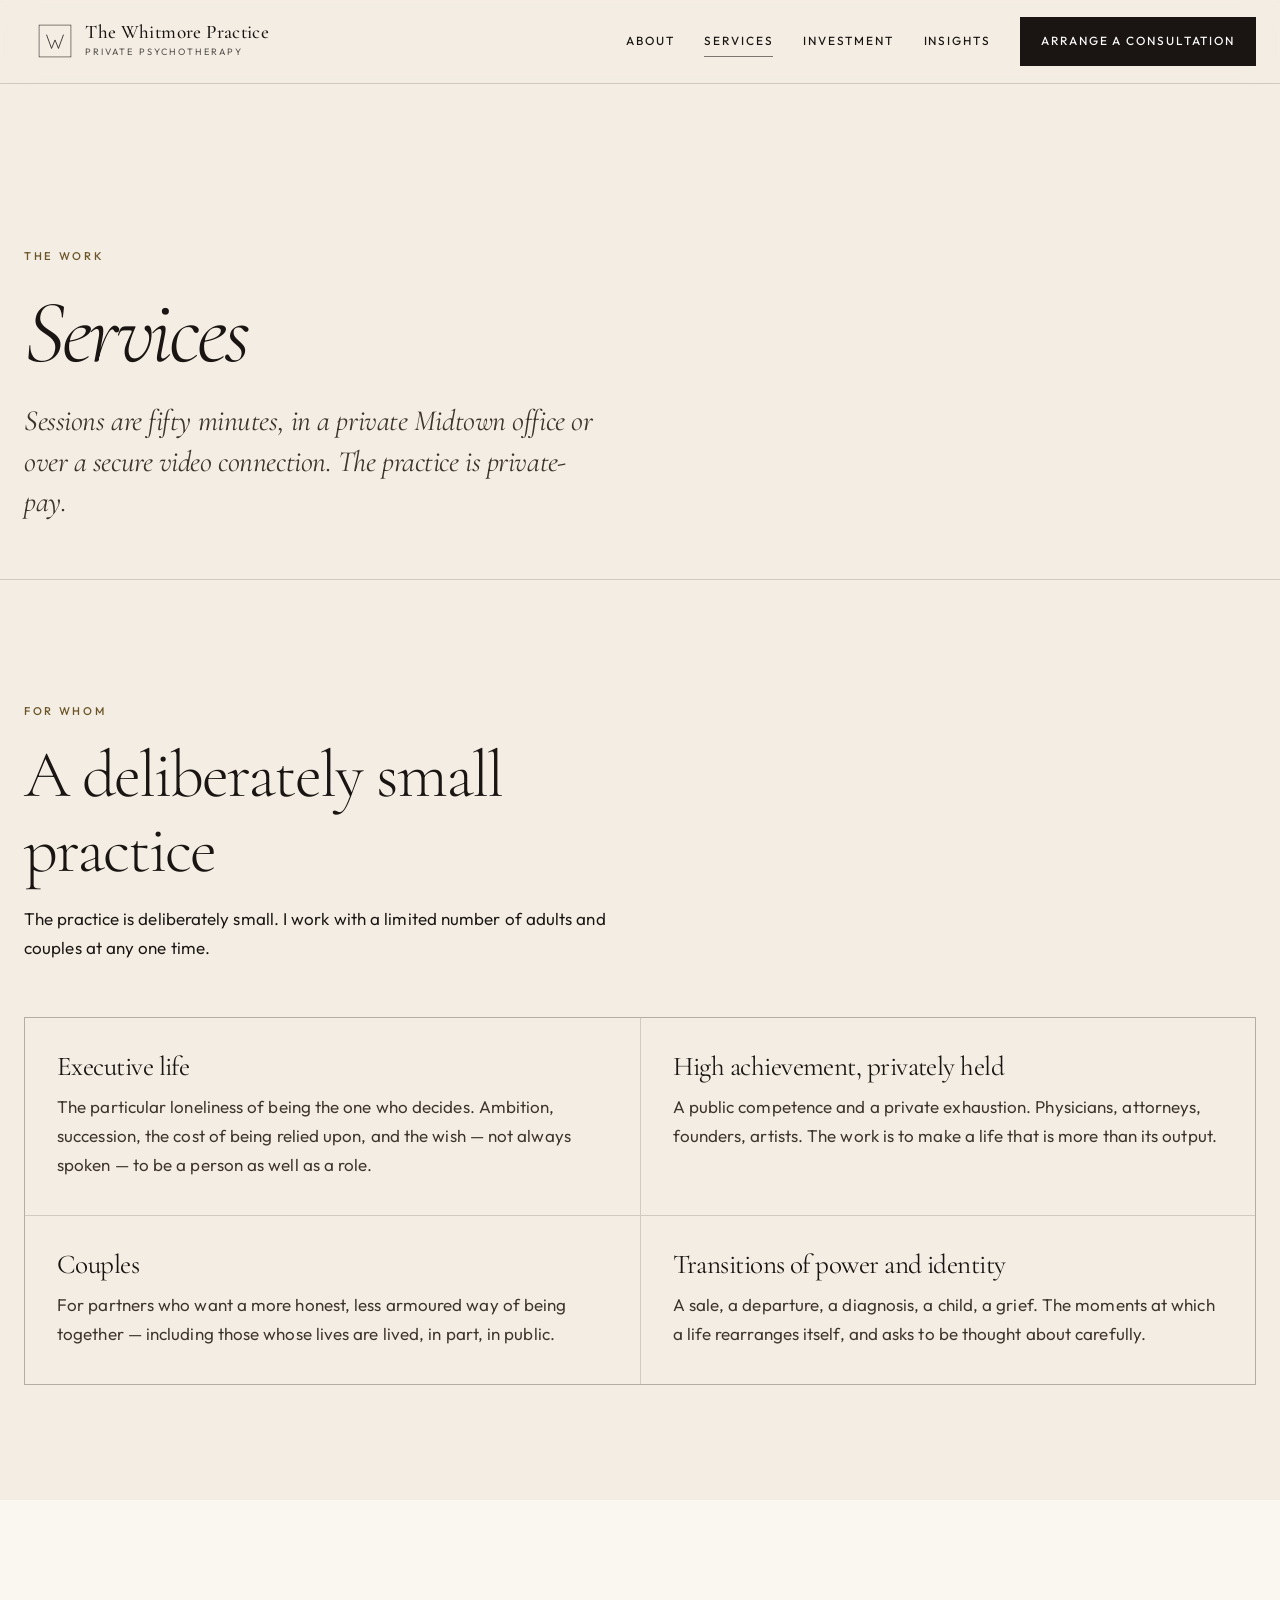
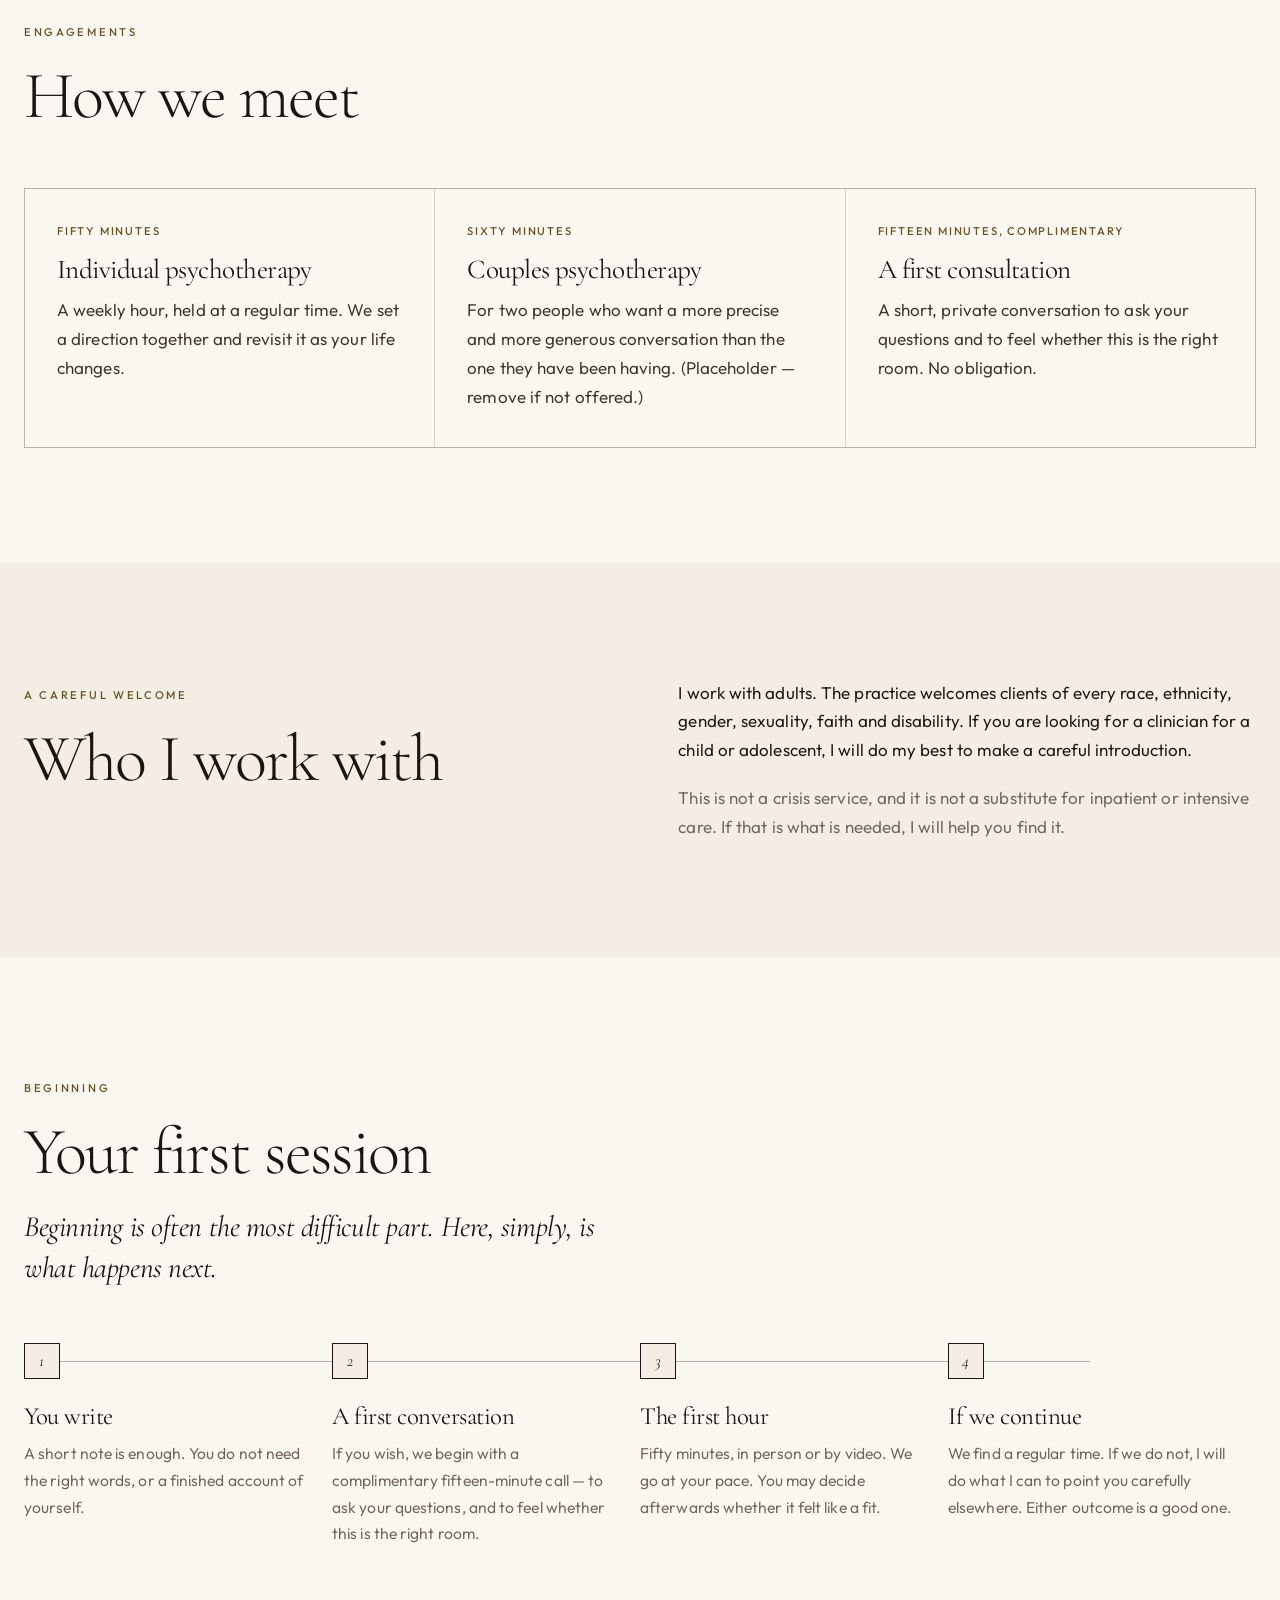
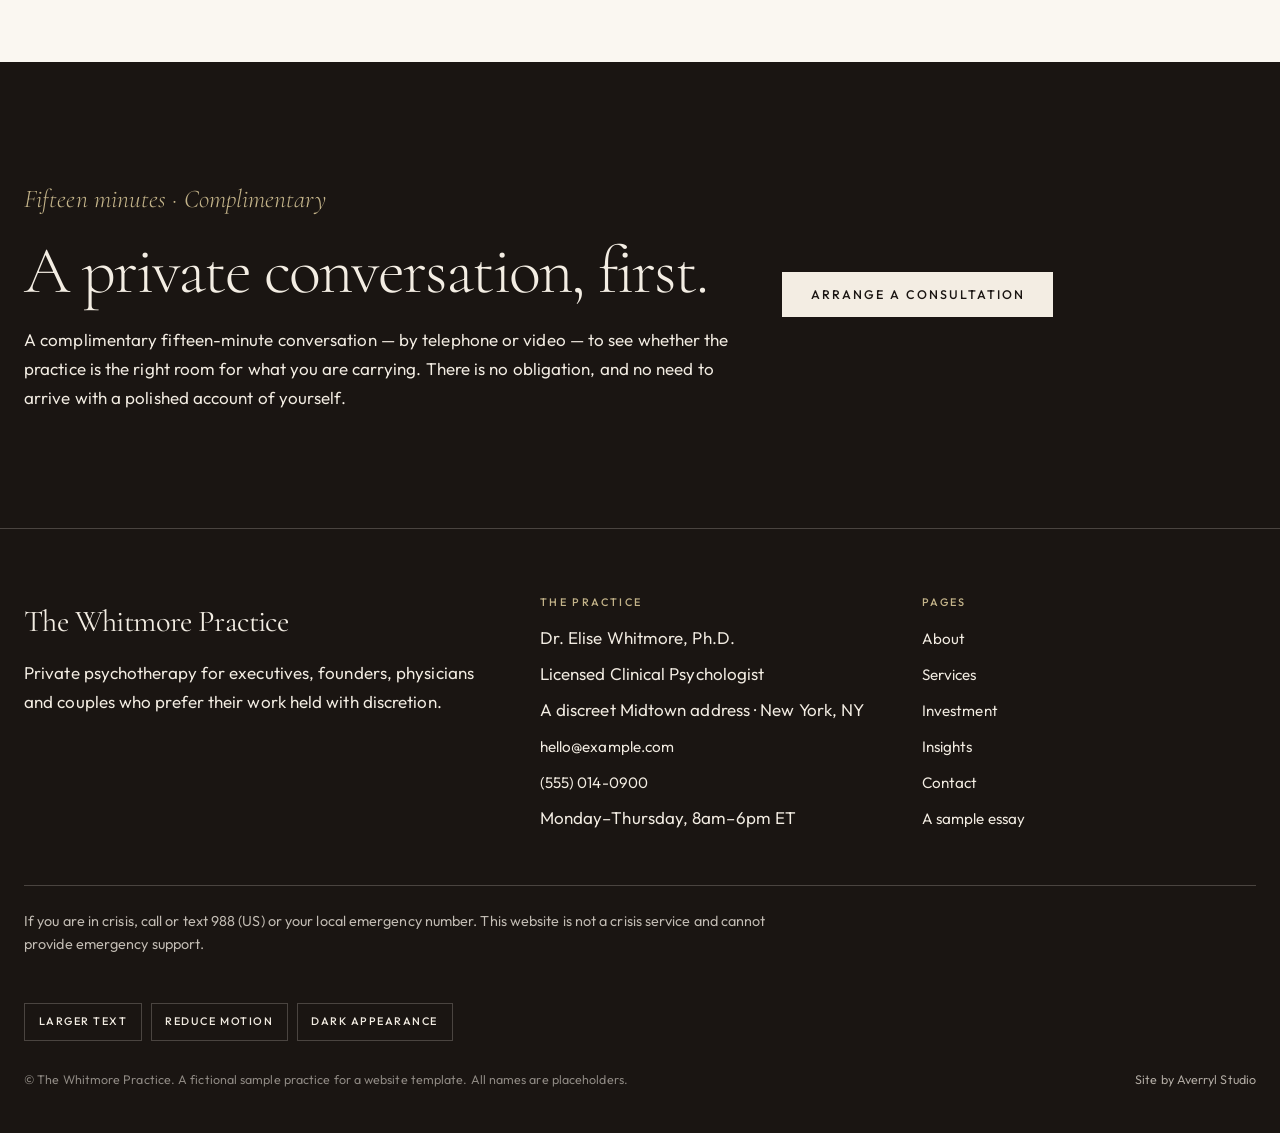
<file: services.html>
<!DOCTYPE html>
<html lang="en">
<head>
  <meta charset="utf-8">
  <meta name="viewport" content="width=device-width, initial-scale=1">
  <title>Services — The Whitmore Practice</title>
  <meta name="description" content="Individual and couples psychotherapy, and a complimentary fifteen-minute consultation. A sample services page for a private-pay practice.">
  <meta name="theme-color" content="#1A1512">
  <link rel="canonical" href="https://averrylstudio.github.io/therapist-site-template-luxe/services.html">
  <link rel="icon" href="images/favicon.svg" type="image/svg+xml">
  <link rel="manifest" href="site.webmanifest">
  <meta property="og:type" content="website">
  <meta property="og:title" content="Services — The Whitmore Practice">
  <meta property="og:description" content="Individual and couples psychotherapy, and a complimentary fifteen-minute consultation. A sample services page for a private-pay practice.">
  <meta property="og:url" content="https://averrylstudio.github.io/therapist-site-template-luxe/services.html">
  <meta property="og:image" content="https://averrylstudio.github.io/therapist-site-template-luxe/images/entrance.jpg">
  <meta property="og:image:alt" content="A modern house at dusk, warm light at the doorway — a placeholder photograph.">
  <meta name="twitter:card" content="summary_large_image">
  <meta name="twitter:title" content="Services — The Whitmore Practice">
  <meta name="twitter:description" content="Individual and couples psychotherapy, and a complimentary fifteen-minute consultation. A sample services page for a private-pay practice.">
  <meta name="twitter:image" content="https://averrylstudio.github.io/therapist-site-template-luxe/images/entrance.jpg">
  <link rel="stylesheet" href="css/fonts.css">
  <link rel="stylesheet" href="css/styles.css">
  <script>
    (function () {
      try {
        var t = localStorage.getItem("wp-theme");
        var m = localStorage.getItem("wp-motion");
        var y = localStorage.getItem("wp-type");
        if (t) document.documentElement.setAttribute("data-theme", t);
        if (m) document.documentElement.setAttribute("data-motion", m);
        if (y) document.documentElement.setAttribute("data-type", y);
      } catch (e) {}
    })();
  </script>
  
</head>
<body>
<a class="skip" href="#main">Skip to content</a>
  <header class="site-header">
    <div class="header-inner">
      <a class="brand" href="index.html" data-brand>
        <img class="brand-logo" data-logo alt="" hidden>
        <svg class="mark" data-mark viewBox="0 0 64 64" fill="none" aria-hidden="true">
        <rect x="2" y="2" width="60" height="60" stroke="currentColor" stroke-width="1"/>
        <path d="M16 20l9.5 26 6.5-16 6.5 16L48 20" stroke="currentColor" stroke-width="1.5" stroke-linejoin="miter"/>
      </svg>
        <span class="wordmark" data-wordmark>
          <span class="wordmark-name" data-practice-name>The Whitmore Practice</span>
          <span class="wordmark-sub">Private psychotherapy</span>
        </span>
      </a>
      <nav class="nav" aria-label="Primary">
        <a href="about.html">About</a>
        <a href="services.html">Services</a>
        <a href="investment.html">Investment</a>
        <a href="insights.html">Insights</a>
        <a class="nav-cta" data-consult-cta href="contact.html">Request a consult</a>
      </nav>
      <button class="menu-toggle" id="menu-toggle" type="button" aria-expanded="false" aria-controls="mobile-panel" aria-label="Open menu">
        <span class="hamburger" aria-hidden="true"><span></span><span></span><span></span></span>
      </button>
    </div>
  </header>
  <nav class="mobile-panel" id="mobile-panel" aria-hidden="true" aria-label="Mobile">
    <a href="index.html">Home</a>
    <a href="about.html">About</a>
    <a href="services.html">Services</a>
    <a href="investment.html">Investment</a>
    <a href="insights.html">Insights</a>
    <a href="contact.html">Contact</a>
    <a class="nav-cta" data-consult-cta href="contact.html">Request a consult</a>
  </nav>

  <main id="main">

    <header class="page-hero">
      <div class="wrap">
        <p class="eyebrow">The work</p>
        <h1>Services</h1>
        <p class="lede" data-services-intro>Sessions are fifty minutes, in a private Midtown office or over a secure video connection. The practice is private-pay.</p>
      </div>
    </header>

    <section class="section" aria-labelledby="spec-title">
      <div class="wrap">
        <div class="section-head">
          <p class="eyebrow">For whom</p>
          <h2 id="spec-title">A deliberately small practice</h2>
          <p data-specialties-intro></p>
        </div>
        <div class="cards-2" data-specialties></div>
      </div>
    </section>

    <section class="section section-elev" aria-labelledby="offer-title">
      <div class="wrap">
        <div class="section-head">
          <p class="eyebrow">Engagements</p>
          <h2 id="offer-title">How we meet</h2>
        </div>
        <div class="cards-3" data-services></div>
      </div>
    </section>

    <section class="section" aria-labelledby="who-title">
      <div class="wrap split top">
        <div>
          <p class="eyebrow">A careful welcome</p>
          <h2 id="who-title">Who I work with</h2>
        </div>
        <div>
          <p data-who></p>
          <p class="muted" data-who-not></p>
        </div>
      </div>
    </section>

    <section class="section section-elev" aria-labelledby="first-title">
      <div class="wrap">
        <div class="section-head">
          <p class="eyebrow">Beginning</p>
          <h2 id="first-title">Your first session</h2>
          <p class="lede" data-first-intro></p>
        </div>
        <div class="steps" data-steps></div>
      </div>
    </section>

    <section class="section section-ink" aria-labelledby="c3">
      <div class="wrap consult-block">
        <div>
          <p class="consult-offer" data-consult-duration></p>
          <h2 id="c3" data-consult-title></h2>
          <p data-consult-text></p>
        </div>
        <div>
          <a class="btn btn-primary" data-consult-cta href="contact.html">Arrange a consultation</a>
        </div>
      </div>
    </section>

  </main>
  <footer class="site-footer">
    <div class="wrap">
      <div class="footer-grid">
        <div>
          <p class="footer-brand" data-practice-name>The Whitmore Practice</p>
          <p data-short>Private psychotherapy for executives, founders, physicians and couples who prefer their work held with discretion.</p>
        </div>
        <div class="footer-col">
          <h3>The practice</h3>
          <ul>
            <li><span data-therapist-name>Dr. Elise Whitmore, Ph.D.</span></li>
            <li><span data-title>Licensed Clinical Psychologist</span></li>
            <li><span data-address>A discreet Midtown address · New York, NY</span></li>
            <li><a data-email href="mailto:hello@example.com">hello@example.com</a></li>
            <li><a data-phone href="tel:5550140900">(555) 014-0900</a></li>
            <li><span data-hours>Monday–Thursday, 8am–6pm ET</span></li>
          </ul>
        </div>
        <div class="footer-col">
          <h3>Pages</h3>
          <ul>
            <li><a href="about.html">About</a></li>
            <li><a href="services.html">Services</a></li>
            <li><a href="investment.html">Investment</a></li>
            <li><a href="insights.html">Insights</a></li>
            <li><a href="contact.html">Contact</a></li>
            <li><a href="article.html">A sample essay</a></li>
          </ul>
        </div>
      </div>
      <p class="crisis" data-crisis>If you are in crisis, call or text 988 (US) or your local emergency number. This website is not a crisis service and cannot provide emergency support.</p>
      <div class="comfort" id="comfort" role="group" aria-label="Comfort controls">
        <button type="button" id="comfort-type" aria-pressed="false">Larger text</button>
        <button type="button" id="comfort-motion" aria-pressed="false">Reduce motion</button>
        <button type="button" id="comfort-theme" aria-pressed="false">Dark appearance</button>
      </div>
      <div class="footer-base">
        <p>© The Whitmore Practice. A fictional sample practice for a website template. All names are placeholders.</p>
        <p data-footer-credit><a href="https://averryl.com">Site by Averryl Studio</a></p>
      </div>
    </div>
  </footer>
  <script src="site.config.js"></script>
  <script src="js/app.js"></script>
</body>
</html>
</file>
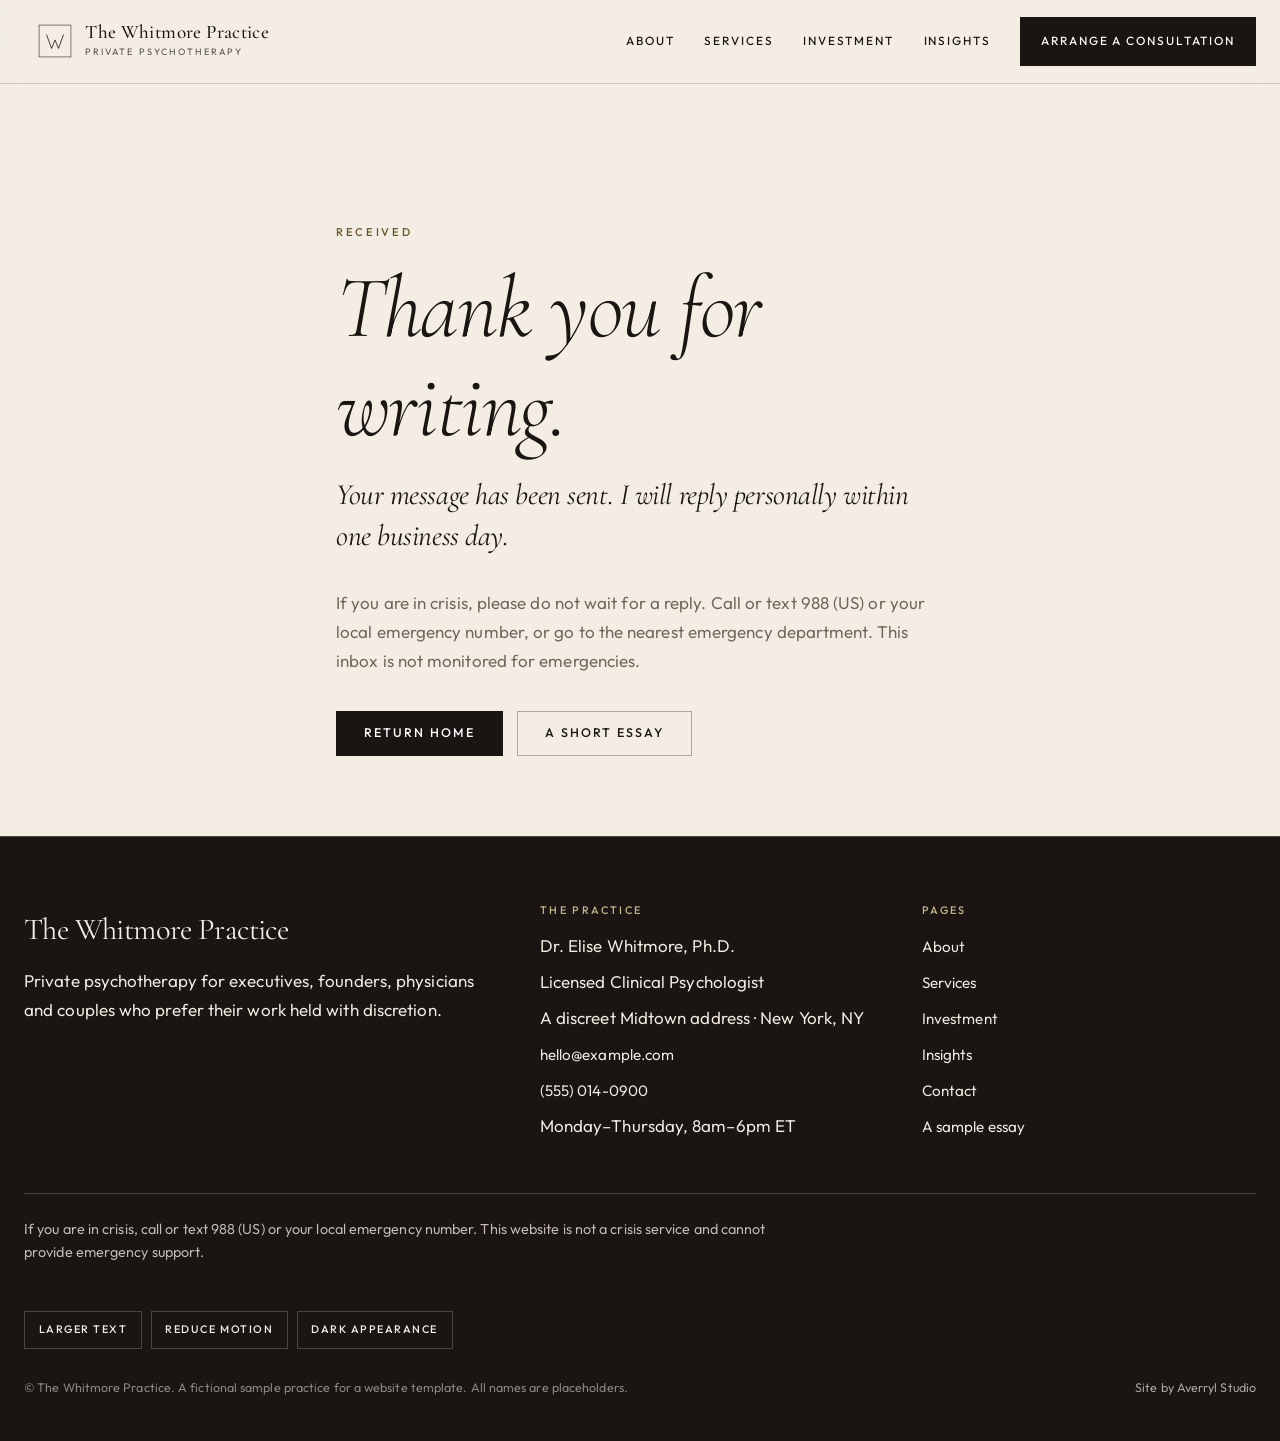
<file: thank-you.html>
<!DOCTYPE html>
<html lang="en">
<head>
  <meta charset="utf-8">
  <meta name="viewport" content="width=device-width, initial-scale=1">
  <title>Thank you — The Whitmore Practice</title>
  <meta name="description" content="Your message has been received. I will reply within one business day.">
  <meta name="theme-color" content="#1A1512">
  <link rel="canonical" href="https://averrylstudio.github.io/therapist-site-template-luxe/thank-you.html">
  <link rel="icon" href="images/favicon.svg" type="image/svg+xml">
  <link rel="manifest" href="site.webmanifest">
  <meta property="og:type" content="website">
  <meta property="og:title" content="Thank you — The Whitmore Practice">
  <meta property="og:description" content="Your message has been received. I will reply within one business day.">
  <meta property="og:url" content="https://averrylstudio.github.io/therapist-site-template-luxe/thank-you.html">
  <meta property="og:image" content="https://averrylstudio.github.io/therapist-site-template-luxe/images/entrance.jpg">
  <meta property="og:image:alt" content="A modern house at dusk, warm light at the doorway — a placeholder photograph.">
  <meta name="twitter:card" content="summary_large_image">
  <meta name="twitter:title" content="Thank you — The Whitmore Practice">
  <meta name="twitter:description" content="Your message has been received. I will reply within one business day.">
  <meta name="twitter:image" content="https://averrylstudio.github.io/therapist-site-template-luxe/images/entrance.jpg">
  <link rel="stylesheet" href="css/fonts.css">
  <link rel="stylesheet" href="css/styles.css">
  <script>
    (function () {
      try {
        var t = localStorage.getItem("wp-theme");
        var m = localStorage.getItem("wp-motion");
        var y = localStorage.getItem("wp-type");
        if (t) document.documentElement.setAttribute("data-theme", t);
        if (m) document.documentElement.setAttribute("data-motion", m);
        if (y) document.documentElement.setAttribute("data-type", y);
      } catch (e) {}
    })();
  </script>
  
</head>
<body>
<a class="skip" href="#main">Skip to content</a>
  <header class="site-header">
    <div class="header-inner">
      <a class="brand" href="index.html" data-brand>
        <img class="brand-logo" data-logo alt="" hidden>
        <svg class="mark" data-mark viewBox="0 0 64 64" fill="none" aria-hidden="true">
        <rect x="2" y="2" width="60" height="60" stroke="currentColor" stroke-width="1"/>
        <path d="M16 20l9.5 26 6.5-16 6.5 16L48 20" stroke="currentColor" stroke-width="1.5" stroke-linejoin="miter"/>
      </svg>
        <span class="wordmark" data-wordmark>
          <span class="wordmark-name" data-practice-name>The Whitmore Practice</span>
          <span class="wordmark-sub">Private psychotherapy</span>
        </span>
      </a>
      <nav class="nav" aria-label="Primary">
        <a href="about.html">About</a>
        <a href="services.html">Services</a>
        <a href="investment.html">Investment</a>
        <a href="insights.html">Insights</a>
        <a class="nav-cta" data-consult-cta href="contact.html">Request a consult</a>
      </nav>
      <button class="menu-toggle" id="menu-toggle" type="button" aria-expanded="false" aria-controls="mobile-panel" aria-label="Open menu">
        <span class="hamburger" aria-hidden="true"><span></span><span></span><span></span></span>
      </button>
    </div>
  </header>
  <nav class="mobile-panel" id="mobile-panel" aria-hidden="true" aria-label="Mobile">
    <a href="index.html">Home</a>
    <a href="about.html">About</a>
    <a href="services.html">Services</a>
    <a href="investment.html">Investment</a>
    <a href="insights.html">Insights</a>
    <a href="contact.html">Contact</a>
    <a class="nav-cta" data-consult-cta href="contact.html">Request a consult</a>
  </nav>

  <main id="main">

    <div class="simple-page">
      <div class="wrap" style="max-width:38rem">
        <p class="eyebrow">Received</p>
        <h1>Thank you for writing.</h1>
        <p class="lede">Your message has been sent. I will reply personally within one business day.</p>
        <p class="muted">If you are in crisis, please do not wait for a reply. Call or text 988 (US) or your local emergency number, or go to the nearest emergency department. This inbox is not monitored for emergencies.</p>
        <div class="btn-row" style="margin-top:2.2rem">
          <a class="btn btn-primary" href="index.html">Return home</a>
          <a class="btn btn-ghost" href="insights.html">A short essay</a>
        </div>
      </div>
    </div>

  </main>
  <footer class="site-footer">
    <div class="wrap">
      <div class="footer-grid">
        <div>
          <p class="footer-brand" data-practice-name>The Whitmore Practice</p>
          <p data-short>Private psychotherapy for executives, founders, physicians and couples who prefer their work held with discretion.</p>
        </div>
        <div class="footer-col">
          <h3>The practice</h3>
          <ul>
            <li><span data-therapist-name>Dr. Elise Whitmore, Ph.D.</span></li>
            <li><span data-title>Licensed Clinical Psychologist</span></li>
            <li><span data-address>A discreet Midtown address · New York, NY</span></li>
            <li><a data-email href="mailto:hello@example.com">hello@example.com</a></li>
            <li><a data-phone href="tel:5550140900">(555) 014-0900</a></li>
            <li><span data-hours>Monday–Thursday, 8am–6pm ET</span></li>
          </ul>
        </div>
        <div class="footer-col">
          <h3>Pages</h3>
          <ul>
            <li><a href="about.html">About</a></li>
            <li><a href="services.html">Services</a></li>
            <li><a href="investment.html">Investment</a></li>
            <li><a href="insights.html">Insights</a></li>
            <li><a href="contact.html">Contact</a></li>
            <li><a href="article.html">A sample essay</a></li>
          </ul>
        </div>
      </div>
      <p class="crisis" data-crisis>If you are in crisis, call or text 988 (US) or your local emergency number. This website is not a crisis service and cannot provide emergency support.</p>
      <div class="comfort" id="comfort" role="group" aria-label="Comfort controls">
        <button type="button" id="comfort-type" aria-pressed="false">Larger text</button>
        <button type="button" id="comfort-motion" aria-pressed="false">Reduce motion</button>
        <button type="button" id="comfort-theme" aria-pressed="false">Dark appearance</button>
      </div>
      <div class="footer-base">
        <p>© The Whitmore Practice. A fictional sample practice for a website template. All names are placeholders.</p>
        <p data-footer-credit><a href="https://averryl.com">Site by Averryl Studio</a></p>
      </div>
    </div>
  </footer>
  <script src="site.config.js"></script>
  <script src="js/app.js"></script>
</body>
</html>
</file>
<file: css/fonts.css>
/* Self-hosted latin fonts: Cormorant Garamond and Outfit (SIL Open Font License). */

@font-face {
  font-family: "Cormorant Garamond";
  font-style: normal;
  font-weight: 300;
  font-display: swap;
  src: url("../fonts/cormorant-normal-300.woff2") format("woff2");
}

@font-face {
  font-family: "Cormorant Garamond";
  font-style: italic;
  font-weight: 300;
  font-display: swap;
  src: url("../fonts/cormorant-italic-300.woff2") format("woff2");
}

@font-face {
  font-family: "Cormorant Garamond";
  font-style: normal;
  font-weight: 400;
  font-display: swap;
  src: url("../fonts/cormorant-normal-400.woff2") format("woff2");
}

@font-face {
  font-family: "Cormorant Garamond";
  font-style: italic;
  font-weight: 400;
  font-display: swap;
  src: url("../fonts/cormorant-italic-400.woff2") format("woff2");
}

@font-face {
  font-family: "Cormorant Garamond";
  font-style: normal;
  font-weight: 500;
  font-display: swap;
  src: url("../fonts/cormorant-normal-500.woff2") format("woff2");
}

@font-face {
  font-family: "Cormorant Garamond";
  font-style: normal;
  font-weight: 600;
  font-display: swap;
  src: url("../fonts/cormorant-normal-600.woff2") format("woff2");
}

@font-face {
  font-family: "Cormorant Garamond";
  font-style: italic;
  font-weight: 600;
  font-display: swap;
  src: url("../fonts/cormorant-italic-600.woff2") format("woff2");
}

@font-face {
  font-family: "Outfit";
  font-style: normal;
  font-weight: 300 700;
  font-display: swap;
  src: url("../fonts/outfit-variable.woff2") format("woff2");
}
</file>
<file: css/styles.css>
/* ==========================================================================
   The Whitmore Practice — template styles
   A restrained, editorial private-practice design.
   Edit colours in :root or, preferably, in site.config.js (applied at runtime).
   ========================================================================== */

/* --- Tokens ------------------------------------------------------------- */
:root {
  --ivory: #F3EDE3;
  --parchment: #FAF7F1;
  --stone: #E8E0D4;
  --cream: #FBF8F3;
  --espresso: #1A1512;
  --ink: #241E1A;
  --umber: #3D342C;
  --taupe: #6F655A;
  --brass: #C4B48A;
  --brass-deep: #6B5428;
  --white: #FFFFFF;

  --bg: var(--ivory);
  --bg-elev: var(--parchment);
  --bg-ink: var(--espresso);
  --text: var(--espresso);
  --text-muted: var(--taupe);
  --text-on-ink: var(--ivory);
  --accent: var(--brass-deep);
  --line: rgba(26, 21, 18, 0.16);
  --line-strong: rgba(26, 21, 18, 0.32);
  --line-on-ink: rgba(243, 237, 227, 0.22);
  --shadow: 0 24px 60px -28px rgba(26, 21, 18, 0.35);

  --font-serif: "Cormorant Garamond", "Iwanami Mincho", "Palatino Linotype", Palatino, "Times New Roman", serif;
  --font-sans: "Outfit", "Avenir Next", "Segoe UI", system-ui, sans-serif;

  --measure: 68ch;
  --page: min(1240px, calc(100% - 48px));
  --page-wide: min(1480px, calc(100% - 48px));
  --header-h: 84px;
  --ease: cubic-bezier(0.22, 1, 0.36, 1);
  --radius: 0;
}

html[data-theme="dark"] {
  --bg: #14110F;
  --bg-elev: #1C1815;
  --bg-ink: #0E0C0B;
  --text: #F3EDE3;
  --text-muted: #B5A898;
  --text-on-ink: #F3EDE3;
  --accent: #C4B48A;
  --line: rgba(243, 237, 227, 0.14);
  --line-strong: rgba(243, 237, 227, 0.28);
  --line-on-ink: rgba(243, 237, 227, 0.18);
  --shadow: 0 24px 60px -24px rgba(0, 0, 0, 0.65);
  --stone: #2A2420;
  /* --ivory and --espresso stay the light cream and near-black,
     so primary buttons keep AA contrast in both themes. */
}

/* Larger type comfort */
html[data-type="large"] { font-size: 118%; }
html[data-type="large"] .hero-title { font-size: clamp(3rem, 8vw, 6.4rem); }

/* --- Base --------------------------------------------------------------- */
*, *::before, *::after { box-sizing: border-box; }
html {
  font-size: 100%;
  scroll-behavior: smooth;
  -webkit-text-size-adjust: 100%;
}
html[data-motion="reduce"],
html[data-motion="reduce"] * {
  scroll-behavior: auto;
}
@media (prefers-reduced-motion: reduce) {
  html { scroll-behavior: auto; }
}
body {
  margin: 0;
  background: var(--bg);
  color: var(--text);
  font-family: var(--font-sans);
  font-weight: 370;
  font-size: 1.0625rem;
  line-height: 1.7;
  letter-spacing: 0.005em;
  -webkit-font-smoothing: antialiased;
  -moz-osx-font-smoothing: grayscale;
}
img { max-width: 100%; height: auto; display: block; }
a { color: inherit; text-decoration-thickness: 1px; text-underline-offset: 0.22em; }
a:hover { color: var(--accent); }
button, input, select, textarea { font: inherit; color: inherit; }
button { cursor: pointer; }
h1, h2, h3, h4, .serif { font-family: var(--font-serif); font-weight: 400; letter-spacing: -0.02em; line-height: 1.12; color: var(--text); }
p { margin: 0 0 1.1em; }
p:last-child { margin-bottom: 0; }
:focus-visible {
  outline: 2px solid var(--brass-deep);
  outline-offset: 3px;
}
html[data-theme="dark"] :focus-visible { outline-color: var(--brass); }

.skip {
  position: absolute;
  left: 12px; top: -60px;
  background: var(--espresso);
  color: #fff;
  padding: 0.6rem 1rem;
  z-index: 1000;
  font-size: 0.9rem;
}
.skip:focus { top: 12px; }

/* --- Eyebrows, rules, type helpers ------------------------------------- */
.eyebrow {
  display: inline-block;
  font-family: var(--font-sans);
  font-weight: 500;
  font-size: 0.7rem;
  letter-spacing: 0.24em;
  text-transform: uppercase;
  color: var(--accent);
  margin: 0 0 1.15rem;
  line-height: 1.4;
}
.rule {
  border: 0;
  border-top: 1px solid var(--line);
  margin: 0;
}
.rule-brass { border-top-color: var(--brass); opacity: 0.7; }
.measure { max-width: var(--measure); }
.lede {
  font-family: var(--font-serif);
  font-size: clamp(1.45rem, 2.3vw, 2rem);
  font-weight: 400;
  font-style: italic;
  line-height: 1.38;
  letter-spacing: -0.015em;
  color: var(--text);
}
.muted { color: var(--text-muted); }
.small { font-size: 0.88rem; line-height: 1.6; }
.center { text-align: center; }

/* --- Layout ------------------------------------------------------------- */
.wrap { width: var(--page); margin-inline: auto; }
.wrap-wide { width: var(--page-wide); margin-inline: auto; }
.section { padding: clamp(5rem, 9vw, 8.5rem) 0; }
.section-tight { padding: clamp(3.5rem, 6vw, 5.5rem) 0; }
.section-ink {
  background: var(--bg-ink);
  color: var(--text-on-ink);
}
.section-ink h2, .section-ink h3, .section-ink .lede { color: var(--text-on-ink); }
.section-ink .eyebrow { color: var(--brass); }
.section-ink .muted { color: rgba(243, 237, 227, 0.72); }
.section-ink .rule { border-top-color: var(--line-on-ink); }
.section-elev { background: var(--bg-elev); }
.section-head { max-width: 38rem; margin-bottom: 3.4rem; }
.section-head.center { margin-inline: auto; text-align: center; }
.section h2, .display-h {
  font-size: clamp(2.4rem, 5.2vw, 4.25rem);
  font-weight: 300;
  margin: 0 0 1.1rem;
  letter-spacing: -0.03em;
}
.split {
  display: grid;
  grid-template-columns: 1fr 1fr;
  gap: clamp(2rem, 6vw, 6rem);
  align-items: center;
}
.split.top { align-items: start; }
.split.uneven { grid-template-columns: 0.85fr 1.15fr; }
.split.reverse > :first-child { order: 2; }

/* --- Buttons — high-contrast text is non-negotiable -------------------- */
.btn {
  display: inline-flex;
  align-items: center;
  justify-content: center;
  gap: 0.7rem;
  padding: 0.95rem 1.7rem;
  font-family: var(--font-sans);
  font-weight: 500;
  font-size: 0.78rem;
  letter-spacing: 0.16em;
  text-transform: uppercase;
  text-decoration: none;
  border: 1px solid transparent;
  border-radius: var(--radius);
  line-height: 1;
  transition: background 0.35s var(--ease), color 0.35s var(--ease), border-color 0.35s var(--ease), transform 0.35s var(--ease);
  white-space: nowrap;
}
.btn:hover { text-decoration: none; color: inherit; transform: translateY(-1px); }
.btn-primary,
a.btn-primary,
.nav a.btn-primary,
.nav a.nav-cta,
.mobile-panel a.nav-cta,
.mobile-panel a.btn-primary {
  background: var(--espresso);
  color: #FFFFFF;
  border-color: var(--espresso);
}
.btn-primary:hover,
a.btn-primary:hover,
.nav a.btn-primary:hover,
.nav a.nav-cta:hover,
.nav a.nav-cta:focus,
.nav a.nav-cta[aria-current],
.mobile-panel a.nav-cta:hover,
.mobile-panel a.nav-cta:focus,
.mobile-panel a.btn-primary:hover {
  background: #0F0C0A;
  color: #FFFFFF;
  border-color: #0F0C0A;
}
.btn-ghost,
a.btn-ghost {
  background: transparent;
  color: var(--text);
  border-color: var(--line-strong);
}
.btn-ghost:hover, a.btn-ghost:hover {
  border-color: var(--text);
  color: var(--text);
  background: transparent;
}
.section-ink .btn-primary,
.hero .btn-primary,
.hero a.btn-primary,
.hero a.nav-cta {
  background: var(--ivory);
  color: var(--espresso);
  border-color: var(--ivory);
}
.section-ink .btn-primary:hover,
.hero .btn-primary:hover,
.hero a.btn-primary:hover {
  background: #FFFFFF;
  color: var(--espresso);
  border-color: #FFFFFF;
}
.section-ink .btn-ghost,
.hero .btn-ghost {
  color: var(--ivory);
  border-color: rgba(243, 237, 227, 0.45);
}
.section-ink .btn-ghost:hover,
.hero .btn-ghost:hover {
  color: var(--ivory);
  border-color: var(--ivory);
  background: transparent;
}
.btn-row { display: flex; flex-wrap: wrap; gap: 0.85rem; align-items: center; }

/* Dark-theme primary stays white-on-near-black for AA */
html[data-theme="dark"] .btn-primary,
html[data-theme="dark"] a.btn-primary,
html[data-theme="dark"] .nav a.nav-cta {
  background: var(--ivory);
  color: #1A1512;
  border-color: var(--ivory);
}
html[data-theme="dark"] .btn-primary:hover,
html[data-theme="dark"] a.btn-primary:hover,
html[data-theme="dark"] .nav a.nav-cta:hover {
  background: #FFFFFF;
  color: #1A1512;
  border-color: #FFFFFF;
}
html[data-theme="dark"] .hero .btn-primary {
  background: var(--ivory);
  color: #1A1512;
}

/* --- Header ------------------------------------------------------------- */
.site-header {
  position: sticky;
  top: 0;
  z-index: 80;
  height: var(--header-h);
  display: flex;
  align-items: center;
  background: color-mix(in srgb, var(--bg) 86%, transparent);
  backdrop-filter: blur(16px) saturate(1.1);
  -webkit-backdrop-filter: blur(16px) saturate(1.1);
  border-bottom: 1px solid var(--line);
  transition: background 0.4s var(--ease), border-color 0.4s var(--ease), color 0.4s var(--ease);
}
body.has-hero:not(.is-scrolled) .site-header {
  position: absolute;
  left: 0; right: 0;
  background: transparent;
  border-bottom-color: transparent;
  color: var(--ivory);
}
body.has-hero:not(.is-scrolled) .site-header .wordmark,
body.has-hero:not(.is-scrolled) .site-header .nav a,
body.has-hero:not(.is-scrolled) .site-header .menu-toggle {
  color: var(--ivory);
}
body.has-hero:not(.is-scrolled) .site-header .mark { color: var(--ivory); }
body.has-hero:not(.is-scrolled) .site-header .nav a:hover { color: var(--brass); }
/* CTA remains high-contrast even on the transparent hero header */
body.has-hero:not(.is-scrolled) .site-header .nav a.nav-cta,
body.has-hero:not(.is-scrolled) .site-header .nav a.nav-cta:hover {
  background: var(--ivory);
  color: #1A1512;
  border-color: var(--ivory);
}
.header-inner {
  width: var(--page-wide);
  margin-inline: auto;
  display: flex;
  align-items: center;
  justify-content: space-between;
  gap: 1.5rem;
}
.brand {
  display: flex;
  align-items: center;
  gap: 0.85rem;
  text-decoration: none;
  color: inherit;
  min-width: 0;
}
.brand:hover { color: inherit; }
.mark {
  width: 34px;
  height: 34px;
  color: currentColor;
  flex-shrink: 0;
}
.brand-logo {
  height: 36px;
  width: auto;
  max-width: 200px;
  object-fit: contain;
}
.wordmark {
  display: flex;
  flex-direction: column;
  gap: 0.08rem;
  min-width: 0;
}
.wordmark-name {
  font-family: var(--font-serif);
  font-size: 1.2rem;
  font-weight: 500;
  letter-spacing: 0.02em;
  line-height: 1;
  white-space: nowrap;
  overflow: hidden;
  text-overflow: ellipsis;
}
.wordmark-sub {
  font-family: var(--font-sans);
  font-size: 0.58rem;
  letter-spacing: 0.22em;
  text-transform: uppercase;
  opacity: 0.72;
  font-weight: 400;
}
.nav {
  display: flex;
  align-items: center;
  gap: 1.85rem;
}
.nav a {
  font-size: 0.74rem;
  letter-spacing: 0.16em;
  text-transform: uppercase;
  text-decoration: none;
  font-weight: 450;
  color: var(--text);
  position: relative;
  padding: 0.2rem 0;
}
.nav a:hover { color: var(--accent); }
.nav a[aria-current="page"]::after,
.nav a:hover::after {
  content: "";
  position: absolute;
  left: 0; right: 0; bottom: -2px;
  height: 1px;
  background: currentColor;
  opacity: 0.55;
}
.nav a.nav-cta,
.nav a.nav-cta:hover,
.nav a.nav-cta:focus,
.nav a.nav-cta[aria-current] {
  padding: 0.85rem 1.25rem;
  background: var(--espresso);
  color: #FFFFFF;
  border: 1px solid var(--espresso);
}
.nav a.nav-cta::after { display: none; }

.menu-toggle {
  display: none;
  background: none;
  border: 0;
  padding: 0.4rem;
  color: inherit;
  width: 44px;
  height: 44px;
  align-items: center;
  justify-content: center;
}
.menu-toggle svg { display: block; }
.hamburger, .hamburger span {
  display: block;
  width: 22px;
}
.hamburger span {
  height: 1px;
  background: currentColor;
  margin: 6px 0;
  transition: transform 0.3s var(--ease), opacity 0.3s var(--ease);
}
.is-menu-open .hamburger span:nth-child(1) { transform: translateY(7px) rotate(45deg); }
.is-menu-open .hamburger span:nth-child(2) { opacity: 0; }
.is-menu-open .hamburger span:nth-child(3) { transform: translateY(-7px) rotate(-45deg); }

.mobile-panel {
  display: none;
}

/* --- Hero --------------------------------------------------------------- */
.hero {
  position: relative;
  min-height: 100vh;
  min-height: 100dvh;
  display: flex;
  align-items: flex-end;
  color: var(--ivory);
  background: var(--espresso);
  overflow: hidden;
}
.hero-media {
  position: absolute;
  inset: 0;
}
.hero-media img {
  width: 100%;
  height: 100%;
  object-fit: cover;
  object-position: 62% 50%;
}
.hero-shade {
  position: absolute;
  inset: 0;
  background:
    linear-gradient(90deg, rgba(20, 16, 13, 0.88) 0%, rgba(20, 16, 13, 0.55) 46%, rgba(20, 16, 13, 0.22) 100%),
    linear-gradient(180deg, rgba(20, 16, 13, 0.25) 0%, rgba(20, 16, 13, 0) 28%, rgba(20, 16, 13, 0.55) 100%);
}
.hero-inner {
  position: relative;
  width: var(--page-wide);
  margin: 0 auto;
  padding: calc(var(--header-h) + 3rem) 0 5.5rem;
  max-width: 58rem;
  margin-left: max(24px, calc((100% - 1480px) / 2 + 24px));
}
.hero-kicker {
  font-size: 0.72rem;
  letter-spacing: 0.28em;
  text-transform: uppercase;
  color: var(--brass);
  font-weight: 500;
  margin: 0 0 1.6rem;
}
.hero-title {
  font-family: var(--font-serif);
  font-weight: 300;
  font-style: italic;
  font-size: clamp(3.4rem, 9vw, 7.4rem);
  line-height: 0.95;
  letter-spacing: -0.035em;
  margin: 0 0 1.6rem;
  color: var(--ivory);
  max-width: 14ch;
}
.hero-sub {
  font-size: 1.05rem;
  font-weight: 330;
  line-height: 1.7;
  max-width: 38rem;
  color: rgba(243, 237, 227, 0.86);
  margin: 0 0 2.4rem;
}
.hero-status {
  display: inline-flex;
  align-items: center;
  gap: 0.65rem;
  font-size: 0.72rem;
  letter-spacing: 0.18em;
  text-transform: uppercase;
  color: rgba(243, 237, 227, 0.8);
  margin-bottom: 2rem;
}
.hero-status::before {
  content: "";
  width: 6px; height: 6px;
  border-radius: 50%;
  background: var(--brass);
  box-shadow: 0 0 0 4px rgba(196, 180, 138, 0.22);
}
.hero-scroll {
  position: absolute;
  right: max(24px, calc((100% - 1480px) / 2 + 24px));
  bottom: 2.4rem;
  font-size: 0.65rem;
  letter-spacing: 0.22em;
  text-transform: uppercase;
  color: rgba(243, 237, 227, 0.7);
  writing-mode: vertical-rl;
}

/* Interior page heroes (shorter, editorial) */
.page-hero {
  padding: calc(var(--header-h) + 4.5rem) 0 3.5rem;
  border-bottom: 1px solid var(--line);
}
.page-hero h1 {
  font-weight: 300;
  font-style: italic;
  font-size: clamp(3rem, 7vw, 6.1rem);
  margin: 0 0 1.1rem;
  max-width: 16ch;
  letter-spacing: -0.035em;
}
.page-hero .lede { max-width: 36rem; color: var(--umber); }
html[data-theme="dark"] .page-hero .lede { color: var(--text-muted); }

/* --- Intro band --------------------------------------------------------- */
.intro-band {
  display: grid;
  grid-template-columns: 1fr 1.15fr;
  gap: clamp(2rem, 6vw, 6.5rem);
  align-items: center;
}
.intro-band figure { margin: 0; position: relative; }
.intro-band img {
  width: 100%;
  aspect-ratio: 4/5;
  object-fit: cover;
}
.intro-band figcaption {
  margin-top: 0.7rem;
  font-size: 0.75rem;
  letter-spacing: 0.08em;
  color: var(--text-muted);
  font-style: italic;
  font-family: var(--font-serif);
}
.intro-copy h2 { margin-bottom: 1.4rem; }

/* --- Find your path ----------------------------------------------------- */
.path-list { display: grid; gap: 0; border-top: 1px solid var(--line); }
.path-item { border-bottom: 1px solid var(--line); }
.path-btn {
  width: 100%;
  background: none;
  border: 0;
  text-align: left;
  padding: 1.55rem 0;
  display: grid;
  grid-template-columns: 4.2rem 1fr auto;
  gap: 1rem;
  align-items: center;
  color: var(--text);
  transition: background 0.3s var(--ease);
}
.path-btn:hover { color: var(--text); }
.path-num {
  font-family: var(--font-serif);
  font-weight: 300;
  font-style: italic;
  font-size: 1.65rem;
  color: var(--accent);
  letter-spacing: -0.03em;
}
.path-label {
  font-family: var(--font-serif);
  font-size: clamp(1.35rem, 2.2vw, 1.85rem);
  font-weight: 400;
  letter-spacing: -0.02em;
  line-height: 1.25;
}
.path-arrow {
  font-size: 1.3rem;
  opacity: 0.45;
  transition: transform 0.35s var(--ease), opacity 0.35s;
}
.path-item.is-open .path-arrow { transform: rotate(45deg); opacity: 1; }
.path-panel {
  display: none;
  padding: 0 0 1.9rem 5.2rem;
  max-width: 40rem;
}
.path-item.is-open .path-panel { display: block; }
.path-recommend {
  font-size: 0.7rem;
  letter-spacing: 0.2em;
  text-transform: uppercase;
  color: var(--accent);
  font-weight: 500;
  margin: 0 0 0.55rem;
}
.path-panel p { margin-bottom: 1.15rem; color: var(--umber); }
html[data-theme="dark"] .path-panel p { color: var(--text-muted); }
.path-note {
  margin-top: 2.2rem;
  font-size: 0.85rem;
  color: var(--text-muted);
  max-width: 46rem;
}

/* --- First session steps ------------------------------------------------ */
.steps {
  display: grid;
  grid-template-columns: repeat(4, 1fr);
  gap: 0;
  position: relative;
}
.steps::before {
  content: "";
  position: absolute;
  top: 18px;
  left: 18px;
  right: calc(12.5% + 12px);
  height: 1px;
  background: var(--line-strong);
}
.step {
  padding: 0 1.4rem 0 0;
  position: relative;
}
.step-index {
  width: 36px;
  height: 36px;
  border: 1px solid var(--text);
  background: var(--bg);
  display: grid;
  place-items: center;
  font-family: var(--font-serif);
  font-style: italic;
  font-size: 1.05rem;
  margin-bottom: 1.5rem;
  position: relative;
  z-index: 1;
}
.step h3 {
  font-size: 1.55rem;
  font-weight: 400;
  margin: 0 0 0.6rem;
}
.step p { color: var(--text-muted); font-size: 0.98rem; }

/* --- Services / values -------------------------------------------------- */
.cards-2, .cards-3, .cards-4 {
  display: grid;
  gap: 1px;
  background: var(--line);
  border: 1px solid var(--line);
}
.cards-2 { grid-template-columns: 1fr 1fr; }
.cards-3 { grid-template-columns: repeat(3, 1fr); }
.cards-4 { grid-template-columns: repeat(4, 1fr); }
.card {
  background: var(--bg);
  padding: 2.1rem 2rem 2.2rem;
}
.section-elev .card { background: var(--bg-elev); }
.card h3 {
  font-size: 1.7rem;
  margin: 0 0 0.7rem;
  font-weight: 400;
}
.card .meta {
  font-size: 0.7rem;
  letter-spacing: 0.16em;
  text-transform: uppercase;
  color: var(--accent);
  margin-bottom: 0.85rem;
  font-weight: 500;
}
.card p { color: var(--umber); margin: 0; }
html[data-theme="dark"] .card p { color: var(--text-muted); }

/* --- Fees --------------------------------------------------------------- */
.fee-list { border-top: 1px solid var(--line); }
.fee-row {
  display: grid;
  grid-template-columns: 1fr auto;
  gap: 1.5rem;
  align-items: baseline;
  padding: 1.45rem 0;
  border-bottom: 1px solid var(--line);
}
.fee-name {
  font-family: var(--font-serif);
  font-size: 1.7rem;
  letter-spacing: -0.02em;
}
.fee-note { font-size: 0.88rem; color: var(--text-muted); margin-top: 0.25rem; }
.fee-price {
  font-family: var(--font-serif);
  font-weight: 300;
  font-style: italic;
  font-size: clamp(1.8rem, 3vw, 2.6rem);
  letter-spacing: -0.03em;
  white-space: nowrap;
}
.policy-grid {
  display: grid;
  grid-template-columns: 1fr 1fr;
  gap: 2.6rem 4rem;
  margin-top: 3.4rem;
}
.policy h3 { font-size: 1.55rem; margin: 0 0 0.7rem; }

/* --- Consult CTA -------------------------------------------------------- */
.consult-block {
  display: grid;
  grid-template-columns: 1.2fr 0.8fr;
  gap: 3rem;
  align-items: center;
}
.consult-offer {
  font-family: var(--font-serif);
  font-style: italic;
  font-size: clamp(1.3rem, 2vw, 1.65rem);
  color: var(--accent);
  margin: 0 0 0.8rem;
}
.section-ink .consult-offer { color: var(--brass); }

/* --- Press strip -------------------------------------------------------- */
.press {
  padding: 2.6rem 0;
  border-top: 1px solid var(--line);
  border-bottom: 1px solid var(--line);
}
.press-row {
  display: flex;
  flex-wrap: wrap;
  align-items: center;
  justify-content: space-between;
  gap: 1.4rem 2.5rem;
}
.press-heading {
  font-size: 0.68rem;
  letter-spacing: 0.24em;
  text-transform: uppercase;
  color: var(--text-muted);
  font-weight: 500;
  margin: 0;
}
.press-items {
  display: flex;
  flex-wrap: wrap;
  gap: 0.8rem 1.1rem;
  align-items: center;
}
.press-item {
  font-family: var(--font-serif);
  font-style: italic;
  font-size: 1.35rem;
  letter-spacing: 0.01em;
  padding: 0.25rem 0.9rem;
  border: 1px solid var(--line);
  color: var(--text);
  text-decoration: none;
  opacity: 0.78;
}
.press-note { width: 100%; font-size: 0.75rem; color: var(--text-muted); margin: 0.4rem 0 0; }

/* --- Insights cards ----------------------------------------------------- */
.articles {
  display: grid;
  grid-template-columns: 1fr 1fr 1fr;
  gap: 1.6rem;
}
.article-card {
  display: flex;
  flex-direction: column;
  text-decoration: none;
  color: inherit;
  min-width: 0;
  height: 100%;
}
.article-card:hover { color: inherit; }
.article-card img {
  width: 100%;
  aspect-ratio: 3/2;
  object-fit: cover;
  margin-bottom: 1.15rem;
  transition: opacity 0.4s var(--ease);
}
.article-card:hover img { opacity: 0.85; }
.article-card .eyebrow { margin-bottom: 0.5rem; }
.article-card h3 {
  font-size: clamp(1.5rem, 2.2vw, 2.05rem);
  margin: 0 0 0.6rem;
  font-weight: 400;
}
.article-card p { color: var(--text-muted); font-size: 0.98rem; flex: 1; }
.article-card.featured h3 { font-size: clamp(2rem, 3vw, 2.7rem); }

/* Article page */
.article-page { padding: 2rem 0 6rem; }
.article-hero img {
  width: 100%;
  max-height: 70vh;
  object-fit: cover;
  aspect-ratio: 16/8;
  margin: 1.5rem 0 3rem;
}
.article-body {
  max-width: 38rem;
  margin: 0 auto;
  font-size: 1.14rem;
  line-height: 1.8;
}
.article-body p:first-of-type::first-letter {
  font-family: var(--font-serif);
  font-size: 4.4rem;
  font-weight: 300;
  float: left;
  line-height: 0.75;
  padding: 0.18em 0.12em 0 0;
  color: var(--text);
}
.article-end {
  max-width: 38rem;
  margin: 3.4rem auto 0;
  padding-top: 2rem;
  border-top: 1px solid var(--line);
}

/* --- Testimonials (no ethics note) -------------------------------------- */
.quotes {
  display: grid;
  grid-template-columns: 1fr 1fr;
  gap: 0 4rem;
  border-top: 1px solid var(--line);
}
.quote {
  background: transparent;
  padding: 2.4rem 0 2.2rem;
  border-bottom: 1px solid var(--line);
}
.quote blockquote {
  margin: 0;
  font-family: var(--font-serif);
  font-style: italic;
  font-size: clamp(1.4rem, 2.2vw, 1.9rem);
  line-height: 1.35;
  letter-spacing: -0.02em;
  font-weight: 400;
}
.quote figcaption {
  margin-top: 1.3rem;
  font-size: 0.72rem;
  letter-spacing: 0.16em;
  text-transform: uppercase;
  color: var(--text-muted);
  font-weight: 500;
}

/* --- Manhattan / full-bleed band ---------------------------------------- */
.bleed {
  position: relative;
  min-height: 58vh;
  color: var(--ivory);
  display: flex;
  align-items: flex-end;
  overflow: hidden;
}
.bleed img {
  position: absolute;
  inset: 0;
  width: 100%;
  height: 100%;
  object-fit: cover;
}
.bleed-shade {
  position: absolute;
  inset: 0;
  background:
    linear-gradient(180deg, rgba(20,16,13,0.15) 0%, rgba(20,16,13,0.55) 45%, rgba(20,16,13,0.86) 100%),
    linear-gradient(90deg, rgba(20,16,13,0.45) 0%, rgba(20,16,13,0.12) 55%, transparent 100%);
}
.bleed .btn-primary,
.bleed a.btn-primary {
  background: var(--ivory);
  color: #1A1512;
  border-color: var(--ivory);
}
.bleed .btn-primary:hover,
.bleed a.btn-primary:hover {
  background: #FFFFFF;
  color: #1A1512;
  border-color: #FFFFFF;
}
.bleed-copy {
  position: relative;
  width: var(--page);
  margin: 0 auto;
  padding: 5rem 0 3.6rem;
  max-width: 28rem;
}
.bleed-copy h2 { color: var(--ivory); }
.bleed-copy p { color: rgba(243,237,227,0.86); }

/* Portrait */
.portrait-frame { margin: 0; }
.portrait-frame img {
  width: 100%;
  aspect-ratio: 4/5;
  object-fit: cover;
  object-position: 50% 15%;
  background: var(--stone);
}
.portrait-frame figcaption {
  margin-top: 0.7rem;
  font-size: 0.8rem;
  font-family: var(--font-serif);
  font-style: italic;
  color: var(--text-muted);
}

/* --- Form --------------------------------------------------------------- */
form.inquiry {
  display: grid;
  gap: 1.15rem;
}
.field { display: flex; flex-direction: column; gap: 0.4rem; }
.field-row {
  display: grid;
  grid-template-columns: 1fr 1fr;
  gap: 1.15rem;
}
label:not(.consent), .label {
  font-size: 0.7rem;
  letter-spacing: 0.16em;
  text-transform: uppercase;
  font-weight: 500;
  color: var(--text);
}
.req { color: var(--accent); }
input[type="text"],
input[type="email"],
input[type="tel"],
select,
textarea {
  background: var(--bg);
  border: 0;
  border-bottom: 1px solid var(--line-strong);
  border-radius: 0;
  padding: 0.75rem 0;
  color: var(--text);
  outline: none;
  width: 100%;
  transition: border-color 0.25s;
  appearance: none;
}
textarea { min-height: 9rem; resize: vertical; border: 1px solid var(--line-strong); padding: 0.8rem; }
input:focus, select:focus, textarea:focus {
  border-color: var(--text);
}
.consent {
  display: flex;
  gap: 0.75rem;
  align-items: flex-start;
  font-size: 0.92rem;
  line-height: 1.55;
  color: var(--umber);
  text-transform: none;
  letter-spacing: 0.01em;
  font-weight: 400;
}
.consent input { margin-top: 0.3rem; accent-color: var(--espresso); width: 1.05rem; height: 1.05rem; flex-shrink: 0; }
.honeypot {
  position: absolute;
  left: -9999px;
  height: 0;
  overflow: hidden;
}
.form-note {
  font-size: 0.88rem;
  color: var(--text-muted);
  margin: 0 0 1.4rem;
}
.form-alert {
  padding: 0.85rem 1rem;
  border: 1px solid var(--line-strong);
  font-size: 0.92rem;
  margin-bottom: 0.6rem;
}
.form-alert.error { border-color: #8A2E2E; color: #6B1F1F; }
html[data-theme="dark"] .form-alert.error { color: #F0C4C4; border-color: #C07070; }

/* --- FAQ ---------------------------------------------------------------- */
.faq { border-top: 1px solid var(--line); }
.faq-item { border-bottom: 1px solid var(--line); }
.faq-item summary {
  cursor: pointer;
  padding: 1.2rem 0;
  font-family: var(--font-serif);
  font-size: 1.4rem;
  letter-spacing: -0.02em;
  list-style: none;
  display: flex;
  justify-content: space-between;
  gap: 1rem;
  align-items: baseline;
}
.faq-item summary::-webkit-details-marker { display: none; }
.faq-item summary::after {
  content: "+";
  font-family: var(--font-serif);
  font-weight: 300;
  font-size: 1.5rem;
  opacity: 0.55;
}
.faq-item[open] summary::after { content: "–"; }
.faq-item p { padding: 0 0 1.4rem; max-width: 42rem; color: var(--umber); }
html[data-theme="dark"] .faq-item p { color: var(--text-muted); }

/* --- Footer + crisis + comfort ------------------------------------------ */
.site-footer {
  background: var(--bg-ink);
  color: var(--text-on-ink);
  padding: 4.2rem 0 1.8rem;
  border-top: 1px solid var(--line-on-ink);
}
.site-footer a { color: var(--ivory); text-decoration: none; }
.site-footer a:hover { color: var(--brass); }
.footer-grid {
  display: grid;
  grid-template-columns: 1.4fr 1fr 1fr;
  gap: 2.5rem 3rem;
  padding-bottom: 2.8rem;
  border-bottom: 1px solid var(--line-on-ink);
}
.footer-brand {
  font-family: var(--font-serif);
  font-size: 1.9rem;
  font-weight: 400;
  margin: 0 0 0.7rem;
  letter-spacing: -0.02em;
}
.footer-col h3 {
  font-family: var(--font-sans);
  font-size: 0.68rem;
  letter-spacing: 0.22em;
  text-transform: uppercase;
  color: var(--brass);
  font-weight: 500;
  margin: 0 0 1rem;
}
.footer-col ul { list-style: none; margin: 0; padding: 0; }
.footer-col li { margin: 0 0 0.45rem; }
.footer-col a { font-size: 0.95rem; }
.crisis {
  padding: 1.5rem 0;
  font-size: 0.9rem;
  color: rgba(243, 237, 227, 0.78);
  max-width: 48rem;
  line-height: 1.6;
}
.comfort {
  display: flex;
  flex-wrap: wrap;
  gap: 0.55rem;
  padding: 0.4rem 0 1.6rem;
}
.comfort button {
  background: transparent;
  border: 1px solid var(--line-on-ink);
  color: var(--ivory);
  font-size: 0.68rem;
  letter-spacing: 0.14em;
  text-transform: uppercase;
  padding: 0.55rem 0.85rem;
  font-weight: 500;
}
.comfort button:hover,
.comfort button[aria-pressed="true"] {
  border-color: var(--brass);
  color: var(--brass);
}
.footer-base {
  display: flex;
  flex-wrap: wrap;
  justify-content: space-between;
  gap: 0.8rem;
  font-size: 0.78rem;
  color: rgba(243, 237, 227, 0.55);
  padding-top: 0.2rem;
}
.footer-base a { color: rgba(243, 237, 227, 0.7); }

/* --- Thank you / 404 ---------------------------------------------------- */
.simple-page {
  min-height: 70vh;
  display: flex;
  align-items: center;
  padding: calc(var(--header-h) + 3rem) 0 5rem;
}
.simple-page h1 {
  font-weight: 300;
  font-style: italic;
  font-size: clamp(3rem, 7vw, 5.5rem);
  margin: 0 0 1.2rem;
}

/* --- Training list, lists ----------------------------------------------- */
.plain-list { list-style: none; margin: 0; padding: 0; }
.plain-list li {
  padding: 0.85rem 0;
  border-bottom: 1px solid var(--line);
  padding-left: 0;
}
.note-box {
  font-size: 0.88rem;
  color: var(--text-muted);
  border-left: 1px solid var(--brass);
  padding: 0.15rem 0 0.15rem 1.1rem;
  margin: 1.2rem 0 1.8rem;
}

/* --- Motion ------------------------------------------------------------- */
.reveal {
  opacity: 0;
  transform: translateY(22px);
  animation: none;
}
html.is-ready .reveal {
  animation: rise 0.95s var(--ease) forwards;
}
html.is-ready .reveal.d1 { animation-delay: 0.08s; }
html.is-ready .reveal.d2 { animation-delay: 0.18s; }
html.is-ready .reveal.d3 { animation-delay: 0.3s; }
html.is-ready .reveal.d4 { animation-delay: 0.42s; }
@keyframes rise {
  to { opacity: 1; transform: none; }
}
@media (prefers-reduced-motion: reduce) {
  .reveal, html.is-ready .reveal {
    opacity: 1;
    transform: none;
    animation: none;
  }
  .btn:hover { transform: none; }
  .hero-media img { transform: none; }
}
html[data-motion="reduce"] .reveal,
html[data-motion="reduce"] .reveal.d1,
html[data-motion="reduce"] .reveal.d2,
html[data-motion="reduce"] .reveal.d3,
html[data-motion="reduce"] .reveal.d4 {
  opacity: 1;
  transform: none;
  animation: none !important;
}
html[data-motion="reduce"] .btn:hover { transform: none; }
html[data-motion="reduce"] * {
  transition-duration: 0.01ms !important;
  animation-duration: 0.01ms !important;
}

/* --- Mobile ------------------------------------------------------------- */
@media (max-width: 900px) {
  :root { --page: calc(100% - 36px); --page-wide: calc(100% - 36px); --header-h: 72px; }
  .nav { display: none; }
  .menu-toggle { display: inline-flex; }

  /* When the menu is open, the header must be a solid espresso bar,
     including on the home hero (the transparent-header rule is more specific). */
  body.is-menu-open .site-header,
  body.has-hero.is-menu-open .site-header,
  body.has-hero:not(.is-scrolled).is-menu-open .site-header {
    position: absolute;
    left: 0; right: 0; top: 0;
    background: #1A1512;
    border-bottom-color: rgba(243, 237, 227, 0.18);
    color: #F3EDE3;
    backdrop-filter: none;
    -webkit-backdrop-filter: none;
  }
  body.is-menu-open .site-header .wordmark,
  body.is-menu-open .site-header .menu-toggle,
  body.is-menu-open .site-header .mark,
  body.has-hero:not(.is-scrolled).is-menu-open .site-header .wordmark,
  body.has-hero:not(.is-scrolled).is-menu-open .site-header .menu-toggle,
  body.has-hero:not(.is-scrolled).is-menu-open .site-header .mark {
    color: #F3EDE3;
  }

  .mobile-panel {
    display: none;
    position: fixed;
    inset: var(--header-h) 0 0 0;
    background: var(--espresso);
    color: var(--ivory);
    z-index: 79;
    padding: 0.85rem 1.3rem 1.6rem;
    overflow: auto;
    flex-direction: column;
    gap: 0.15rem;
  }
  .is-menu-open .mobile-panel { display: flex; }
  body.is-menu-open { overflow: hidden; }
  /* When menu is open, header must stay readable and solid */
  body.is-menu-open .site-header {
    position: sticky;
    background: var(--espresso);
    border-bottom-color: var(--line-on-ink);
    color: var(--ivory);
  }
  body.is-menu-open .site-header .wordmark,
  body.is-menu-open .site-header .menu-toggle,
  body.is-menu-open .site-header .mark { color: var(--ivory); }

  .mobile-panel a {
    font-family: var(--font-serif);
    font-size: 1.75rem;
    font-weight: 300;
    letter-spacing: -0.02em;
    text-decoration: none;
    color: var(--ivory);
    padding: 0.42rem 0;
    border-bottom: 1px solid var(--line-on-ink);
  }
  .mobile-panel a:hover { color: var(--brass); }
  /* High-contrast CTA inside the hamburger — ivory pill, espresso text (AA) */
  .mobile-panel a.nav-cta,
  .mobile-panel a.nav-cta:hover,
  .mobile-panel a.nav-cta:focus,
  .mobile-panel a.btn-primary,
  .is-menu-open .mobile-panel a.nav-cta {
    margin-top: 1rem;
    padding: 0.95rem 1.2rem;
    background: var(--ivory);
    color: #1A1512;
    border: 1px solid var(--ivory);
    font-family: var(--font-sans);
    font-size: 0.78rem;
    font-weight: 500;
    letter-spacing: 0.16em;
    text-transform: uppercase;
    text-align: center;
    justify-content: center;
  }
  .mobile-panel a.nav-cta:hover {
    background: #FFFFFF;
    color: #1A1512;
    border-color: #FFFFFF;
  }

  .split, .split.uneven, .intro-band, .consult-block,
  .cards-2, .cards-3, .cards-4, .steps, .quotes,
  .policy-grid, .articles, .footer-grid, .field-row {
    grid-template-columns: 1fr;
  }
  .split.reverse > :first-child { order: 0; }
  .steps::before { display: none; }
  .step { padding: 0 0 2rem; border-bottom: 1px solid var(--line); }
  .step:last-child { border-bottom: 0; padding-bottom: 0; }
  .path-btn { grid-template-columns: 2.6rem 1fr auto; }
  .path-panel { padding-left: 0; }
  .hero-inner { max-width: none; margin-left: auto; padding-bottom: 4.8rem; }
  .hero-title { max-width: 11ch; }
  .hero-scroll { display: none; }
  .intro-band img, .portrait-frame img { aspect-ratio: 4/5; }
  .fee-row { grid-template-columns: 1fr; gap: 0.4rem; }
  .article-card img, .article-card.featured img { aspect-ratio: 16/10; }
  .wordmark-sub { display: none; }
}

@media (max-width: 560px) {
  :root { --page: calc(100% - 32px); --page-wide: calc(100% - 32px); }
  .hero-title { font-size: clamp(3.1rem, 15vw, 4.4rem); }
  .btn { white-space: normal; text-align: center; }
  .section { padding: 4.2rem 0; }
}

/* --- Print -------------------------------------------------------------- */
@media print {
  .site-header, .comfort, .menu-toggle, .hero-scroll { display: none; }
  .hero { min-height: 0; color: #000; background: #fff; }
  .hero-media, .hero-shade { display: none; }
  .hero-title, .hero-sub { color: #000; }
  body { background: #fff; color: #000; }
}
</file>
